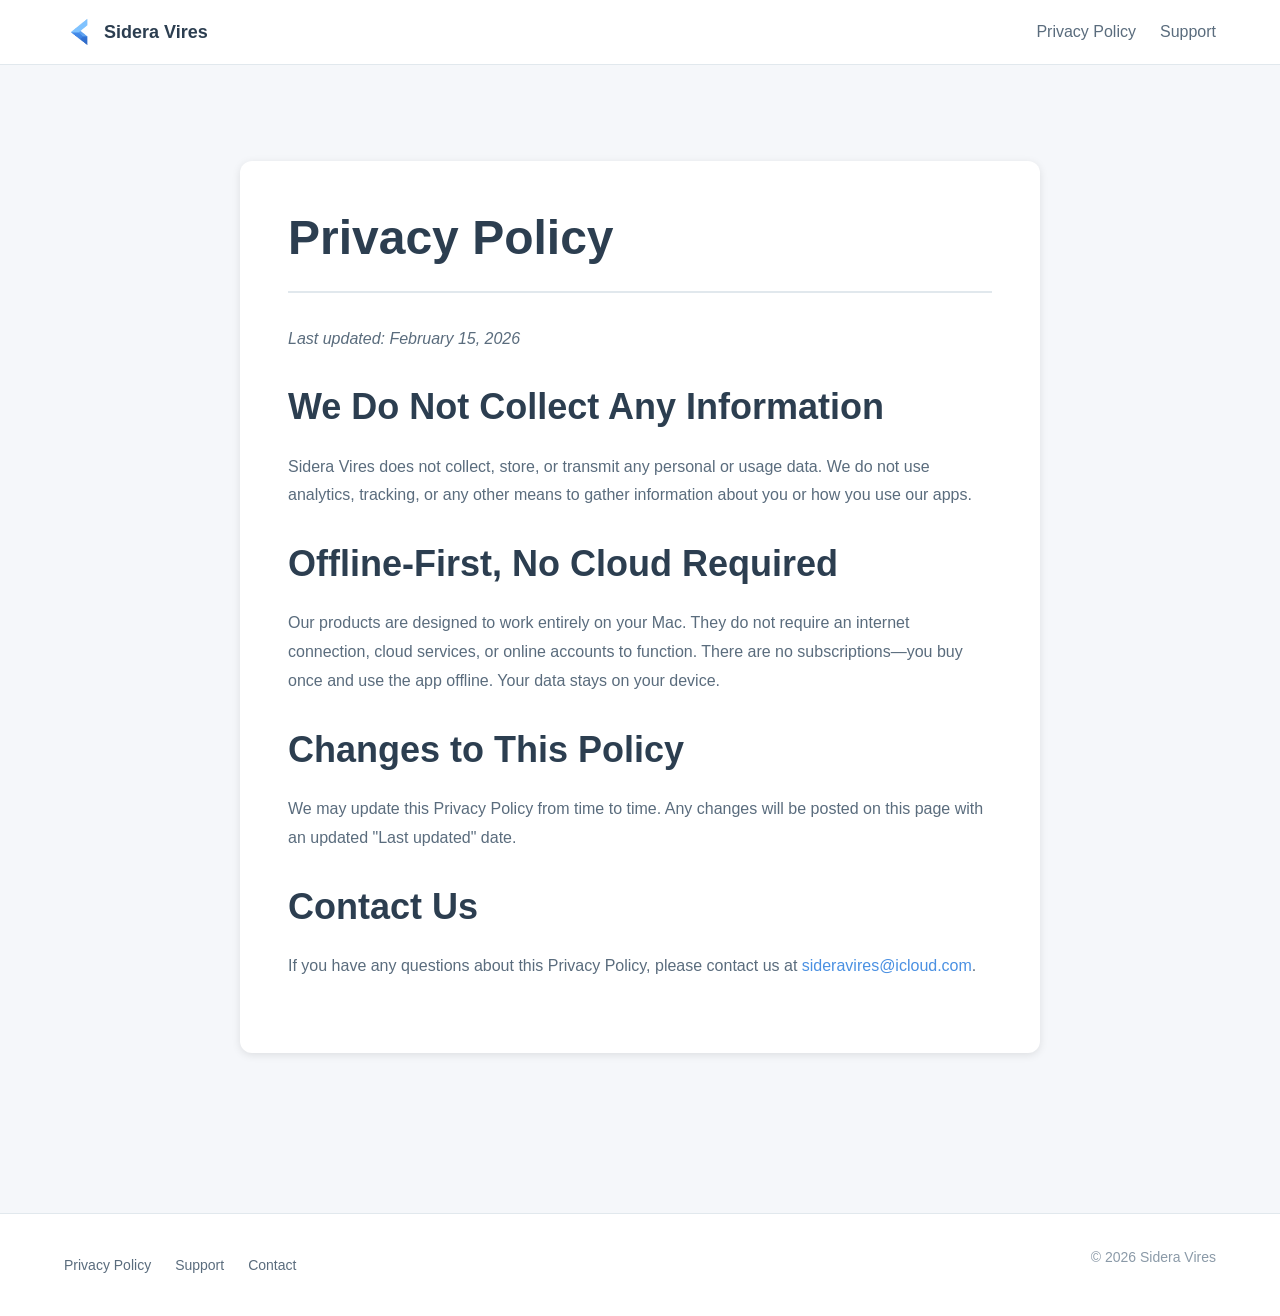
<file: privacy-policy.html>
<!DOCTYPE html>
<html lang="en">
<head>
  <meta charset="UTF-8">
  <meta name="viewport" content="width=device-width, initial-scale=1.0">
  <meta name="color-scheme" content="light dark">
  <title>Privacy Policy - ExactScale</title>
  <link rel="icon" href="images/sidera-logo.png" type="image/png">
  <link rel="stylesheet" href="css/styles.css">
</head>
<body>
  <!-- Header -->
  <header class="header">
    <div class="container">
      <div class="header-content">
        <a href="index.html" class="logo">
          <img src="images/sidera-logo.png" alt="Sidera Vires" class="logo-icon">
          Sidera Vires
        </a>
        <nav class="nav">
          <ul class="nav-links">
            <li><a href="privacy-policy.html">Privacy Policy</a></li>
            <li><a href="support.html">Support</a></li>
          </ul>
        </nav>
      </div>
    </div>
  </header>

  <!-- Main Content -->
  <main class="container" style="padding: 48px 24px;">
    <div class="content-page">
      <h1>Privacy Policy</h1>
      
      <p><em>Last updated: February 15, 2026</em></p>
      
      <h2>We Do Not Collect Any Information</h2>
      <p>Sidera Vires does not collect, store, or transmit any personal or usage data. We do not use analytics, tracking, or any other means to gather information about you or how you use our apps.</p>
      
      <h2>Offline-First, No Cloud Required</h2>
      <p>Our products are designed to work entirely on your Mac. They do not require an internet connection, cloud services, or online accounts to function. There are no subscriptions—you buy once and use the app offline. Your data stays on your device.</p>
      
      <h2>Changes to This Policy</h2>
      <p>We may update this Privacy Policy from time to time. Any changes will be posted on this page with an updated "Last updated" date.</p>
      
      <h2>Contact Us</h2>
      <p>If you have any questions about this Privacy Policy, please contact us at <a href="mailto:sideravires@icloud.com">sideravires@icloud.com</a>.</p>
    </div>
  </main>

  <!-- Footer -->
  <footer class="footer">
    <div class="container">
      <div class="footer-content">
        <ul class="footer-links">
          <li><a href="privacy-policy.html">Privacy Policy</a></li>
          <li><a href="support.html">Support</a></li>
          <li><a href="support.html">Contact</a></li>
        </ul>
        <p class="footer-copyright">© 2026 Sidera Vires</p>
      </div>
    </div>
  </footer>
</body>
</html>
</file>
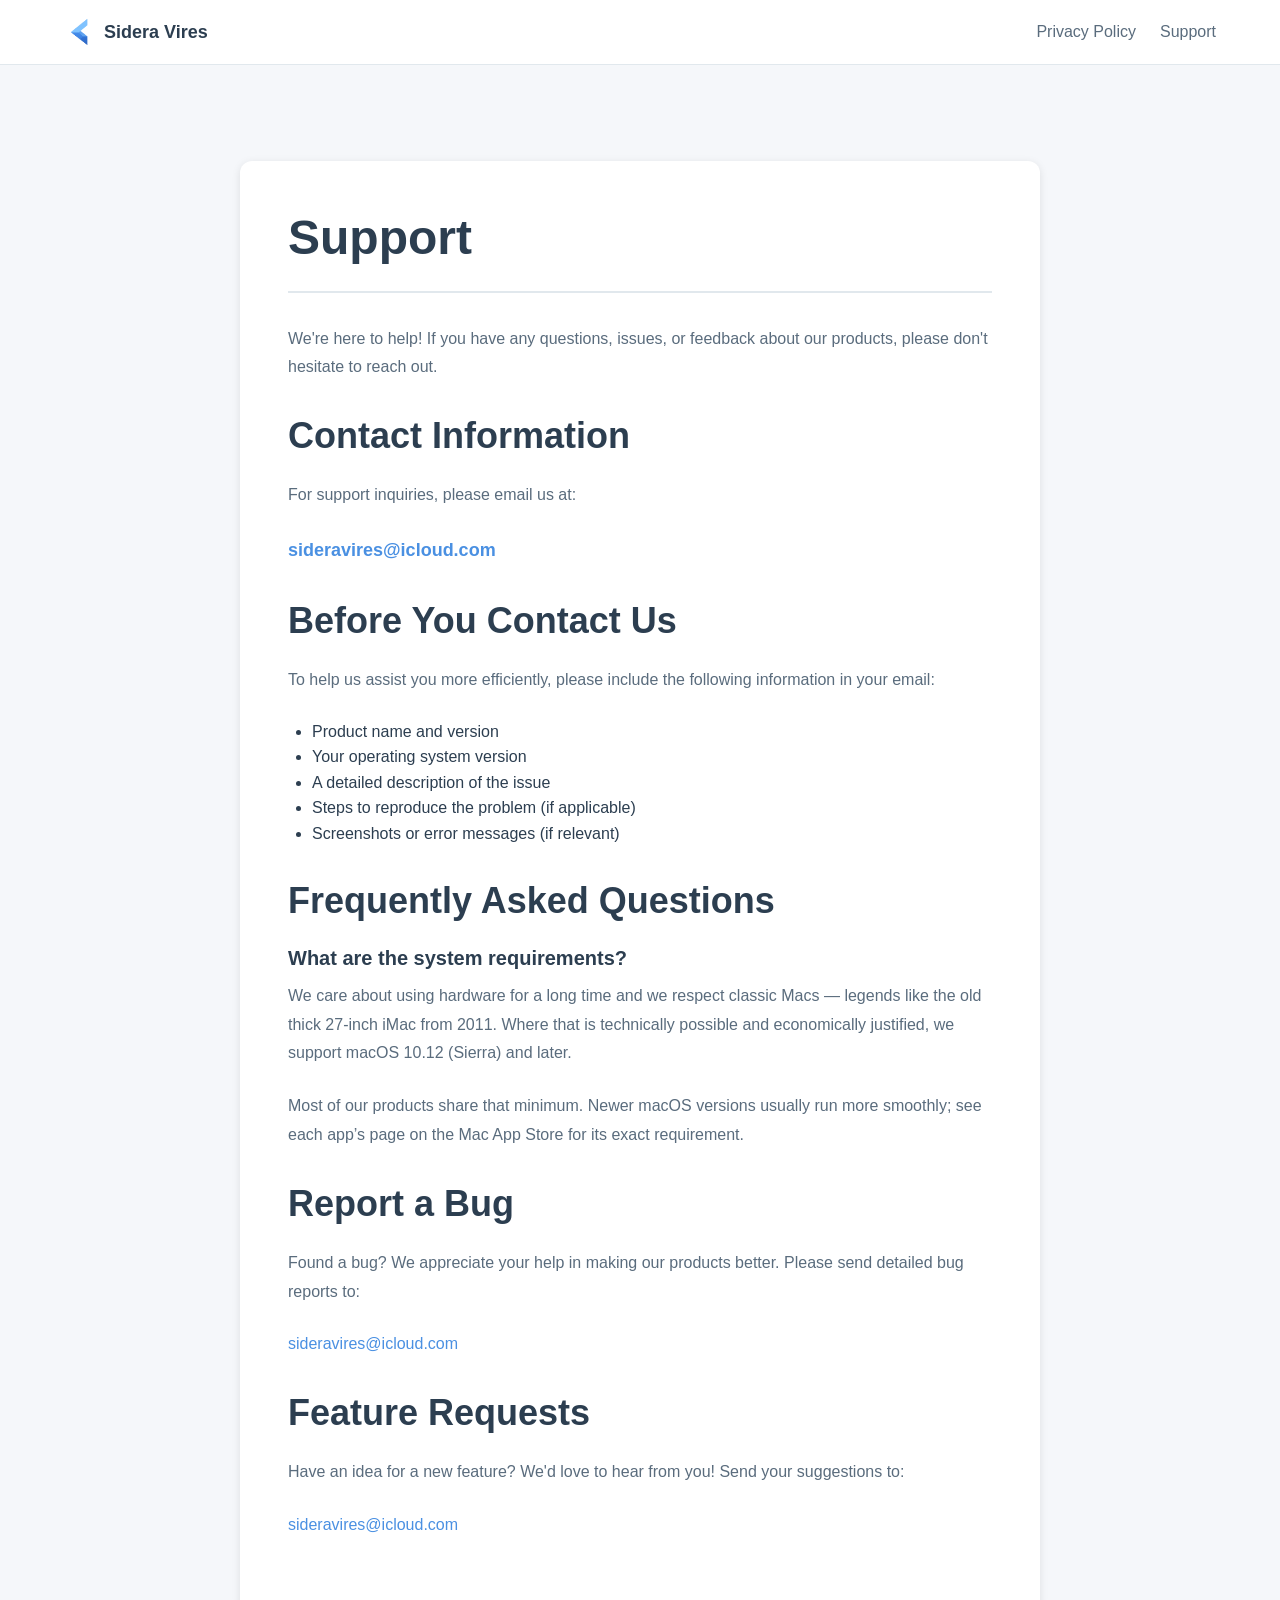
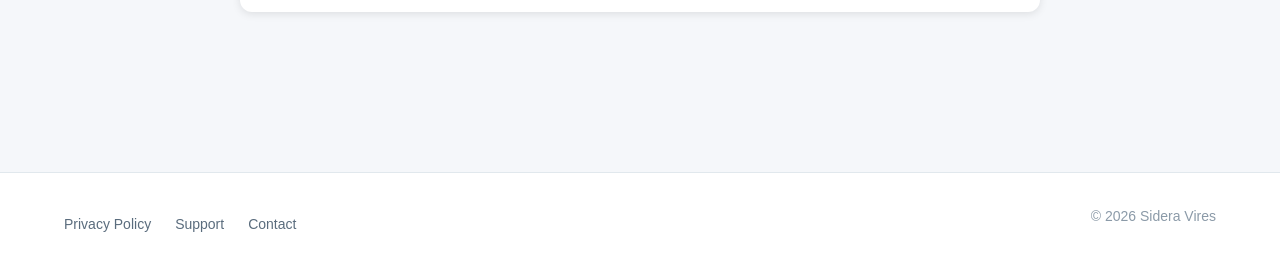
<file: support.html>
<!DOCTYPE html>
<html lang="en">
<head>
  <meta charset="UTF-8">
  <meta name="viewport" content="width=device-width, initial-scale=1.0">
  <meta name="color-scheme" content="light dark">
  <title>Support - ExactScale</title>
  <link rel="icon" href="images/sidera-logo.png" type="image/png">
  <link rel="stylesheet" href="css/styles.css">
</head>
<body>
  <!-- Header -->
  <header class="header">
    <div class="container">
      <div class="header-content">
        <a href="index.html" class="logo">
          <img src="images/sidera-logo.png" alt="Sidera Vires" class="logo-icon">
          Sidera Vires
        </a>
        <nav class="nav">
          <ul class="nav-links">
            <li><a href="privacy-policy.html">Privacy Policy</a></li>
            <li><a href="support.html">Support</a></li>
          </ul>
        </nav>
      </div>
    </div>
  </header>

  <!-- Main Content -->
  <main class="container" style="padding: 48px 24px;">
    <div class="content-page">
      <h1>Support</h1>

      <p>We're here to help! If you have any questions, issues, or feedback about our products, please don't hesitate to reach out.</p>

      <h2>Contact Information</h2>
      <p>For support inquiries, please email us at:</p>
      <p style="font-size: 18px; margin: 24px 0;">
        <a href="mailto:sideravires@icloud.com" style="font-weight: 600;">sideravires@icloud.com</a>
      </p>

      <h2>Before You Contact Us</h2>
      <p>To help us assist you more efficiently, please include the following information in your email:</p>
      <ul style="margin-left: 24px; margin-bottom: 16px;">
        <li>Product name and version</li>
        <li>Your operating system version</li>
        <li>A detailed description of the issue</li>
        <li>Steps to reproduce the problem (if applicable)</li>
        <li>Screenshots or error messages (if relevant)</li>
      </ul>

      <h2>Frequently Asked Questions</h2>

      <h3 style="font-size: 20px; margin-top: 24px; margin-bottom: 12px;">What are the system requirements?</h3>
      <p>We care about using hardware for a long time and we respect classic Macs — legends like the old thick 27-inch iMac from 2011. Where that is technically possible and economically justified, we support macOS 10.12 (Sierra) and later.</p>
      <p>Most of our products share that minimum. Newer macOS versions usually run more smoothly; see each app’s page on the Mac App Store for its exact requirement.</p>

      <h2>Report a Bug</h2>
      <p>Found a bug? We appreciate your help in making our products better. Please send detailed bug reports to:</p>
      <p><a href="mailto:sideravires@icloud.com">sideravires@icloud.com</a></p>

      <h2>Feature Requests</h2>
      <p>Have an idea for a new feature? We'd love to hear from you! Send your suggestions to:</p>
      <p><a href="mailto:sideravires@icloud.com">sideravires@icloud.com</a></p>
    </div>
  </main>

  <!-- Footer -->
  <footer class="footer">
    <div class="container">
      <div class="footer-content">
        <ul class="footer-links">
          <li><a href="privacy-policy.html">Privacy Policy</a></li>
          <li><a href="support.html">Support</a></li>
          <li><a href="support.html">Contact</a></li>
        </ul>
        <p class="footer-copyright">© 2026 Sidera Vires</p>
      </div>
    </div>
  </footer>
</body>
</html>
</file>
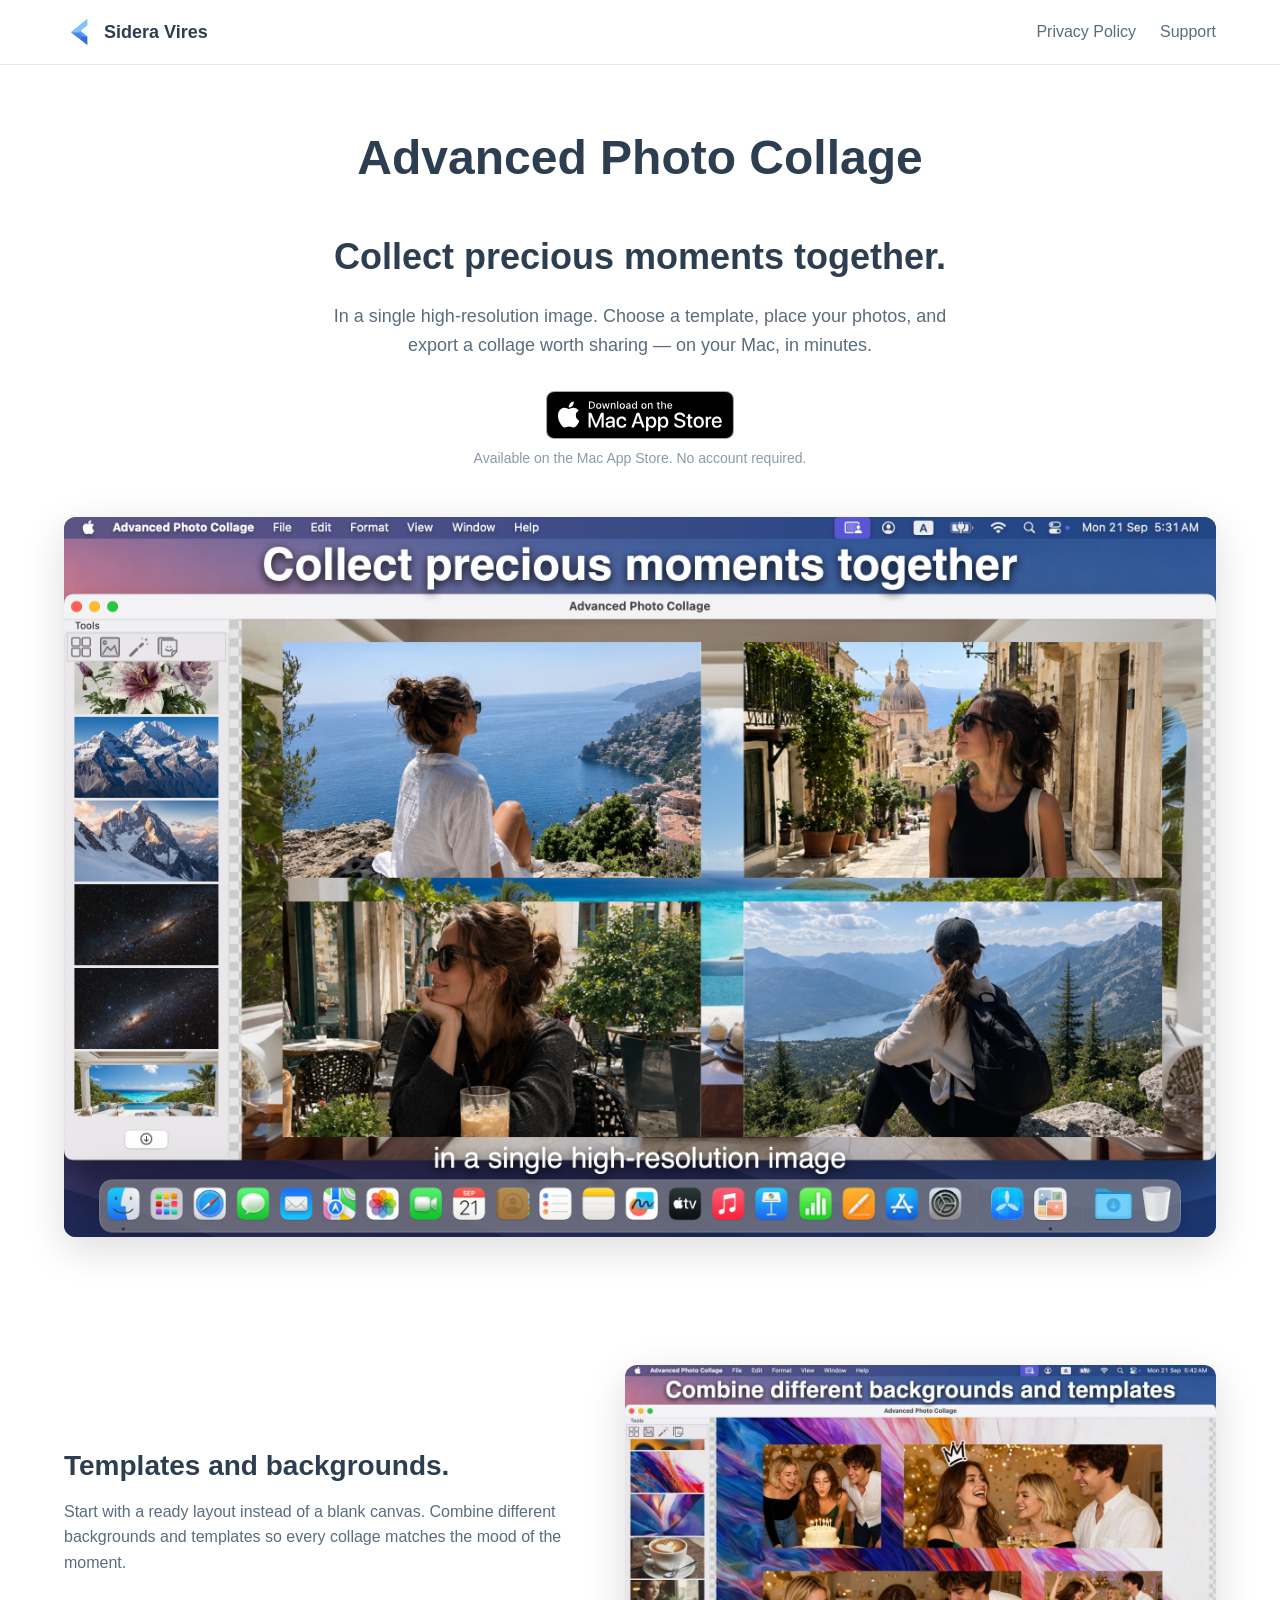
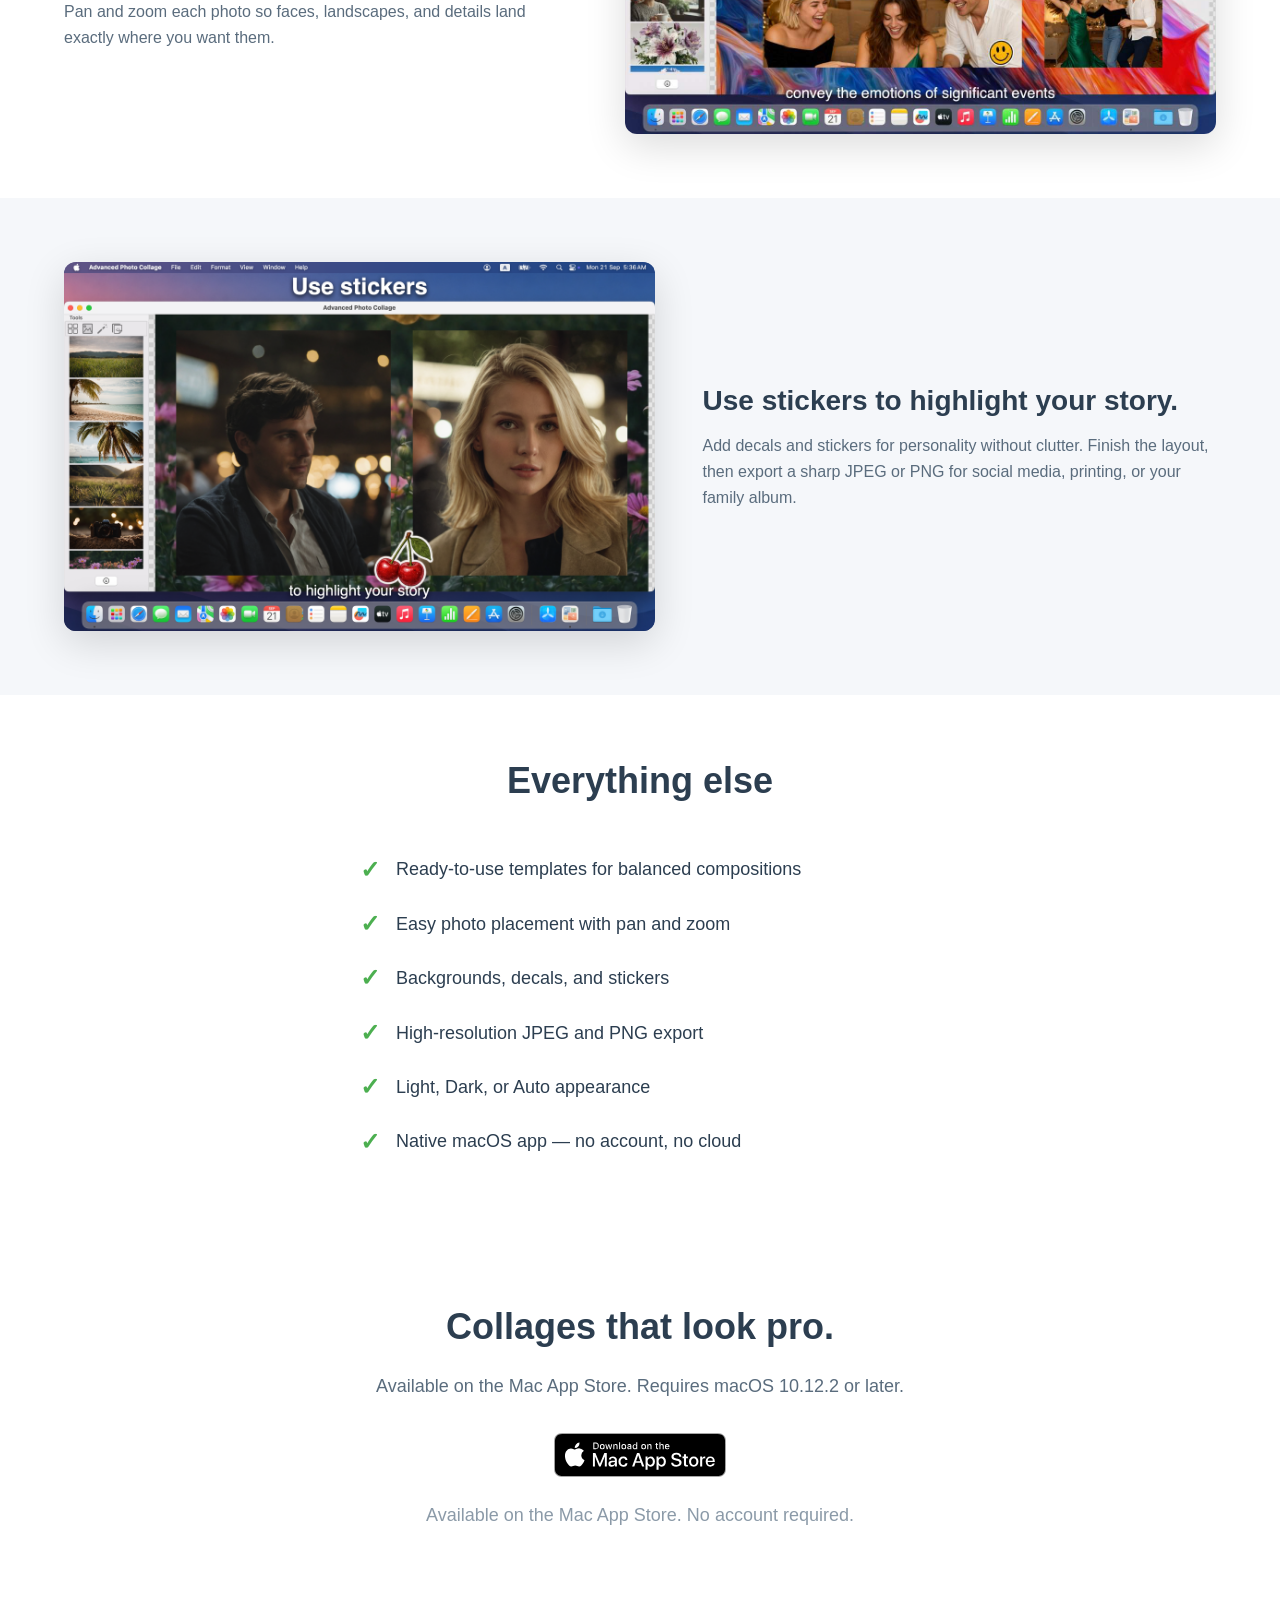
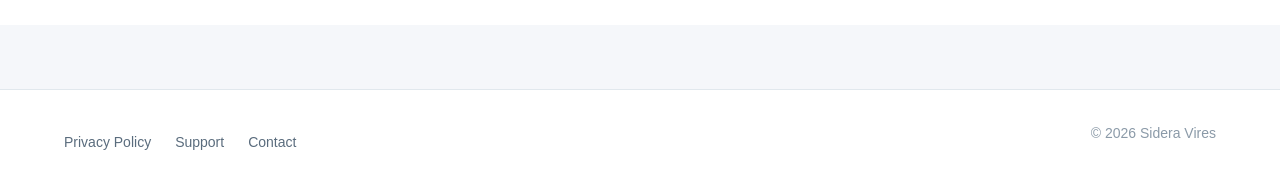
<file: products/advanced-photo-collage.html>
<!DOCTYPE html>
<html lang="en">
<head>
  <meta charset="UTF-8">
  <meta name="viewport" content="width=device-width, initial-scale=1.0">
  <meta name="color-scheme" content="light dark">
  <title>Advanced Photo Collage - Collages that look pro</title>
  <meta name="description" content="Turn everyday photos into polished collages on macOS. Templates, backgrounds, stickers, and high-resolution export.">
  <meta property="og:title" content="Advanced Photo Collage - Collages that look pro">
  <meta property="og:description" content="Choose a layout, place your photos, add backgrounds and stickers, then export a sharp JPEG or PNG — native for Mac.">
  <meta property="og:image" content="/images/advanced-photo-collage-hero.png">
  <link rel="icon" href="../images/sidera-logo.png" type="image/png">
  <link rel="stylesheet" href="../css/styles.css">
</head>
<body>
  <!-- Header -->
  <header class="header">
    <div class="container">
      <div class="header-content">
        <a href="../index.html" class="logo">
          <img src="../images/sidera-logo.png" alt="Sidera Vires" class="logo-icon">
          Sidera Vires
        </a>
        <nav class="nav">
          <ul class="nav-links">
            <li><a href="../privacy-policy.html">Privacy Policy</a></li>
            <li><a href="../support.html">Support</a></li>
          </ul>
        </nav>
      </div>
    </div>
  </header>

  <!-- Hero Section -->
  <section class="hero">
    <div class="container">
      <h1 class="section-title">Advanced Photo Collage</h1>
      <div style="text-align: center; max-width: 640px; margin: 0 auto;">
        <h2 style="margin-bottom: var(--spacing-md);">Collect precious moments together.</h2>
        <p class="hero-subtitle">In a single high-resolution image. Choose a template, place your photos, and export a collage worth sharing — on your Mac, in minutes.</p>
        <div class="hero-cta" style="justify-content: center; margin-top: var(--spacing-lg);">
          <a href="https://apps.apple.com/us/app/advanced-photo-collage/id6797552985?mt=12" class="mac-app-store-badge" data-app-store-id="6797552985" target="_blank" rel="noopener noreferrer">
            <picture>
              <source srcset="../images/Download_on_the_Mac_App_Store_Badge_US-UK_RGB_wht_092917.svg" media="(prefers-color-scheme: dark)">
              <img src="../images/Download_on_the_Mac_App_Store_Badge_US-UK_RGB_blk_092917.svg" alt="Download on the Mac App Store" height="48" width="156">
            </picture>
          </a>
          <p class="hero-meta">Available on the Mac App Store. No account required.</p>
        </div>
      </div>
      <div class="showcase-wrap">
        <div class="progressive-media">
          <img class="progressive-media__preview" src="../images/advanced-photo-collage-hero-preview.jpg" alt="Building a photo collage in Advanced Photo Collage" loading="eager" width="1600" height="1000" decoding="async">
          <img class="progressive-media__full" src="../images/advanced-photo-collage-hero.png" alt="" width="1600" height="1000" decoding="async" fetchpriority="high">
        </div>
      </div>
    </div>
  </section>

  <!-- Templates & backgrounds -->
  <section class="section" style="background-color: var(--bg-white);">
    <div class="container">
      <div class="section-content section-content--balanced">
        <div class="section-text">
          <h3>Templates and backgrounds.</h3>
          <p>Start with a ready layout instead of a blank canvas. Combine different backgrounds and templates so every collage matches the mood of the moment.</p>
          <p>Pan and zoom each photo so faces, landscapes, and details land exactly where you want them.</p>
        </div>
        <div class="progressive-media">
          <img class="progressive-media__preview" src="../images/advanced-photo-collage-templates-preview.jpg" alt="Collage with background and template layout" loading="lazy" width="1600" height="1000" decoding="async">
          <img class="progressive-media__full" src="../images/advanced-photo-collage-templates.png" alt="" loading="lazy" width="1600" height="1000" decoding="async">
        </div>
      </div>
    </div>
  </section>

  <!-- Stickers -->
  <section class="section">
    <div class="container">
      <div class="section-content section-content--balanced section-content--reverse">
        <div class="section-text">
          <h3>Use stickers to highlight your story.</h3>
          <p>Add decals and stickers for personality without clutter. Finish the layout, then export a sharp JPEG or PNG for social media, printing, or your family album.</p>
        </div>
        <div class="progressive-media">
          <img class="progressive-media__preview" src="../images/advanced-photo-collage-stickers-preview.jpg" alt="Collage with stickers highlighting the story" loading="lazy" width="1600" height="1000" decoding="async">
          <img class="progressive-media__full" src="../images/advanced-photo-collage-stickers.png" alt="" loading="lazy" width="1600" height="1000" decoding="async">
        </div>
      </div>
    </div>
  </section>

  <!-- Details Section -->
  <section class="section" style="background-color: var(--bg-white);">
    <div class="container">
      <h2 class="section-title">Everything else</h2>
      <ul class="feature-list" style="max-width: 560px; margin: 0 auto;">
        <li>Ready-to-use templates for balanced compositions</li>
        <li>Easy photo placement with pan and zoom</li>
        <li>Backgrounds, decals, and stickers</li>
        <li>High-resolution JPEG and PNG export</li>
        <li>Light, Dark, or Auto appearance</li>
        <li>Native macOS app — no account, no cloud</li>
      </ul>
    </div>
  </section>

  <!-- Download / CTA Section -->
  <section class="cta-section" id="download">
    <div class="container">
      <h2>Collages that look pro.</h2>
      <p>Available on the Mac App Store. Requires macOS 10.12.2 or later.</p>
      <a href="https://apps.apple.com/us/app/advanced-photo-collage/id6797552985?mt=12" class="mac-app-store-badge" data-app-store-id="6797552985" target="_blank" rel="noopener noreferrer">
        <picture>
          <source srcset="../images/Download_on_the_Mac_App_Store_Badge_US-UK_RGB_wht_092917.svg" media="(prefers-color-scheme: dark)">
          <img src="../images/Download_on_the_Mac_App_Store_Badge_US-UK_RGB_blk_092917.svg" alt="Download on the Mac App Store" height="44" width="143">
        </picture>
      </a>
      <p class="hero-meta" style="margin-top: 16px; color: var(--text-light);">Available on the Mac App Store. No account required.</p>
    </div>
  </section>

  <!-- Footer -->
  <footer class="footer">
    <div class="container">
      <div class="footer-content">
        <ul class="footer-links">
          <li><a href="../privacy-policy.html">Privacy Policy</a></li>
          <li><a href="../support.html">Support</a></li>
          <li><a href="../support.html">Contact</a></li>
        </ul>
        <p class="footer-copyright">© 2026 Sidera Vires</p>
      </div>
    </div>
  </footer>
  <script src="../js/app-store-links.js"></script>
  <script src="../js/progressive-images.js"></script>
</body>
</html>
</file>
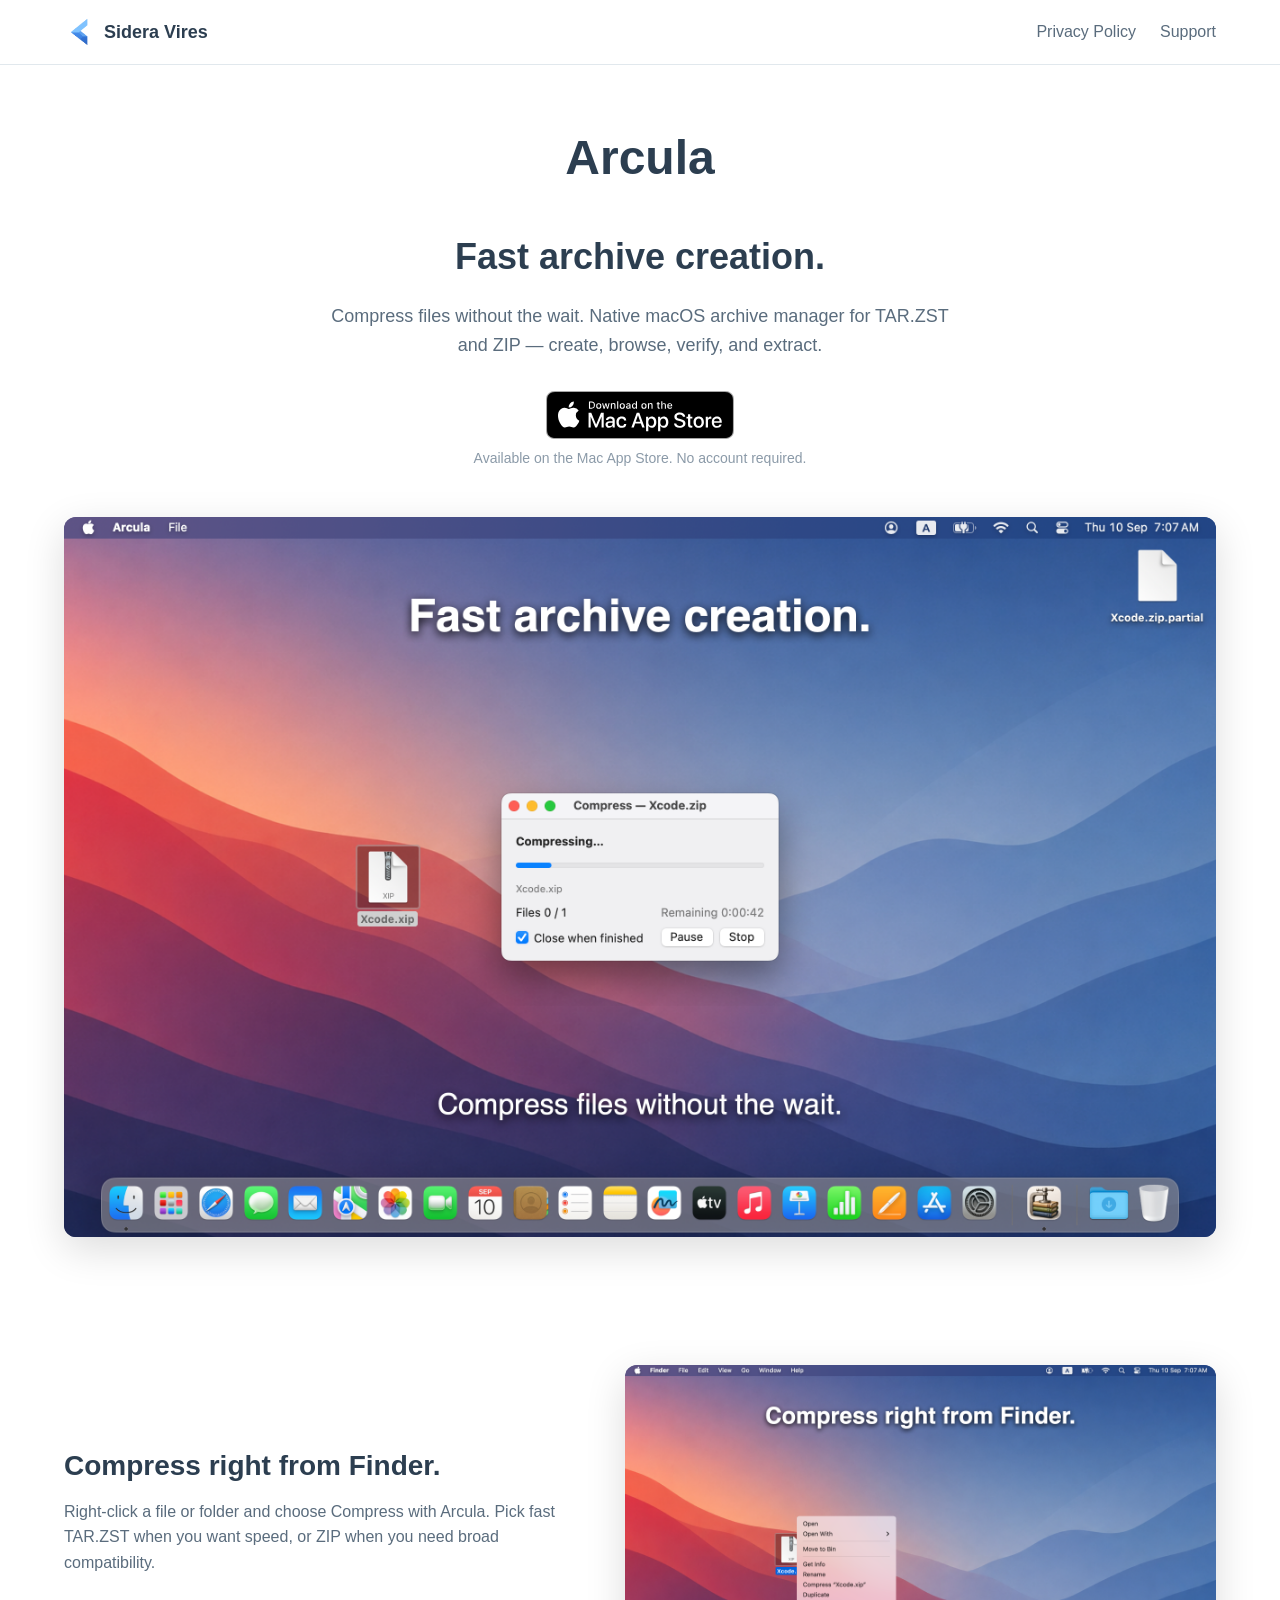
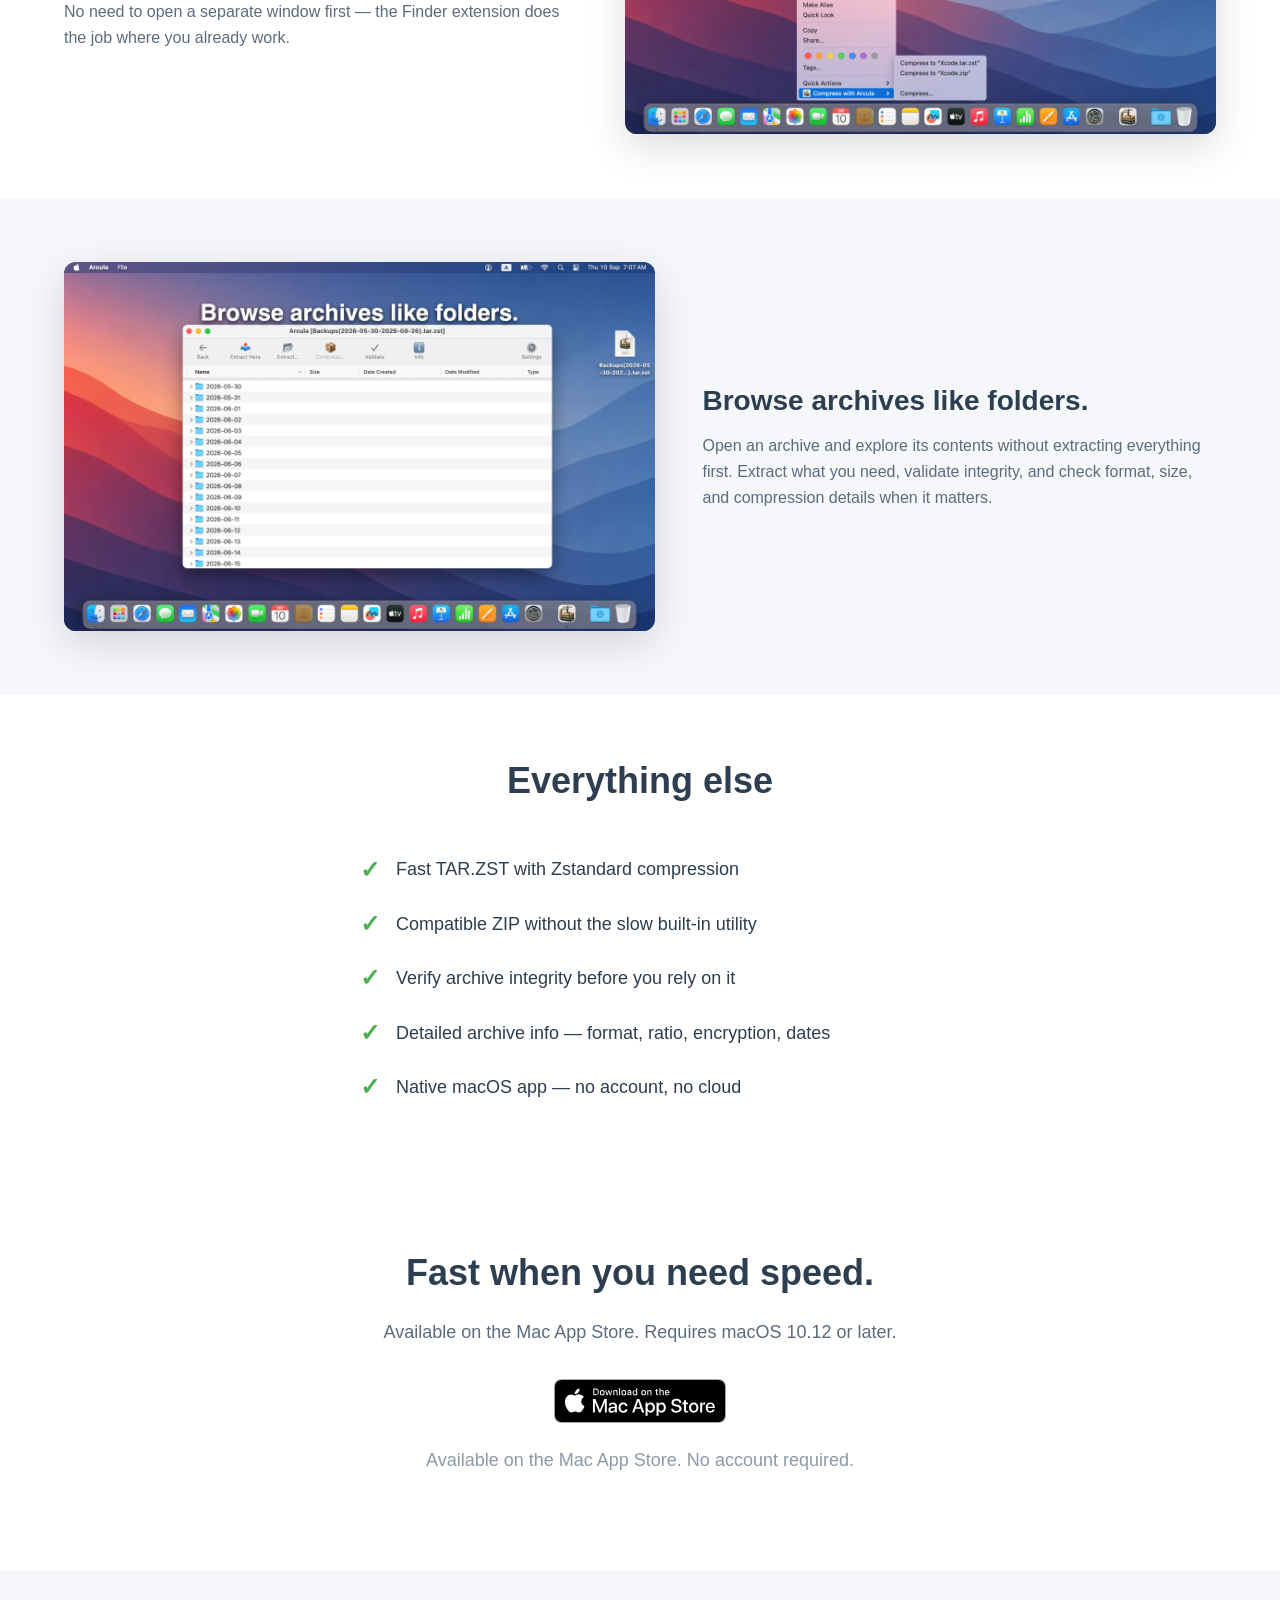
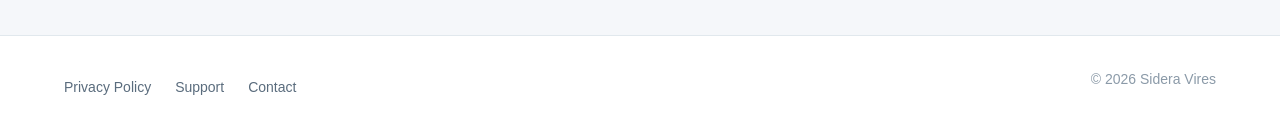
<file: products/arcula.html>
<!DOCTYPE html>
<html lang="en">
<head>
  <meta charset="UTF-8">
  <meta name="viewport" content="width=device-width, initial-scale=1.0">
  <meta name="color-scheme" content="light dark">
  <title>Arcula - Fast Archive Manager for macOS</title>
  <meta name="description" content="Create, browse, verify and extract archives on macOS. Fast TAR.ZST, compatible ZIP, and compress right from Finder.">
  <meta property="og:title" content="Arcula - Fast Archive Manager for macOS">
  <meta property="og:description" content="Native archive manager for macOS. Fast Zstandard TAR.ZST, ZIP, Finder extension, browse without extracting.">
  <meta property="og:image" content="/images/arcula-hero.png">
  <link rel="icon" href="../images/sidera-logo.png" type="image/png">
  <link rel="stylesheet" href="../css/styles.css">
</head>
<body>
  <!-- Header -->
  <header class="header">
    <div class="container">
      <div class="header-content">
        <a href="../index.html" class="logo">
          <img src="../images/sidera-logo.png" alt="Sidera Vires" class="logo-icon">
          Sidera Vires
        </a>
        <nav class="nav">
          <ul class="nav-links">
            <li><a href="../privacy-policy.html">Privacy Policy</a></li>
            <li><a href="../support.html">Support</a></li>
          </ul>
        </nav>
      </div>
    </div>
  </header>

  <!-- Hero Section -->
  <section class="hero">
    <div class="container">
      <h1 class="section-title">Arcula</h1>
      <div style="text-align: center; max-width: 640px; margin: 0 auto;">
        <h2 style="margin-bottom: var(--spacing-md);">Fast archive creation.</h2>
        <p class="hero-subtitle">Compress files without the wait. Native macOS archive manager for TAR.ZST and ZIP — create, browse, verify, and extract.</p>
        <div class="hero-cta" style="justify-content: center; margin-top: var(--spacing-lg);">
          <a href="https://apps.apple.com/us/app/arcula/id6805182779?mt=12" class="mac-app-store-badge" data-app-store-id="6805182779" target="_blank" rel="noopener noreferrer">
            <picture>
              <source srcset="../images/Download_on_the_Mac_App_Store_Badge_US-UK_RGB_wht_092917.svg" media="(prefers-color-scheme: dark)">
              <img src="../images/Download_on_the_Mac_App_Store_Badge_US-UK_RGB_blk_092917.svg" alt="Download on the Mac App Store" height="48" width="156">
            </picture>
          </a>
          <p class="hero-meta">Available on the Mac App Store. No account required.</p>
        </div>
      </div>
      <div class="showcase-wrap">
        <div class="progressive-media">
          <img class="progressive-media__preview" src="../images/arcula-hero-preview.jpg" alt="Arcula compressing an archive with progress" loading="eager" width="2560" height="1600" decoding="async">
          <img class="progressive-media__full" src="../images/arcula-hero.png" alt="" width="2560" height="1600" decoding="async" fetchpriority="high">
        </div>
      </div>
    </div>
  </section>

  <!-- Finder -->
  <section class="section" style="background-color: var(--bg-white);">
    <div class="container">
      <div class="section-content section-content--balanced">
        <div class="section-text">
          <h3>Compress right from Finder.</h3>
          <p>Right-click a file or folder and choose Compress with Arcula. Pick fast TAR.ZST when you want speed, or ZIP when you need broad compatibility.</p>
          <p>No need to open a separate window first — the Finder extension does the job where you already work.</p>
        </div>
        <div class="progressive-media">
          <img class="progressive-media__preview" src="../images/arcula-finder-preview.jpg" alt="Compress with Arcula from the Finder context menu" loading="lazy" width="2560" height="1600" decoding="async">
          <img class="progressive-media__full" src="../images/arcula-finder.png" alt="" loading="lazy" width="2560" height="1600" decoding="async">
        </div>
      </div>
    </div>
  </section>

  <!-- Browse -->
  <section class="section">
    <div class="container">
      <div class="section-content section-content--balanced section-content--reverse">
        <div class="section-text">
          <h3>Browse archives like folders.</h3>
          <p>Open an archive and explore its contents without extracting everything first. Extract what you need, validate integrity, and check format, size, and compression details when it matters.</p>
        </div>
        <div class="progressive-media">
          <img class="progressive-media__preview" src="../images/arcula-browse-preview.jpg" alt="Browsing a TAR.ZST archive in Arcula" loading="lazy" width="2560" height="1600" decoding="async">
          <img class="progressive-media__full" src="../images/arcula-browse.png" alt="" loading="lazy" width="2560" height="1600" decoding="async">
        </div>
      </div>
    </div>
  </section>

  <!-- Details Section -->
  <section class="section" style="background-color: var(--bg-white);">
    <div class="container">
      <h2 class="section-title">Everything else</h2>
      <ul class="feature-list" style="max-width: 560px; margin: 0 auto;">
        <li>Fast TAR.ZST with Zstandard compression</li>
        <li>Compatible ZIP without the slow built-in utility</li>
        <li>Verify archive integrity before you rely on it</li>
        <li>Detailed archive info — format, ratio, encryption, dates</li>
        <li>Native macOS app — no account, no cloud</li>
      </ul>
    </div>
  </section>

  <!-- Download / CTA Section -->
  <section class="cta-section" id="download">
    <div class="container">
      <h2>Fast when you need speed.</h2>
      <p>Available on the Mac App Store. Requires macOS 10.12 or later.</p>
      <a href="https://apps.apple.com/us/app/arcula/id6805182779?mt=12" class="mac-app-store-badge" data-app-store-id="6805182779" target="_blank" rel="noopener noreferrer">
        <picture>
          <source srcset="../images/Download_on_the_Mac_App_Store_Badge_US-UK_RGB_wht_092917.svg" media="(prefers-color-scheme: dark)">
          <img src="../images/Download_on_the_Mac_App_Store_Badge_US-UK_RGB_blk_092917.svg" alt="Download on the Mac App Store" height="44" width="143">
        </picture>
      </a>
      <p class="hero-meta" style="margin-top: 16px; color: var(--text-light);">Available on the Mac App Store. No account required.</p>
    </div>
  </section>

  <!-- Footer -->
  <footer class="footer">
    <div class="container">
      <div class="footer-content">
        <ul class="footer-links">
          <li><a href="../privacy-policy.html">Privacy Policy</a></li>
          <li><a href="../support.html">Support</a></li>
          <li><a href="../support.html">Contact</a></li>
        </ul>
        <p class="footer-copyright">© 2026 Sidera Vires</p>
      </div>
    </div>
  </footer>
  <script src="../js/app-store-links.js"></script>
  <script src="../js/progressive-images.js"></script>
</body>
</html>
</file>
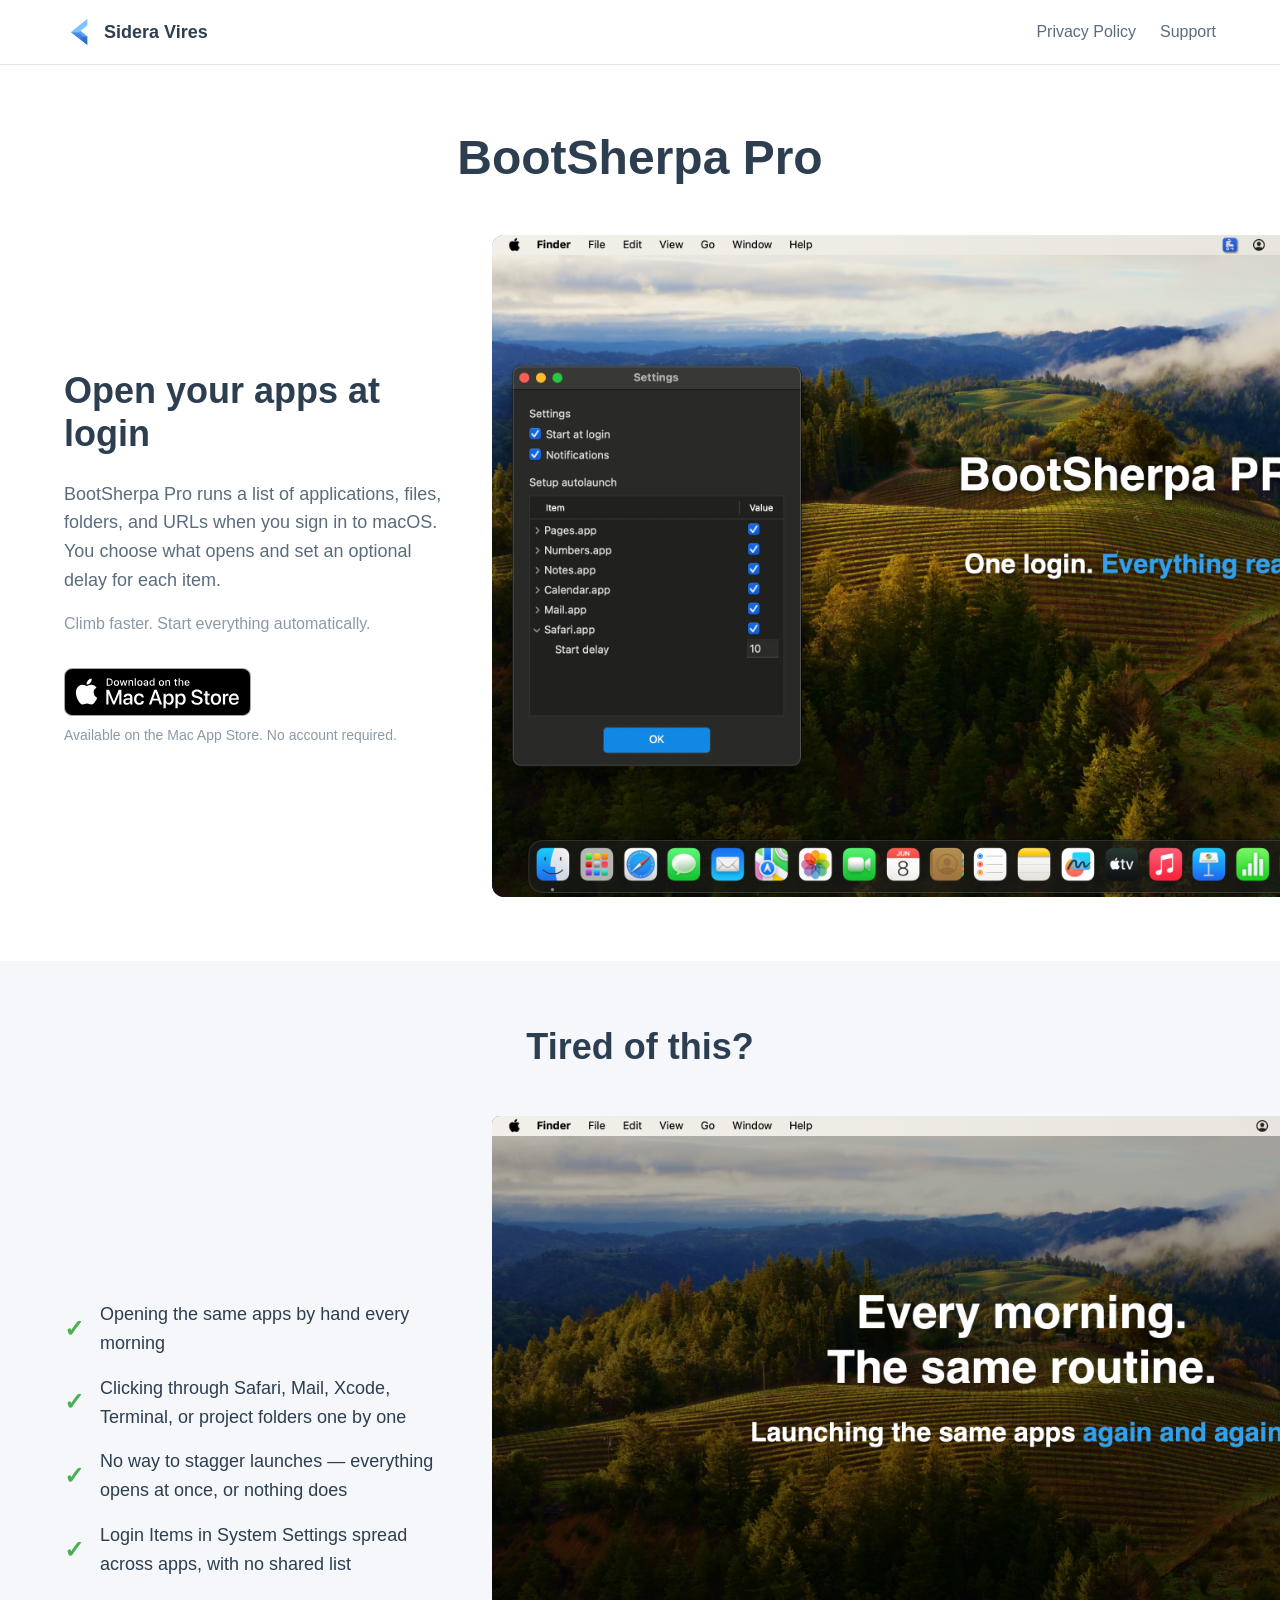
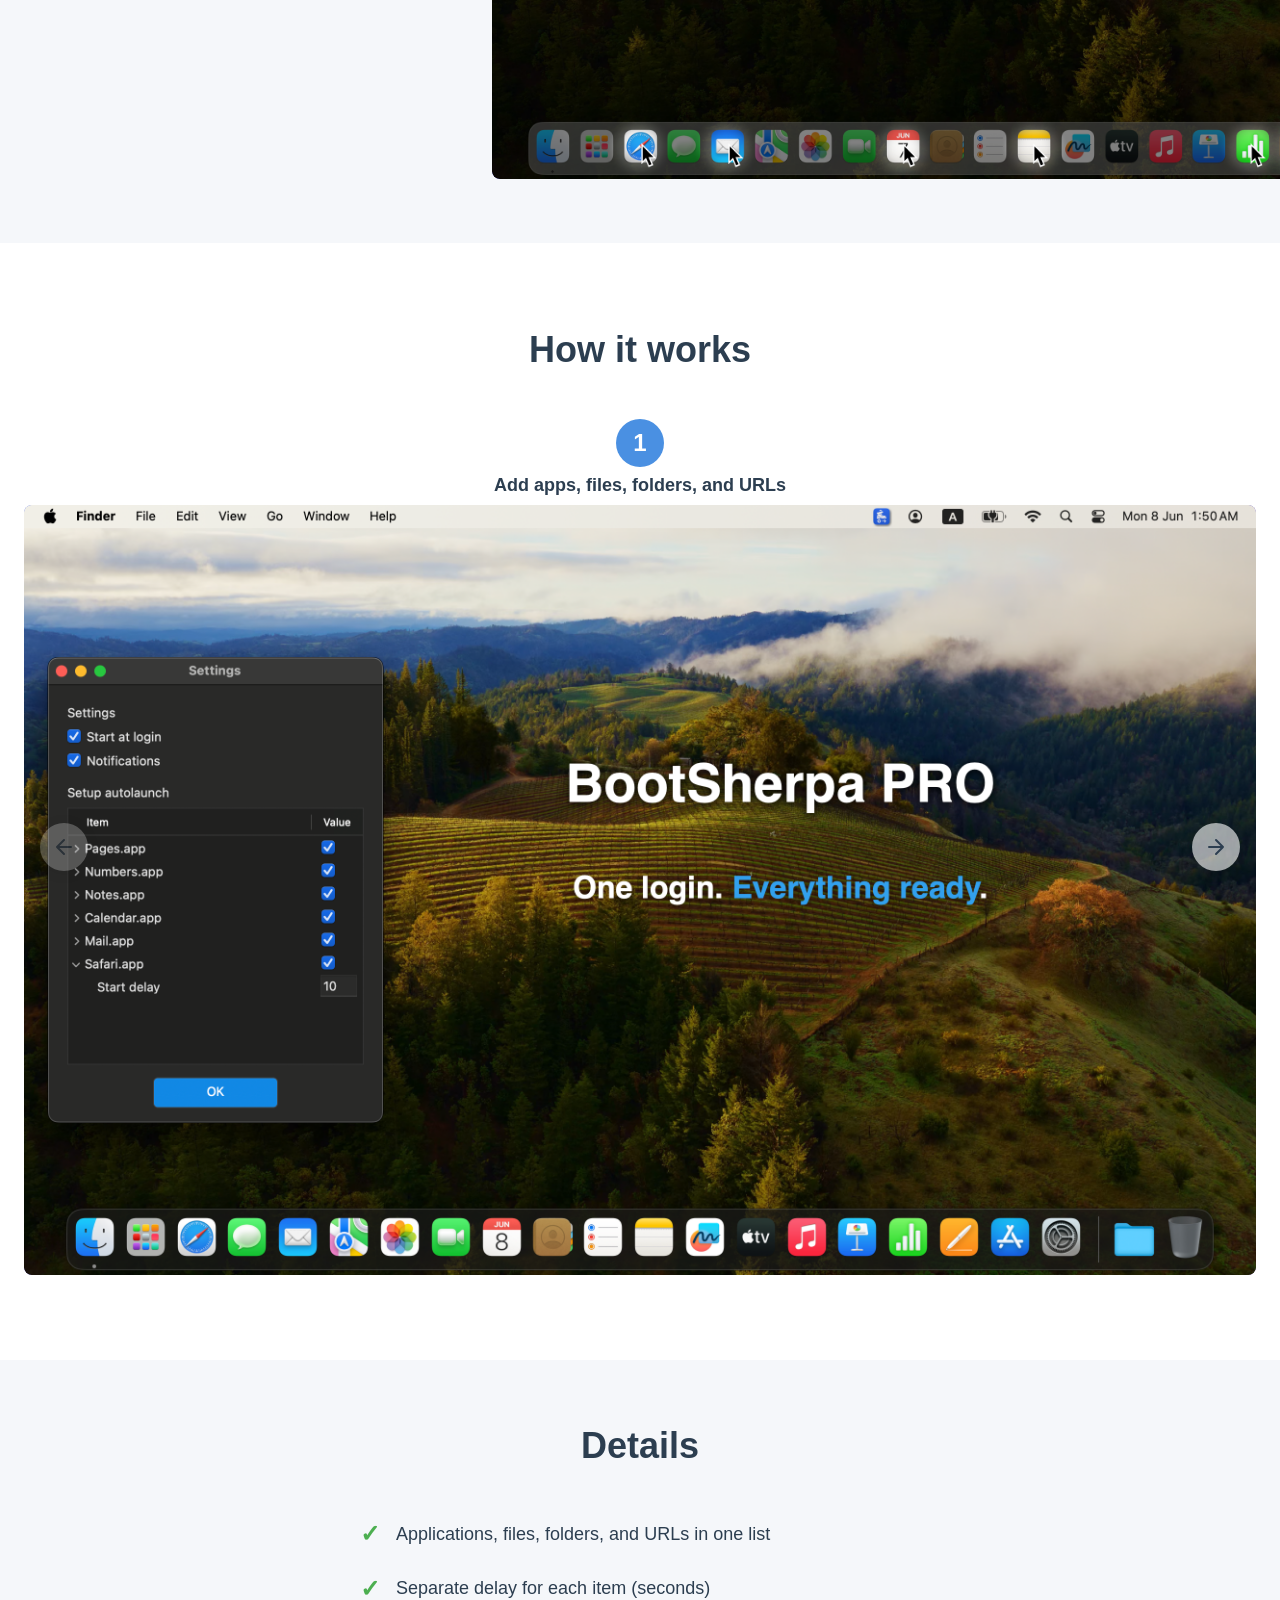
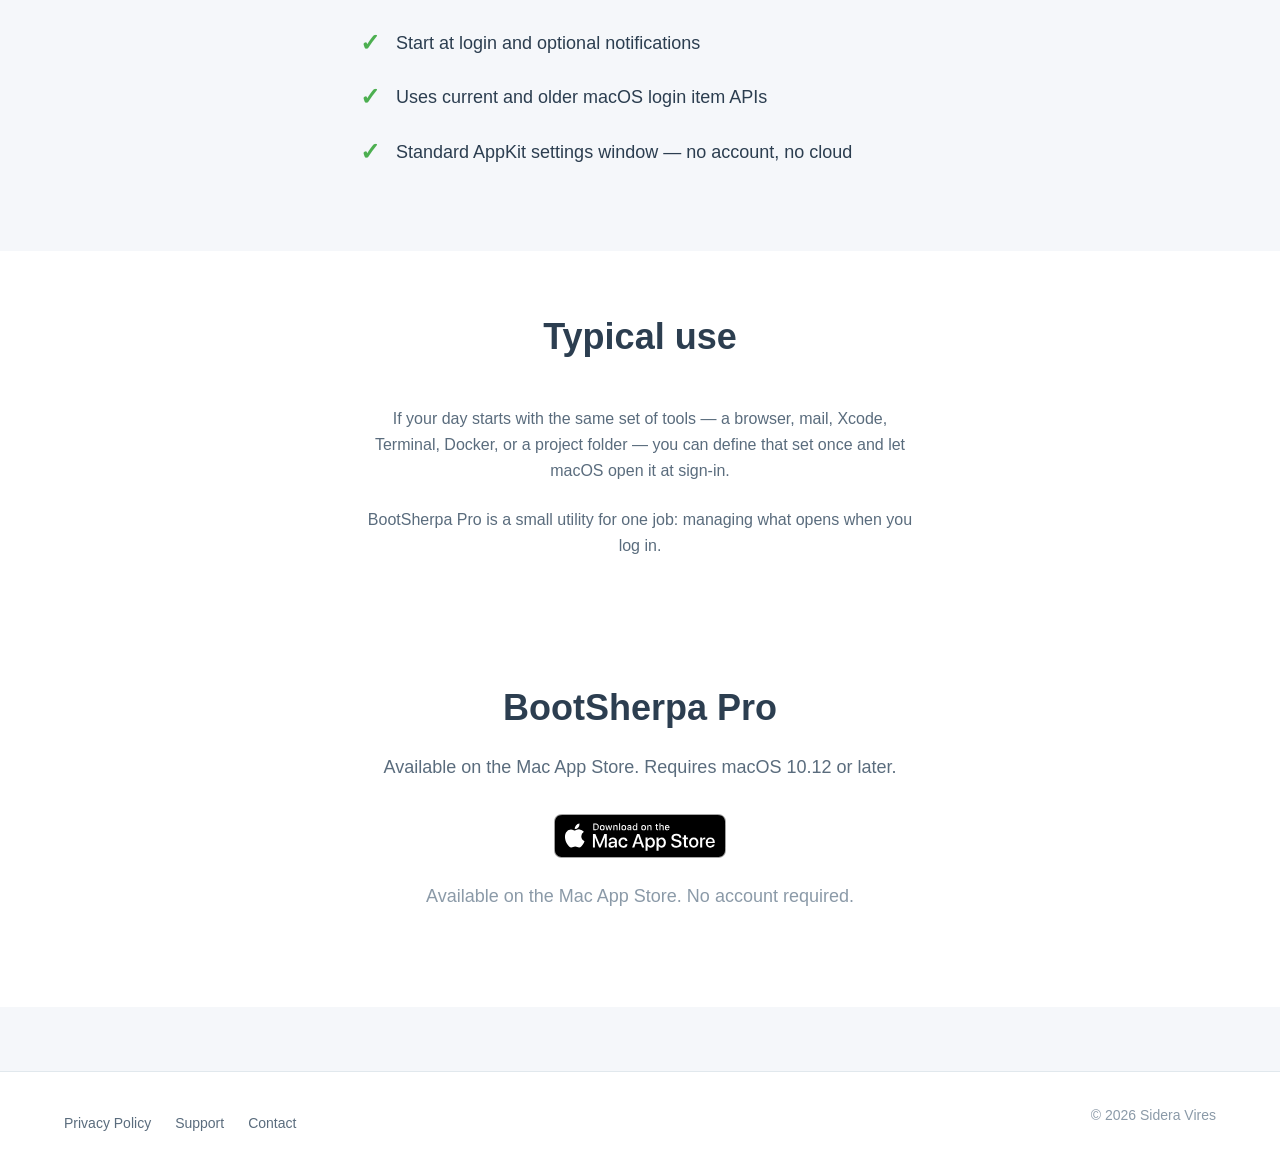
<file: products/bootsherpa-pro.html>
<!DOCTYPE html>
<html lang="en">
<head>
  <meta charset="UTF-8">
  <meta name="viewport" content="width=device-width, initial-scale=1.0">
  <meta name="color-scheme" content="light dark">
  <title>BootSherpa Pro - Login Items for macOS</title>
  <meta name="description" content="Open apps, files, folders, and URLs at login. Per-item delays. Built with native macOS login item APIs.">
  <meta property="og:title" content="BootSherpa Pro - Login Items for macOS">
  <meta property="og:description" content="Define what opens when you sign in to macOS. Apps, files, folders, URLs — with an optional delay for each item.">
  <meta property="og:image" content="/images/bootsherpa-hero.png">
  <link rel="icon" href="../images/sidera-logo.png" type="image/png">
  <link rel="stylesheet" href="../css/styles.css">
</head>
<body>
  <!-- Header -->
  <header class="header">
    <div class="container">
      <div class="header-content">
        <a href="../index.html" class="logo">
          <img src="../images/sidera-logo.png" alt="Sidera Vires" class="logo-icon">
          Sidera Vires
        </a>
        <nav class="nav">
          <ul class="nav-links">
            <li><a href="../privacy-policy.html">Privacy Policy</a></li>
            <li><a href="../support.html">Support</a></li>
          </ul>
        </nav>
      </div>
    </div>
  </header>

  <!-- Hero Section -->
  <section class="hero">
    <div class="container">
      <h1 class="section-title">BootSherpa Pro</h1>
      <div class="hero-content">
        <div class="hero-text">
          <h2>Open your apps at login</h2>
          <p class="hero-subtitle">BootSherpa Pro runs a list of applications, files, folders, and URLs when you sign in to macOS. You choose what opens and set an optional delay for each item.</p>
          <p class="hero-tagline">Climb faster. Start everything automatically.</p>
          <div class="hero-cta">
            <a href="https://apps.apple.com/us/app/bootsherpa-pro/id6772615501?mt=12" class="mac-app-store-badge" data-app-store-id="6772615501" target="_blank" rel="noopener noreferrer">
              <picture>
                <source srcset="../images/Download_on_the_Mac_App_Store_Badge_US-UK_RGB_wht_092917.svg" media="(prefers-color-scheme: dark)">
                <img src="../images/Download_on_the_Mac_App_Store_Badge_US-UK_RGB_blk_092917.svg" alt="Download on the Mac App Store" height="48" width="156">
              </picture>
            </a>
            <p class="hero-meta">Available on the Mac App Store. No account required.</p>
          </div>
        </div>
        <div class="hero-image">
          <div class="progressive-media">
            <img class="progressive-media__preview product-img" src="../images/bootsherpa-hero-preview.jpg" alt="BootSherpa Pro startup workflow settings" loading="lazy" width="2560" height="1600" decoding="async">
            <img class="progressive-media__full product-img" src="../images/bootsherpa-hero.png" alt="" loading="lazy" width="2560" height="1600" decoding="async">
          </div>
        </div>
      </div>
    </div>
  </section>

  <!-- Tired of This Section -->
  <section class="section">
    <div class="container">
      <h2 class="section-title">Tired of this?</h2>
      <div class="section-content">
        <div>
          <ul class="feature-list">
            <li>Opening the same apps by hand every morning</li>
            <li>Clicking through Safari, Mail, Xcode, Terminal, or project folders one by one</li>
            <li>No way to stagger launches — everything opens at once, or nothing does</li>
            <li>Login Items in System Settings spread across apps, with no shared list</li>
          </ul>
        </div>
        <div class="media-placeholder">
          <div class="progressive-media">
            <img class="progressive-media__preview product-img" src="../images/bootsherpa-tired-preview.jpg" alt="Repeating the same app launch routine every morning" loading="lazy" width="2560" height="1600" decoding="async">
            <img class="progressive-media__full product-img" src="../images/bootsherpa-tired.png" alt="" loading="lazy" width="2560" height="1600" decoding="async">
          </div>
        </div>
      </div>
    </div>
  </section>

  <!-- Simple as 1-2-3 Section -->
  <section class="section section--wide" style="background-color: var(--bg-white);">
    <div class="container">
      <h2 class="section-title">How it works</h2>
      <div class="steps-wrap">
        <button type="button" class="slider-btn slider-prev" aria-label="Previous step">
          <svg class="slider-arrow" viewBox="0 0 24 24" fill="none" stroke="currentColor" stroke-width="2" stroke-linecap="round" stroke-linejoin="round"><path d="M19 12H5M12 19l-7-7 7-7"/></svg>
        </button>
        <button type="button" class="slider-btn slider-next" aria-label="Next step">
          <svg class="slider-arrow" viewBox="0 0 24 24" fill="none" stroke="currentColor" stroke-width="2" stroke-linecap="round" stroke-linejoin="round"><path d="M5 12h14M12 5l7 7-7 7"/></svg>
        </button>
        <div class="steps" id="steps-slider">
          <div class="step">
            <div class="step-number">1</div>
            <h3 class="step-title">Add apps, files, folders, and URLs</h3>
            <div class="step-image">
              <div class="progressive-media">
                <img class="progressive-media__preview product-img" src="../images/bootsherpa-hero-preview.jpg" alt="Add apps, files, folders, and URLs to autolaunch" loading="lazy" width="2560" height="1600" decoding="async">
                <img class="progressive-media__full product-img" src="../images/bootsherpa-hero.png" alt="" loading="lazy" width="2560" height="1600" decoding="async">
              </div>
            </div>
          </div>
          <div class="step">
            <div class="step-number">2</div>
            <h3 class="step-title">Set a delay per item</h3>
            <div class="step-image">
              <div class="progressive-media">
                <img class="progressive-media__preview product-img" src="../images/bootsherpa-delays-preview.jpg" alt="Custom launch delays for each startup item" loading="lazy" width="2560" height="1600" decoding="async">
                <img class="progressive-media__full product-img" src="../images/bootsherpa-delays.png" alt="" loading="lazy" width="2560" height="1600" decoding="async">
              </div>
            </div>
          </div>
          <div class="step">
            <div class="step-number">3</div>
            <h3 class="step-title">Sign in — the list runs</h3>
            <div class="step-image">
              <div class="progressive-media">
                <img class="progressive-media__preview product-img" src="../images/bootsherpa-tired-preview.jpg" alt="Your workspace ready at login" loading="lazy" width="2560" height="1600" decoding="async">
                <img class="progressive-media__full product-img" src="../images/bootsherpa-tired.png" alt="" loading="lazy" width="2560" height="1600" decoding="async">
              </div>
            </div>
          </div>
        </div>
      </div>
    </div>
  </section>

  <!-- Details Section -->
  <section class="section">
    <div class="container">
      <h2 class="section-title">Details</h2>
      <ul class="feature-list" style="max-width: 560px; margin: 0 auto;">
        <li>Applications, files, folders, and URLs in one list</li>
        <li>Separate delay for each item (seconds)</li>
        <li>Start at login and optional notifications</li>
        <li>Uses current and older macOS login item APIs</li>
        <li>Standard AppKit settings window — no account, no cloud</li>
      </ul>
    </div>
  </section>

  <!-- What you get Section -->
  <section class="section" style="background-color: var(--bg-white);">
    <div class="container">
      <h2 class="section-title">Typical use</h2>
      <p style="max-width: 560px; margin: 0 auto var(--spacing-md); text-align: center; color: var(--text-medium);">If your day starts with the same set of tools — a browser, mail, Xcode, Terminal, Docker, or a project folder — you can define that set once and let macOS open it at sign-in.</p>
      <p style="max-width: 560px; margin: 0 auto; text-align: center; color: var(--text-medium);">BootSherpa Pro is a small utility for one job: managing what opens when you log in.</p>
    </div>
  </section>

  <!-- Download / CTA Section -->
  <section class="cta-section" id="download">
    <div class="container">
      <h2>BootSherpa Pro</h2>
      <p>Available on the Mac App Store. Requires macOS 10.12 or later.</p>
      <a href="https://apps.apple.com/us/app/bootsherpa-pro/id6772615501?mt=12" class="mac-app-store-badge" data-app-store-id="6772615501" target="_blank" rel="noopener noreferrer">
        <picture>
          <source srcset="../images/Download_on_the_Mac_App_Store_Badge_US-UK_RGB_wht_092917.svg" media="(prefers-color-scheme: dark)">
          <img src="../images/Download_on_the_Mac_App_Store_Badge_US-UK_RGB_blk_092917.svg" alt="Download on the Mac App Store" height="44" width="143">
        </picture>
      </a>
      <p class="hero-meta" style="margin-top: 16px; color: var(--text-light);">Available on the Mac App Store. No account required.</p>
    </div>
  </section>

  <!-- Footer -->
  <footer class="footer">
    <div class="container">
      <div class="footer-content">
        <ul class="footer-links">
          <li><a href="../privacy-policy.html">Privacy Policy</a></li>
          <li><a href="../support.html">Support</a></li>
          <li><a href="../support.html">Contact</a></li>
        </ul>
        <p class="footer-copyright">© 2026 Sidera Vires</p>
      </div>
    </div>
  </footer>
  <script>
    (function() {
      var slider = document.getElementById('steps-slider');
      var prev = document.querySelector('.slider-prev');
      var next = document.querySelector('.slider-next');
      if (!slider || !prev || !next) return;
      var steps = slider.querySelectorAll('.step');
      var scrollEndTimer = null;

      function getValidPositions() {
        var arr = [];
        for (var i = 0; i < steps.length; i++) arr.push(steps[i].offsetLeft);
        return arr;
      }

      function snapToNearest() {
        var valid = getValidPositions();
        var left = slider.scrollLeft;
        var maxLeft = slider.scrollWidth - slider.clientWidth;
        if (maxLeft <= 0) return;
        var nearest = valid[0];
        var best = Math.abs(valid[0] - left);
        for (var j = 1; j < valid.length; j++) {
          var d = Math.abs(valid[j] - left);
          if (d < best) { best = d; nearest = valid[j]; }
        }
        if (nearest < 0) nearest = 0;
        if (nearest > maxLeft) nearest = maxLeft;
        slider.scrollLeft = nearest;
      }

      function getCurrentIndex() {
        var left = slider.scrollLeft;
        var valid = getValidPositions();
        var idx = 0;
        var best = Math.abs(valid[0] - left);
        for (var i = 1; i < valid.length; i++) {
          var d = Math.abs(valid[i] - left);
          if (d < best) { best = d; idx = i; }
        }
        return idx;
      }

      function updateButtons() {
        var idx = getCurrentIndex();
        prev.disabled = idx === 0;
        next.disabled = idx === steps.length - 1;
      }

      function scrollToStep(index) {
        if (index < 0 || index >= steps.length) return;
        slider.scrollTo({ left: steps[index].offsetLeft, behavior: 'smooth' });
      }

      prev.addEventListener('click', function() {
        if (this.disabled) return;
        scrollToStep(getCurrentIndex() - 1);
      });
      next.addEventListener('click', function() {
        if (this.disabled) return;
        scrollToStep(getCurrentIndex() + 1);
      });

      slider.addEventListener('scroll', function() {
        updateButtons();
        clearTimeout(scrollEndTimer);
        scrollEndTimer = setTimeout(function() { snapToNearest(); updateButtons(); }, 120);
      });
      window.addEventListener('resize', function() {
        snapToNearest();
        updateButtons();
      });
      slider.scrollLeft = 0;
      updateButtons();
    })();
  </script>
  <script src="../js/app-store-links.js"></script>
  <script src="../js/progressive-images.js"></script>
</body>
</html>
</file>
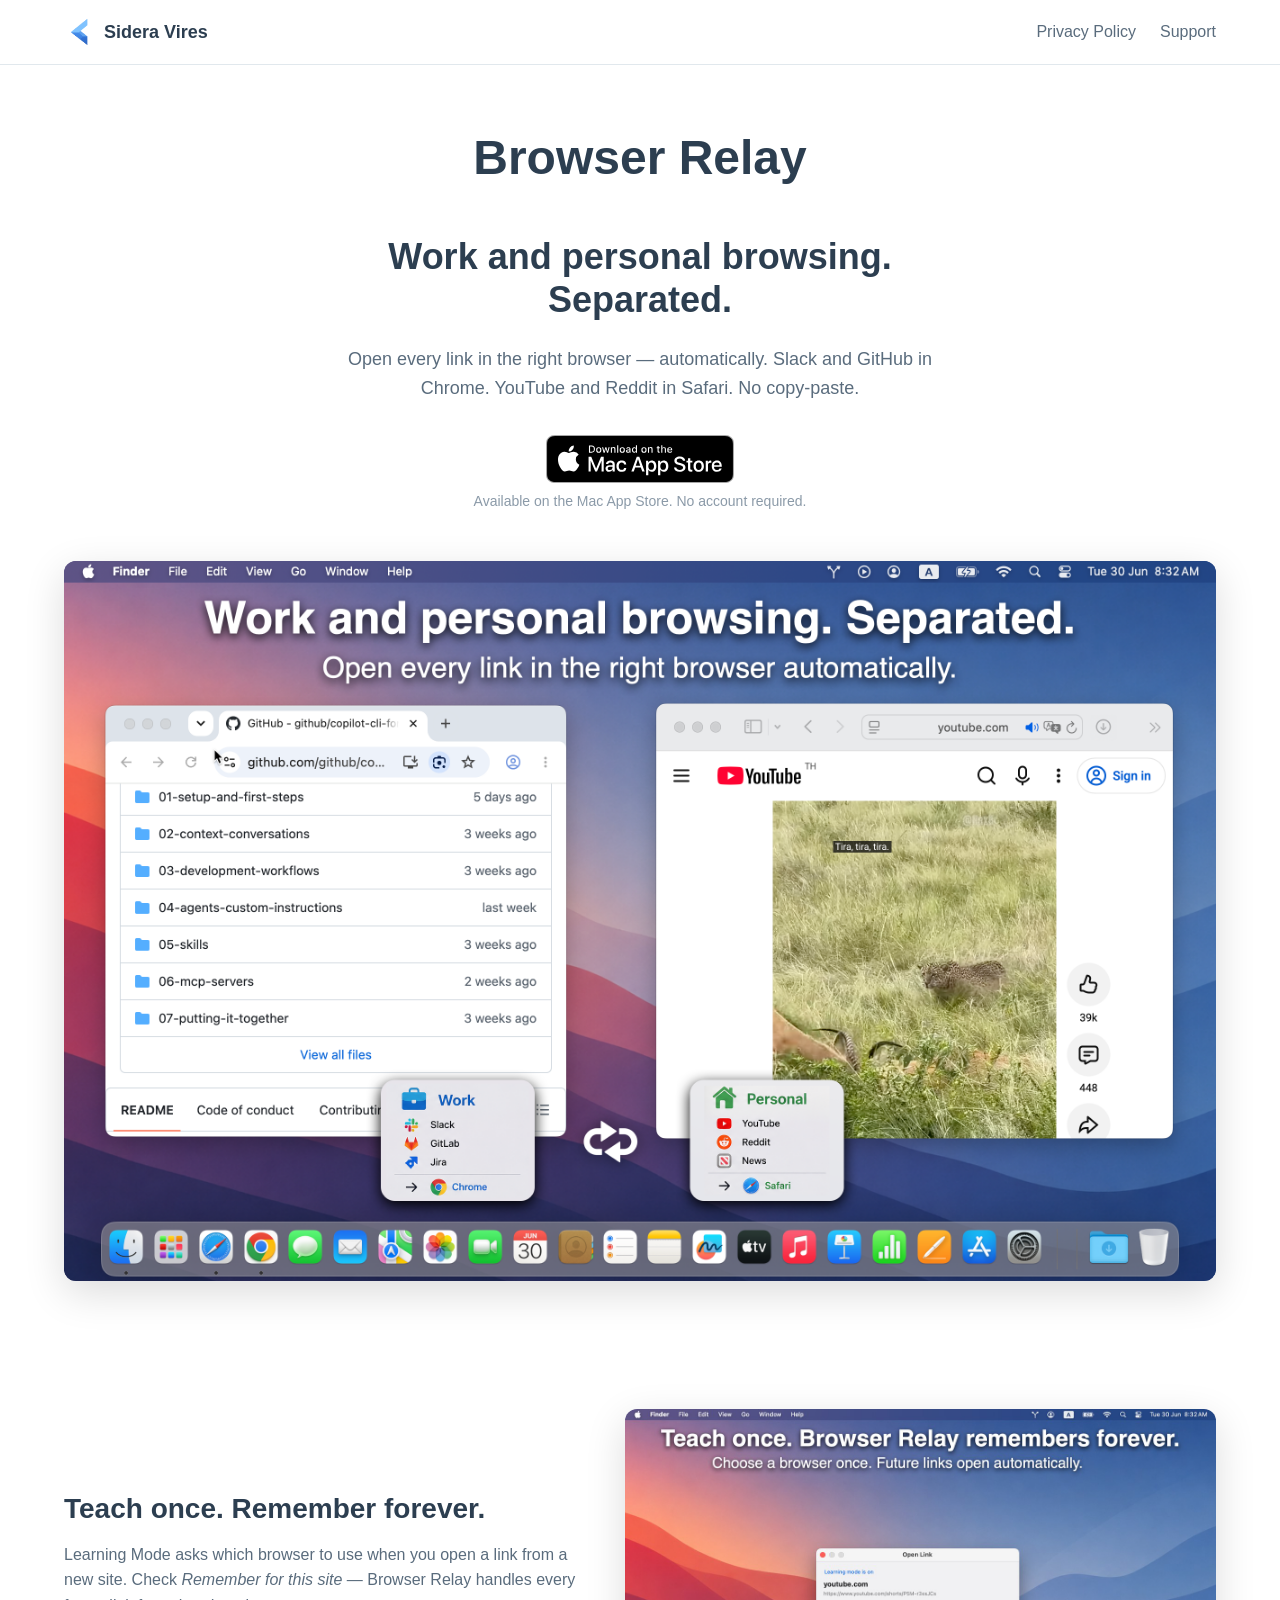
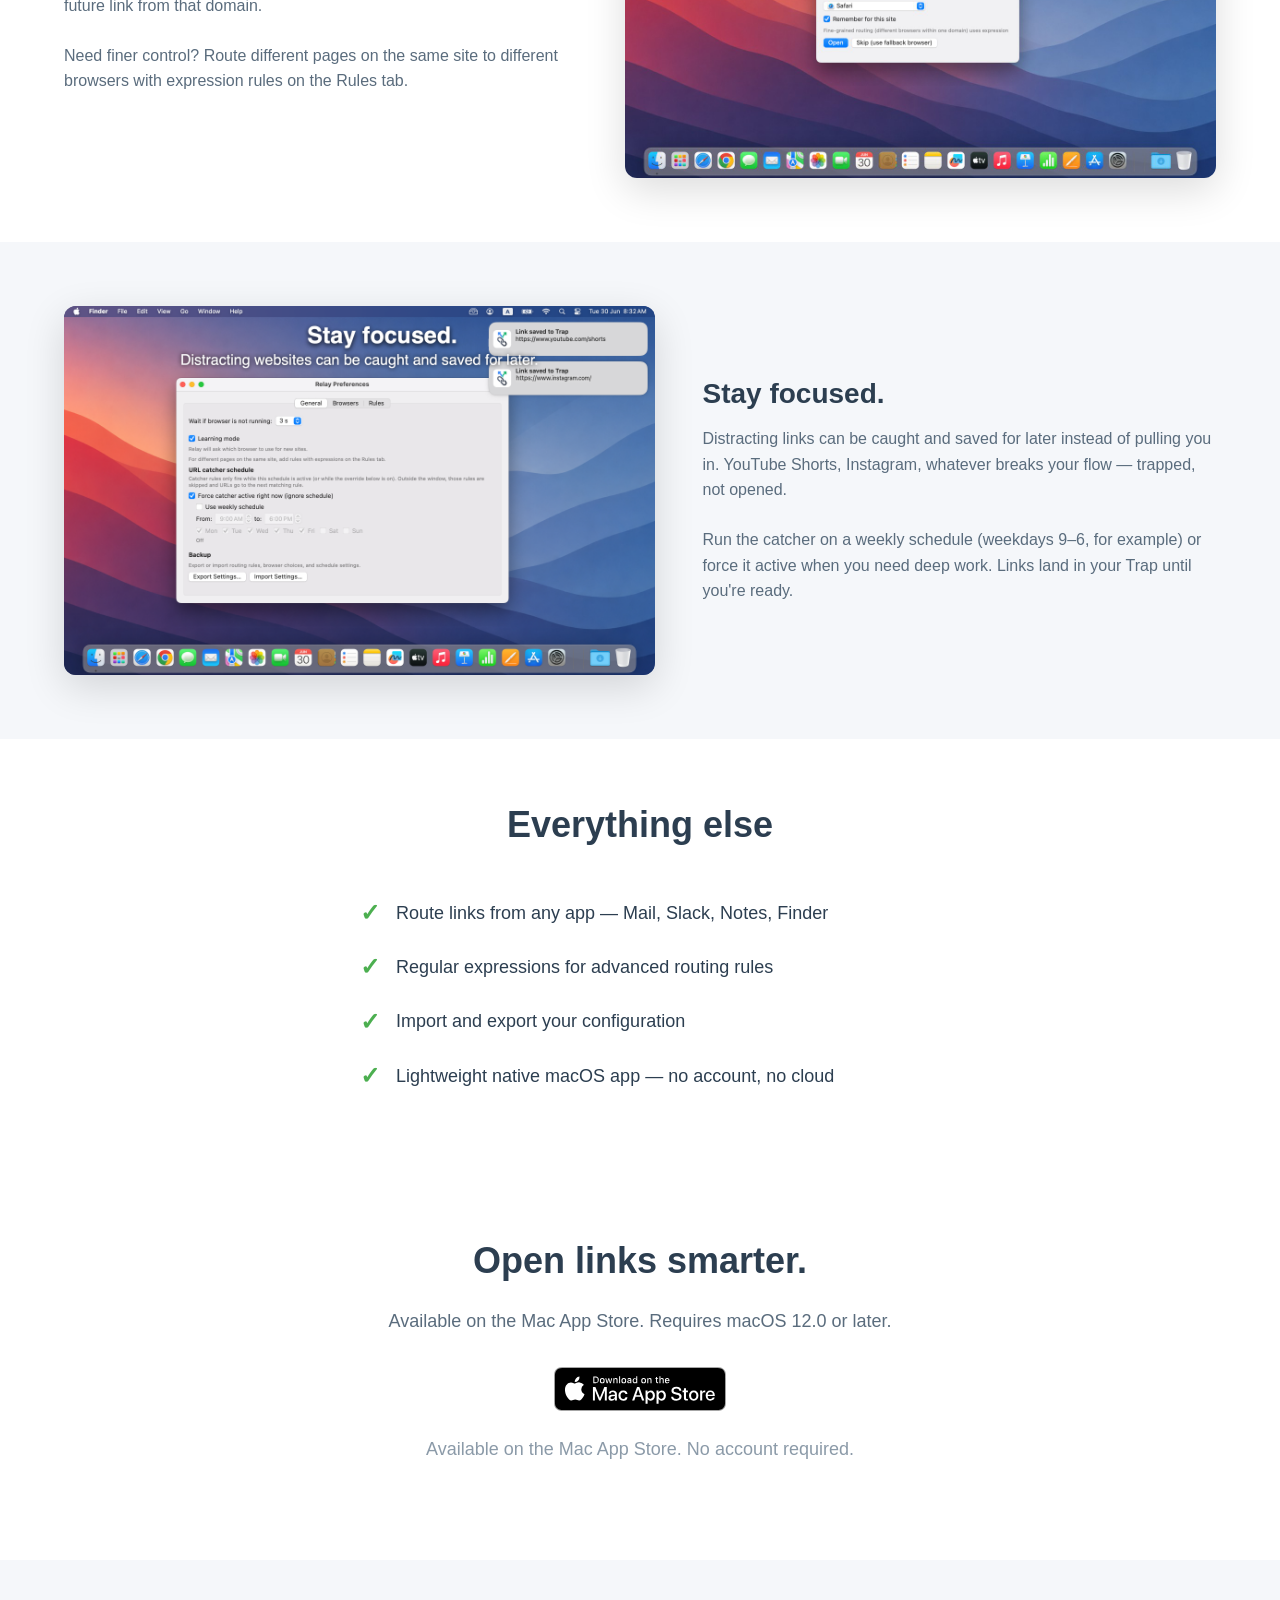
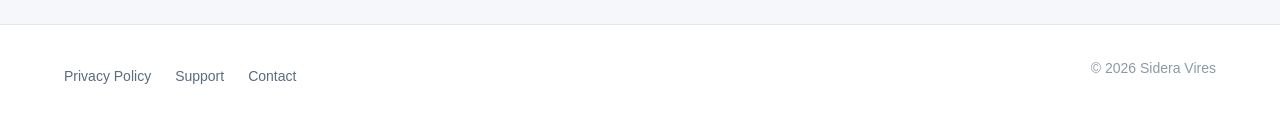
<file: products/browser-relay.html>
<!DOCTYPE html>
<html lang="en">
<head>
  <meta charset="UTF-8">
  <meta name="viewport" content="width=device-width, initial-scale=1.0">
  <meta name="color-scheme" content="light dark">
  <title>Browser Relay - Open Links Smarter on macOS</title>
  <meta name="description" content="Open every link in the right browser automatically. Separate work and personal browsing, learn your habits, and catch distractions.">
  <meta property="og:title" content="Browser Relay - Open Links Smarter on macOS">
  <meta property="og:description" content="Route links to the browser you choose. Learning Mode, regex rules, and a distraction Catcher — native macOS, no account.">
  <meta property="og:image" content="/images/browser-relay-hero.png">
  <link rel="icon" href="../images/sidera-logo.png" type="image/png">
  <link rel="stylesheet" href="../css/styles.css">
</head>
<body>
  <!-- Header -->
  <header class="header">
    <div class="container">
      <div class="header-content">
        <a href="../index.html" class="logo">
          <img src="../images/sidera-logo.png" alt="Sidera Vires" class="logo-icon">
          Sidera Vires
        </a>
        <nav class="nav">
          <ul class="nav-links">
            <li><a href="../privacy-policy.html">Privacy Policy</a></li>
            <li><a href="../support.html">Support</a></li>
          </ul>
        </nav>
      </div>
    </div>
  </header>

  <!-- Hero Section -->
  <section class="hero">
    <div class="container">
      <h1 class="section-title">Browser Relay</h1>
      <div style="text-align: center; max-width: 640px; margin: 0 auto;">
        <h2 style="margin-bottom: var(--spacing-md);">Work and personal browsing. Separated.</h2>
        <p class="hero-subtitle">Open every link in the right browser — automatically. Slack and GitHub in Chrome. YouTube and Reddit in Safari. No copy-paste.</p>
        <div class="hero-cta" style="justify-content: center; margin-top: var(--spacing-lg);">
          <a href="https://apps.apple.com/us/app/browser-relay/id6772131354?mt=12" class="mac-app-store-badge" data-app-store-id="6772131354" target="_blank" rel="noopener noreferrer">
            <picture>
              <source srcset="../images/Download_on_the_Mac_App_Store_Badge_US-UK_RGB_wht_092917.svg" media="(prefers-color-scheme: dark)">
              <img src="../images/Download_on_the_Mac_App_Store_Badge_US-UK_RGB_blk_092917.svg" alt="Download on the Mac App Store" height="48" width="156">
            </picture>
          </a>
          <p class="hero-meta">Available on the Mac App Store. No account required.</p>
        </div>
      </div>
      <div class="showcase-wrap">
        <div class="progressive-media">
          <img class="progressive-media__preview" src="../images/browser-relay-hero-preview.jpg" alt="Work links open in Chrome, personal links in Safari" loading="eager" width="2560" height="1600" decoding="async">
          <img class="progressive-media__full" src="../images/browser-relay-hero.png" alt="" width="2560" height="1600" decoding="async" fetchpriority="high">
        </div>
      </div>
    </div>
  </section>

  <!-- Learning Mode -->
  <section class="section" style="background-color: var(--bg-white);">
    <div class="container">
      <div class="section-content section-content--balanced">
        <div class="section-text">
          <h3>Teach once. Remember forever.</h3>
          <p>Learning Mode asks which browser to use when you open a link from a new site. Check <em>Remember for this site</em> — Browser Relay handles every future link from that domain.</p>
          <p>Need finer control? Route different pages on the same site to different browsers with expression rules on the Rules tab.</p>
        </div>
        <div class="progressive-media">
          <img class="progressive-media__preview" src="../images/browser-relay-learning-preview.jpg" alt="Learning Mode dialog — choose a browser and remember for this site" loading="lazy" width="2560" height="1600" decoding="async">
          <img class="progressive-media__full" src="../images/browser-relay-learning.png" alt="" loading="lazy" width="2560" height="1600" decoding="async">
        </div>
      </div>
    </div>
  </section>

  <!-- URL Catcher -->
  <section class="section">
    <div class="container">
      <div class="section-content section-content--balanced section-content--reverse">
        <div class="section-text">
          <h3>Stay focused.</h3>
          <p>Distracting links can be caught and saved for later instead of pulling you in. YouTube Shorts, Instagram, whatever breaks your flow — trapped, not opened.</p>
          <p>Run the catcher on a weekly schedule (weekdays 9–6, for example) or force it active when you need deep work. Links land in your Trap until you're ready.</p>
        </div>
        <div class="progressive-media">
          <img class="progressive-media__preview" src="../images/browser-relay-catcher-preview.jpg" alt="URL Catcher schedule and links saved to Trap" loading="lazy" width="2560" height="1600" decoding="async">
          <img class="progressive-media__full" src="../images/browser-relay-catcher.png" alt="" loading="lazy" width="2560" height="1600" decoding="async">
        </div>
      </div>
    </div>
  </section>

  <!-- Details Section -->
  <section class="section" style="background-color: var(--bg-white);">
    <div class="container">
      <h2 class="section-title">Everything else</h2>
      <ul class="feature-list" style="max-width: 560px; margin: 0 auto;">
        <li>Route links from any app — Mail, Slack, Notes, Finder</li>
        <li>Regular expressions for advanced routing rules</li>
        <li>Import and export your configuration</li>
        <li>Lightweight native macOS app — no account, no cloud</li>
      </ul>
    </div>
  </section>

  <!-- Download / CTA Section -->
  <section class="cta-section" id="download">
    <div class="container">
      <h2>Open links smarter.</h2>
      <p>Available on the Mac App Store. Requires macOS 12.0 or later.</p>
      <a href="https://apps.apple.com/us/app/browser-relay/id6772131354?mt=12" class="mac-app-store-badge" data-app-store-id="6772131354" target="_blank" rel="noopener noreferrer">
        <picture>
          <source srcset="../images/Download_on_the_Mac_App_Store_Badge_US-UK_RGB_wht_092917.svg" media="(prefers-color-scheme: dark)">
          <img src="../images/Download_on_the_Mac_App_Store_Badge_US-UK_RGB_blk_092917.svg" alt="Download on the Mac App Store" height="44" width="143">
        </picture>
      </a>
      <p class="hero-meta" style="margin-top: 16px; color: var(--text-light);">Available on the Mac App Store. No account required.</p>
    </div>
  </section>

  <!-- Footer -->
  <footer class="footer">
    <div class="container">
      <div class="footer-content">
        <ul class="footer-links">
          <li><a href="../privacy-policy.html">Privacy Policy</a></li>
          <li><a href="../support.html">Support</a></li>
          <li><a href="../support.html">Contact</a></li>
        </ul>
        <p class="footer-copyright">© 2026 Sidera Vires</p>
      </div>
    </div>
  </footer>
  <script src="../js/app-store-links.js"></script>
  <script src="../js/progressive-images.js"></script>
</body>
</html>
</file>
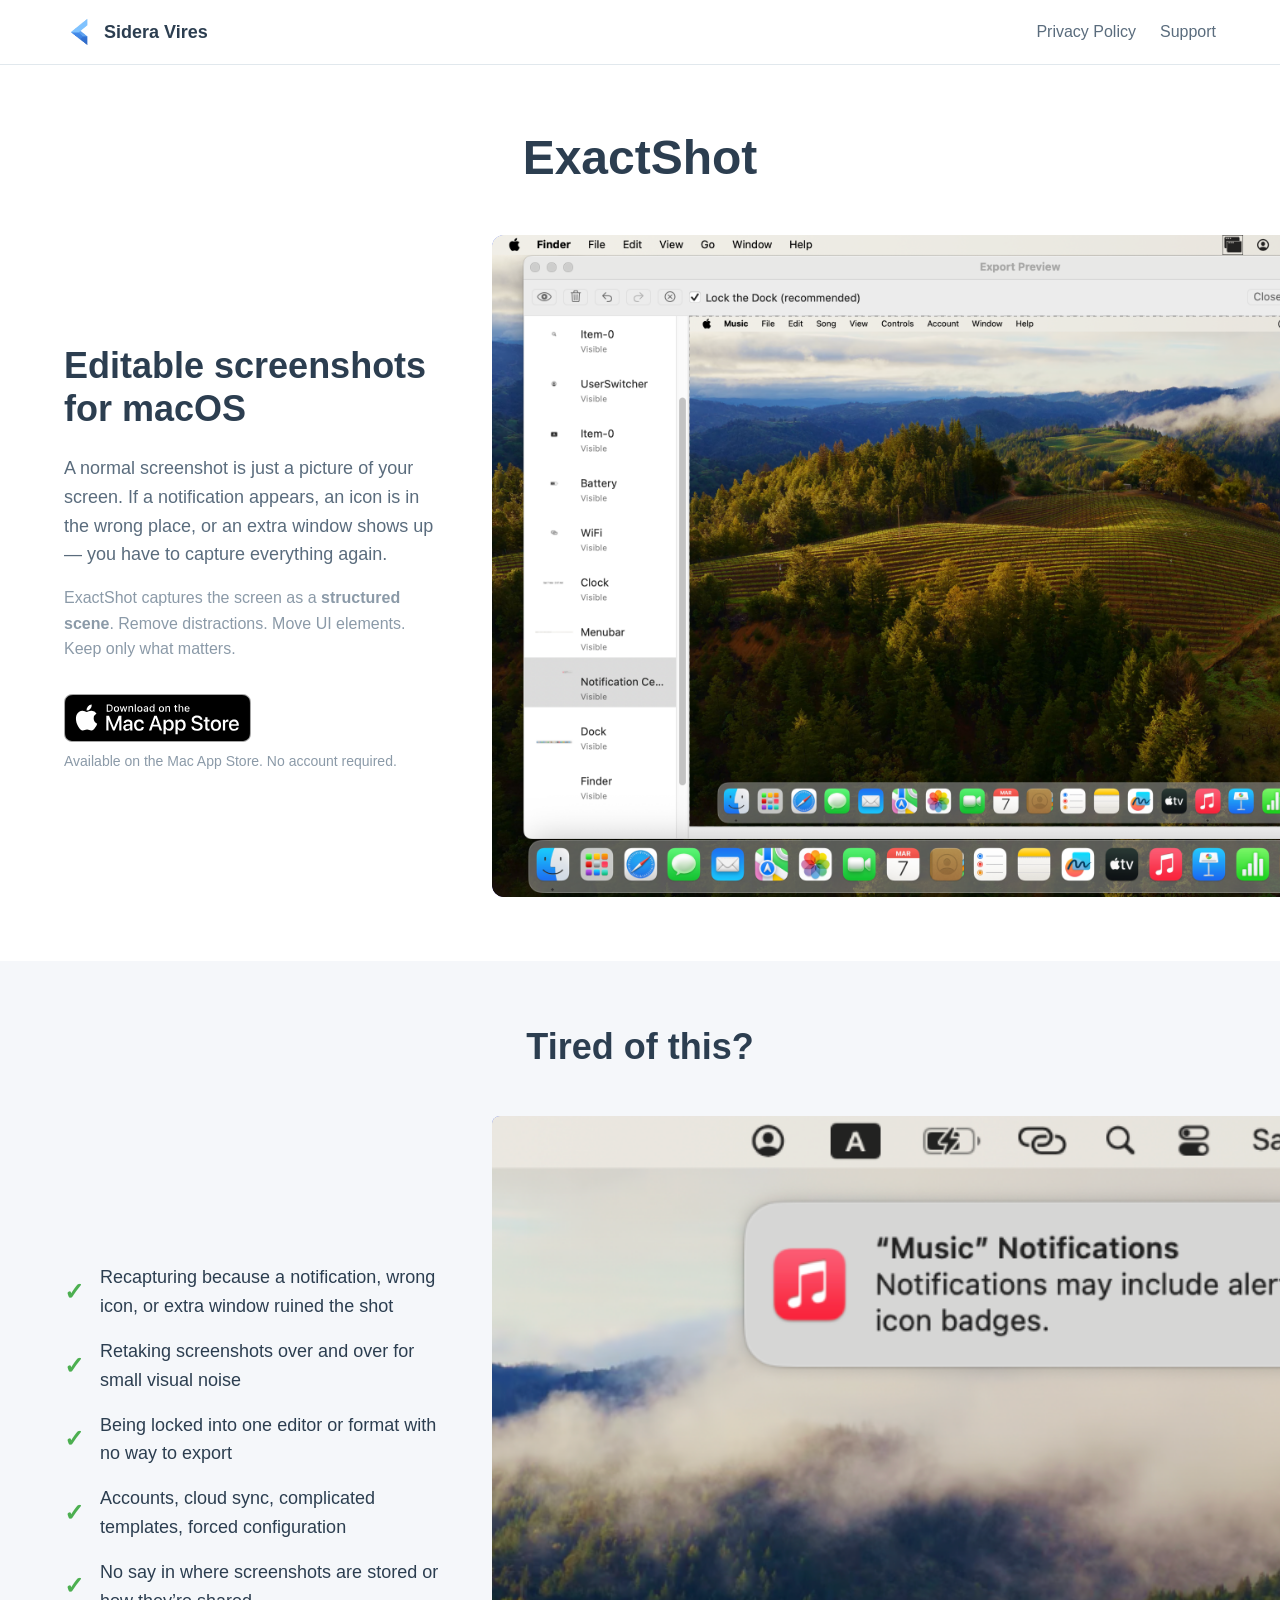
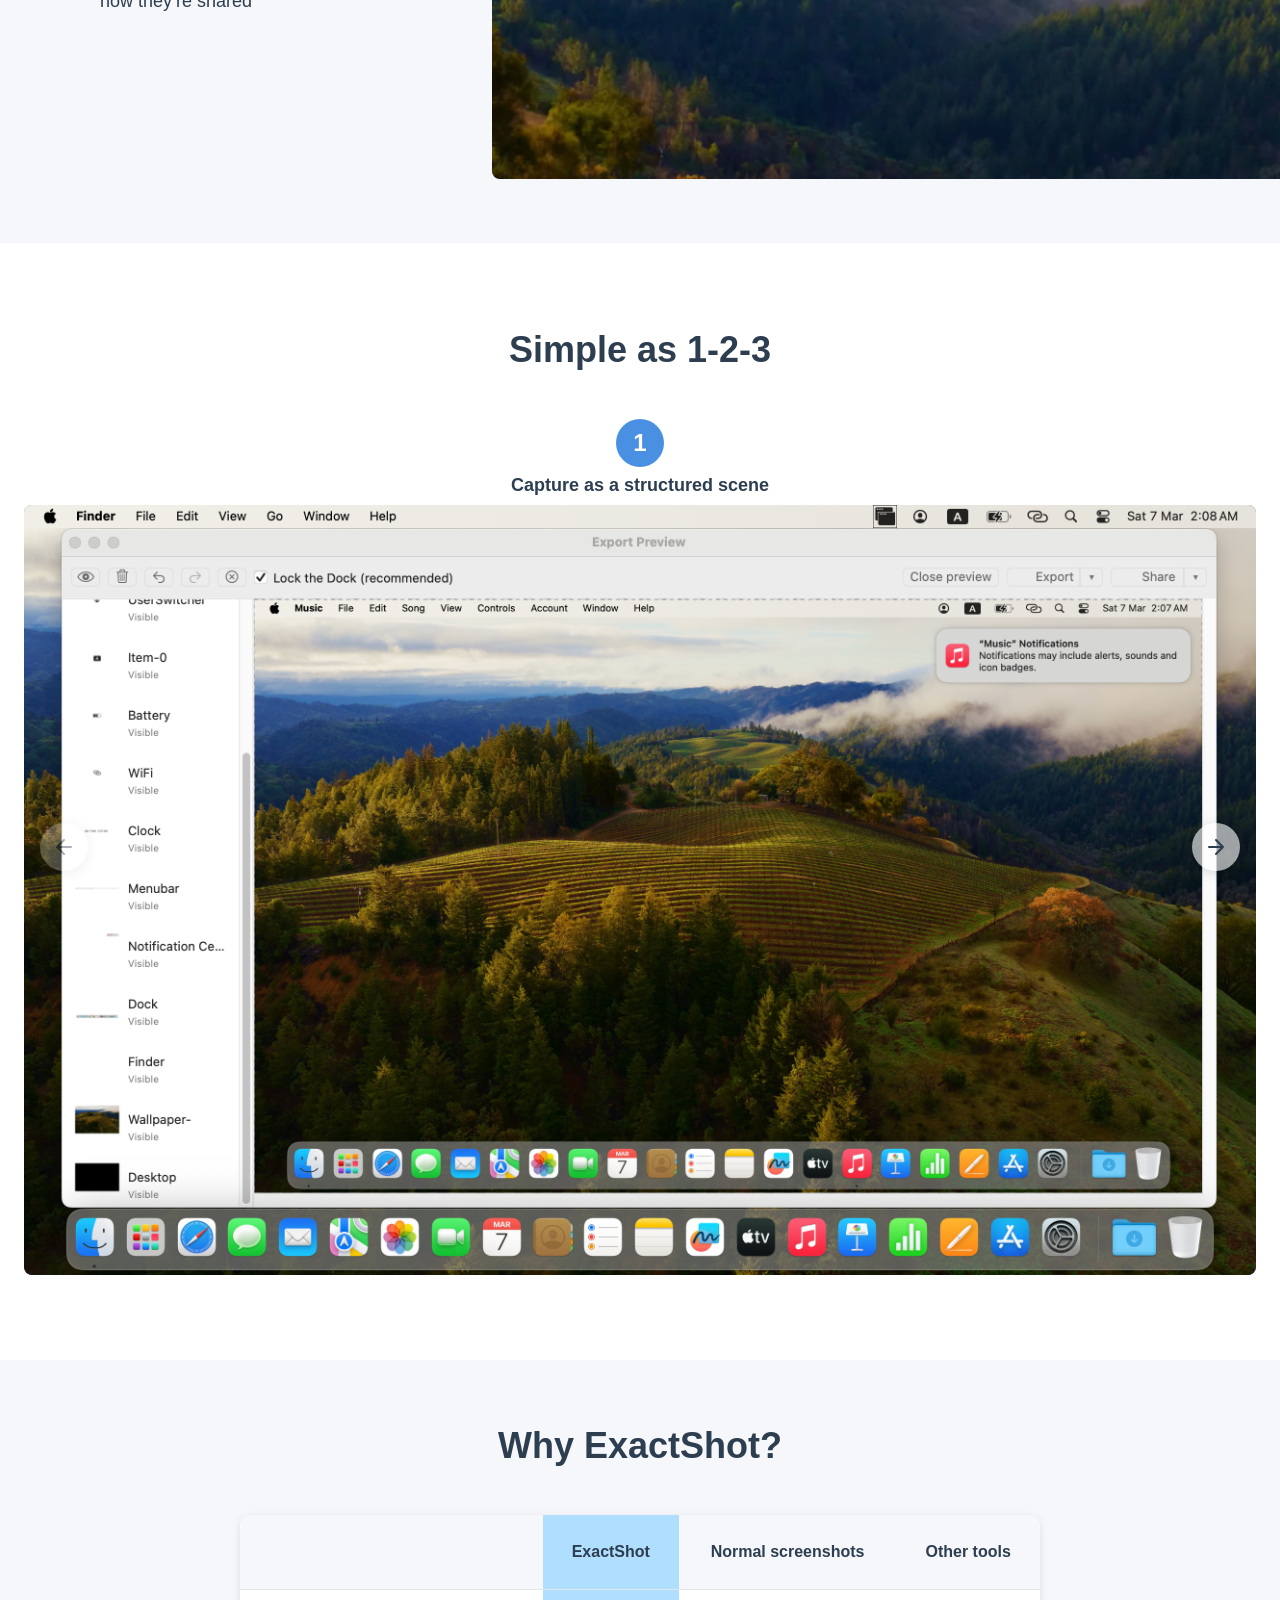
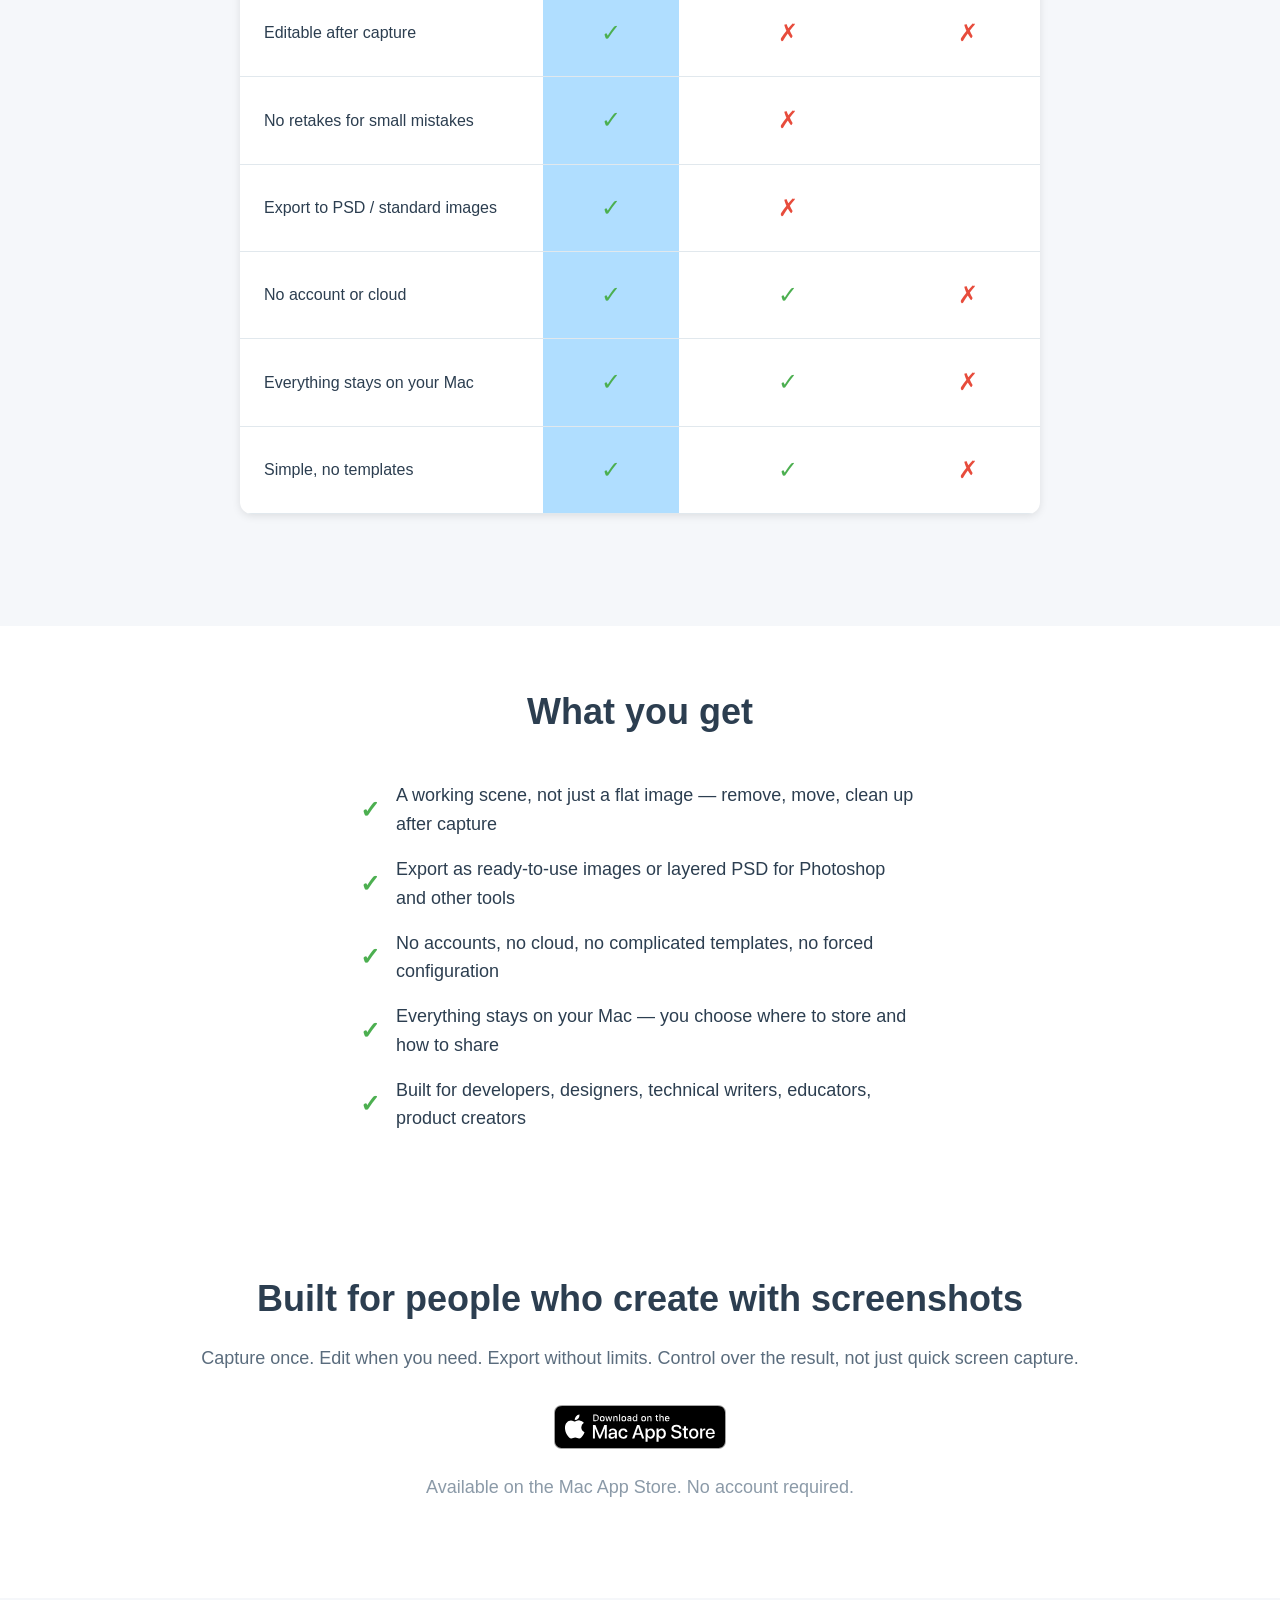
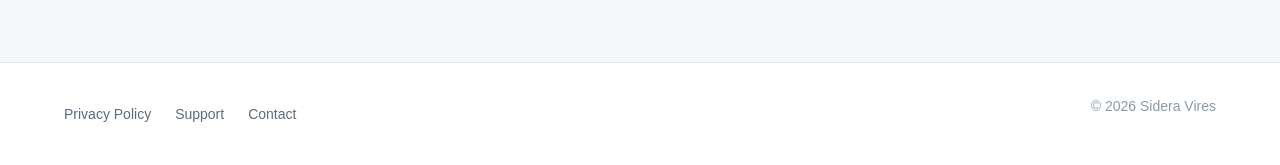
<file: products/exactshot.html>
<!DOCTYPE html>
<html lang="en">
<head>
  <meta charset="UTF-8">
  <meta name="viewport" content="width=device-width, initial-scale=1.0">
  <meta name="color-scheme" content="light dark">
  <title>ExactShot - Editable Screenshots for macOS</title>
  <meta name="description" content="Capture the screen as a structured scene. Remove distractions, move UI elements, export as images or PSD. No account, no cloud. Coming soon.">
  <meta property="og:title" content="ExactShot - Editable Screenshots for macOS">
  <meta property="og:description" content="Capture the screen as a structured scene. Remove distractions, move UI elements, export as images or PSD. No account, no cloud.">
  <meta property="og:image" content="/images/sidera-logo.png">
  <link rel="icon" href="../images/sidera-logo.png" type="image/png">
  <link rel="stylesheet" href="../css/styles.css">
</head>
<body>
  <!-- Header -->
  <header class="header">
    <div class="container">
      <div class="header-content">
        <a href="../index.html" class="logo">
          <img src="../images/sidera-logo.png" alt="Sidera Vires" class="logo-icon">
          Sidera Vires
        </a>
        <nav class="nav">
          <ul class="nav-links">
            <li><a href="../privacy-policy.html">Privacy Policy</a></li>
            <li><a href="../support.html">Support</a></li>
          </ul>
        </nav>
      </div>
    </div>
  </header>

  <!-- Hero Section -->
  <section class="hero">
    <div class="container">
      <h1 class="section-title">ExactShot</h1>
      <div class="hero-content">
        <div class="hero-text">
          <h2>Editable screenshots for macOS</h2>
          <p class="hero-subtitle">A normal screenshot is just a picture of your screen. If a notification appears, an icon is in the wrong place, or an extra window shows up — you have to capture everything again.</p>
          <p class="hero-tagline">ExactShot captures the screen as a <strong>structured scene</strong>. Remove distractions. Move UI elements. Keep only what matters.</p>
          <div class="hero-cta">
            <a href="https://apps.apple.com/us/app/exactshot/id6757821593?mt=12" class="mac-app-store-badge" data-app-store-id="6757821593" target="_blank" rel="noopener noreferrer">
              <picture>
                <source srcset="../images/Download_on_the_Mac_App_Store_Badge_US-UK_RGB_wht_092917.svg" media="(prefers-color-scheme: dark)">
                <img src="../images/Download_on_the_Mac_App_Store_Badge_US-UK_RGB_blk_092917.svg" alt="Download on the Mac App Store" height="48" width="156">
              </picture>
            </a>
            <p class="hero-meta">Available on the Mac App Store. No account required.</p>
          </div>
        </div>
        <div class="hero-image">
          <div class="progressive-media">
            <img class="progressive-media__preview product-img" src="../images/exactshot-hero-preview.jpg" alt="" role="presentation" loading="lazy" width="2560" height="1600" decoding="async">
            <img class="progressive-media__full product-img" src="../images/exactshot-hero.png" alt="" role="presentation" loading="lazy" width="2560" height="1600" decoding="async">
          </div>
        </div>
      </div>
    </div>
  </section>

  <!-- Tired of This Section -->
  <section class="section">
    <div class="container">
      <h2 class="section-title">Tired of this?</h2>
      <div class="section-content">
        <div>
          <ul class="feature-list">
            <li>Recapturing because a notification, wrong icon, or extra window ruined the shot</li>
            <li>Retaking screenshots over and over for small visual noise</li>
            <li>Being locked into one editor or format with no way to export</li>
            <li>Accounts, cloud sync, complicated templates, forced configuration</li>
            <li>No say in where screenshots are stored or how they’re shared</li>
          </ul>
        </div>
        <div class="media-placeholder">
          <div class="progressive-media">
            <img class="progressive-media__preview product-img" src="../images/exactshot-tired-preview.jpg" alt="" role="presentation" loading="lazy" width="723" height="452" decoding="async">
            <img class="progressive-media__full product-img" src="../images/exactshot-tired.png" alt="" role="presentation" loading="lazy" width="723" height="452" decoding="async">
          </div>
        </div>
      </div>
    </div>
  </section>

  <!-- Simple as 1-2-3 Section -->
  <section class="section section--wide" style="background-color: var(--bg-white);">
    <div class="container">
      <h2 class="section-title">Simple as 1-2-3</h2>
      <div class="steps-wrap">
        <button type="button" class="slider-btn slider-prev" aria-label="Previous step">
          <svg class="slider-arrow" viewBox="0 0 24 24" fill="none" stroke="currentColor" stroke-width="2" stroke-linecap="round" stroke-linejoin="round"><path d="M19 12H5M12 19l-7-7 7-7"/></svg>
        </button>
        <button type="button" class="slider-btn slider-next" aria-label="Next step">
          <svg class="slider-arrow" viewBox="0 0 24 24" fill="none" stroke="currentColor" stroke-width="2" stroke-linecap="round" stroke-linejoin="round"><path d="M5 12h14M12 5l7 7-7 7"/></svg>
        </button>
        <div class="steps" id="steps-slider">
          <div class="step">
            <div class="step-number">1</div>
            <h3 class="step-title">Capture as a structured scene</h3>
            <div class="step-image">
              <div class="progressive-media">
                <img class="progressive-media__preview product-img" src="../images/es-step1-preview.jpg" alt="" role="presentation" loading="lazy" width="2560" height="1600" decoding="async">
                <img class="progressive-media__full product-img" src="../images/es-step1.png" alt="" role="presentation" loading="lazy" width="2560" height="1600" decoding="async">
              </div>
            </div>
          </div>
          <div class="step">
            <div class="step-number">2</div>
            <h3 class="step-title">Edit after capture</h3>
            <div class="step-image">
              <div class="progressive-media">
                <img class="progressive-media__preview product-img" src="../images/es-step2-preview.jpg" alt="" role="presentation" loading="lazy" width="2560" height="1600" decoding="async">
                <img class="progressive-media__full product-img" src="../images/es-step2.png" alt="" role="presentation" loading="lazy" width="2560" height="1600" decoding="async">
              </div>
            </div>
          </div>
          <div class="step">
            <div class="step-number">3</div>
            <h3 class="step-title">Export as images or layered PSD</h3>
            <div class="step-image">
              <div class="progressive-media">
                <img class="progressive-media__preview product-img" src="../images/es-step3-preview.jpg" alt="" role="presentation" loading="lazy" width="2560" height="1600" decoding="async">
                <img class="progressive-media__full product-img" src="../images/es-step3.png" alt="" role="presentation" loading="lazy" width="2560" height="1600" decoding="async">
              </div>
            </div>
          </div>
        </div>
      </div>
    </div>
  </section>

  <!-- Why ExactShot Section -->
  <section class="section">
    <div class="container">
      <h2 class="section-title">Why ExactShot?</h2>
      <div class="comparison-table">
        <table>
          <thead>
            <tr>
              <th></th>
              <th class="highlight">ExactShot</th>
              <th>Normal screenshots</th>
              <th>Other tools</th>
            </tr>
          </thead>
          <tbody>
            <tr>
              <td>Editable after capture</td>
              <td class="highlight"><span class="check">✓</span></td>
              <td><span class="cross">✗</span></td>
              <td><span class="cross">✗</span></td>
            </tr>
            <tr>
              <td>No retakes for small mistakes</td>
              <td class="highlight"><span class="check">✓</span></td>
              <td><span class="cross">✗</span></td>
              <td></td>
            </tr>
            <tr>
              <td>Export to PSD / standard images</td>
              <td class="highlight"><span class="check">✓</span></td>
              <td><span class="cross">✗</span></td>
              <td></td>
            </tr>
            <tr>
              <td>No account or cloud</td>
              <td class="highlight"><span class="check">✓</span></td>
              <td><span class="check">✓</span></td>
              <td><span class="cross">✗</span></td>
            </tr>
            <tr>
              <td>Everything stays on your Mac</td>
              <td class="highlight"><span class="check">✓</span></td>
              <td><span class="check">✓</span></td>
              <td><span class="cross">✗</span></td>
            </tr>
            <tr>
              <td>Simple, no templates</td>
              <td class="highlight"><span class="check">✓</span></td>
              <td><span class="check">✓</span></td>
              <td><span class="cross">✗</span></td>
            </tr>
          </tbody>
        </table>
      </div>
    </div>
  </section>

  <!-- What you get Section -->
  <section class="section" style="background-color: var(--bg-white);">
    <div class="container">
      <h2 class="section-title">What you get</h2>
      <ul class="feature-list" style="max-width: 560px; margin: 0 auto;">
        <li>A working scene, not just a flat image — remove, move, clean up after capture</li>
        <li>Export as ready-to-use images or layered PSD for Photoshop and other tools</li>
        <li>No accounts, no cloud, no complicated templates, no forced configuration</li>
        <li>Everything stays on your Mac — you choose where to store and how to share</li>
        <li>Built for developers, designers, technical writers, educators, product creators</li>
      </ul>
    </div>
  </section>

  <!-- Download / CTA Section -->
  <section class="cta-section" id="download">
    <div class="container">
      <h2>Built for people who create with screenshots</h2>
      <p>Capture once. Edit when you need. Export without limits. Control over the result, not just quick screen capture.</p>
      <a href="https://apps.apple.com/us/app/exactshot/id6757821593?mt=12" class="mac-app-store-badge" data-app-store-id="6757821593" target="_blank" rel="noopener noreferrer">
        <picture>
          <source srcset="../images/Download_on_the_Mac_App_Store_Badge_US-UK_RGB_wht_092917.svg" media="(prefers-color-scheme: dark)">
          <img src="../images/Download_on_the_Mac_App_Store_Badge_US-UK_RGB_blk_092917.svg" alt="Download on the Mac App Store" height="44" width="143">
        </picture>
      </a>
      <p class="hero-meta" style="margin-top: 16px; color: var(--text-light);">Available on the Mac App Store. No account required.</p>
    </div>
  </section>

  <!-- Footer -->
  <footer class="footer">
    <div class="container">
      <div class="footer-content">
        <ul class="footer-links">
          <li><a href="../privacy-policy.html">Privacy Policy</a></li>
          <li><a href="../support.html">Support</a></li>
          <li><a href="../support.html">Contact</a></li>
        </ul>
        <p class="footer-copyright">© 2026 Sidera Vires</p>
      </div>
    </div>
  </footer>
  <script>
    (function() {
      var slider = document.getElementById('steps-slider');
      var prev = document.querySelector('.slider-prev');
      var next = document.querySelector('.slider-next');
      if (!slider || !prev || !next) return;
      var steps = slider.querySelectorAll('.step');
      var scrollEndTimer = null;

      function getValidPositions() {
        var arr = [];
        for (var i = 0; i < steps.length; i++) arr.push(steps[i].offsetLeft);
        return arr;
      }

      function snapToNearest() {
        var valid = getValidPositions();
        var left = slider.scrollLeft;
        var maxLeft = slider.scrollWidth - slider.clientWidth;
        if (maxLeft <= 0) return;
        var nearest = valid[0];
        var best = Math.abs(valid[0] - left);
        for (var j = 1; j < valid.length; j++) {
          var d = Math.abs(valid[j] - left);
          if (d < best) { best = d; nearest = valid[j]; }
        }
        if (nearest < 0) nearest = 0;
        if (nearest > maxLeft) nearest = maxLeft;
        slider.scrollLeft = nearest;
      }

      function getCurrentIndex() {
        var left = slider.scrollLeft;
        var valid = getValidPositions();
        var idx = 0;
        var best = Math.abs(valid[0] - left);
        for (var i = 1; i < valid.length; i++) {
          var d = Math.abs(valid[i] - left);
          if (d < best) { best = d; idx = i; }
        }
        return idx;
      }

      function updateButtons() {
        var idx = getCurrentIndex();
        prev.disabled = idx === 0;
        next.disabled = idx === steps.length - 1;
      }

      function scrollToStep(index) {
        if (index < 0 || index >= steps.length) return;
        slider.scrollTo({ left: steps[index].offsetLeft, behavior: 'smooth' });
      }

      prev.addEventListener('click', function() {
        if (this.disabled) return;
        scrollToStep(getCurrentIndex() - 1);
      });
      next.addEventListener('click', function() {
        if (this.disabled) return;
        scrollToStep(getCurrentIndex() + 1);
      });

      slider.addEventListener('scroll', function() {
        updateButtons();
        clearTimeout(scrollEndTimer);
        scrollEndTimer = setTimeout(function() { snapToNearest(); updateButtons(); }, 120);
      });
      window.addEventListener('resize', function() {
        snapToNearest();
        updateButtons();
      });
      slider.scrollLeft = 0;
      updateButtons();
    })();
  </script>
  <script src="../js/app-store-links.js"></script>
  <script src="../js/progressive-images.js"></script>
</body>
</html>
</file>
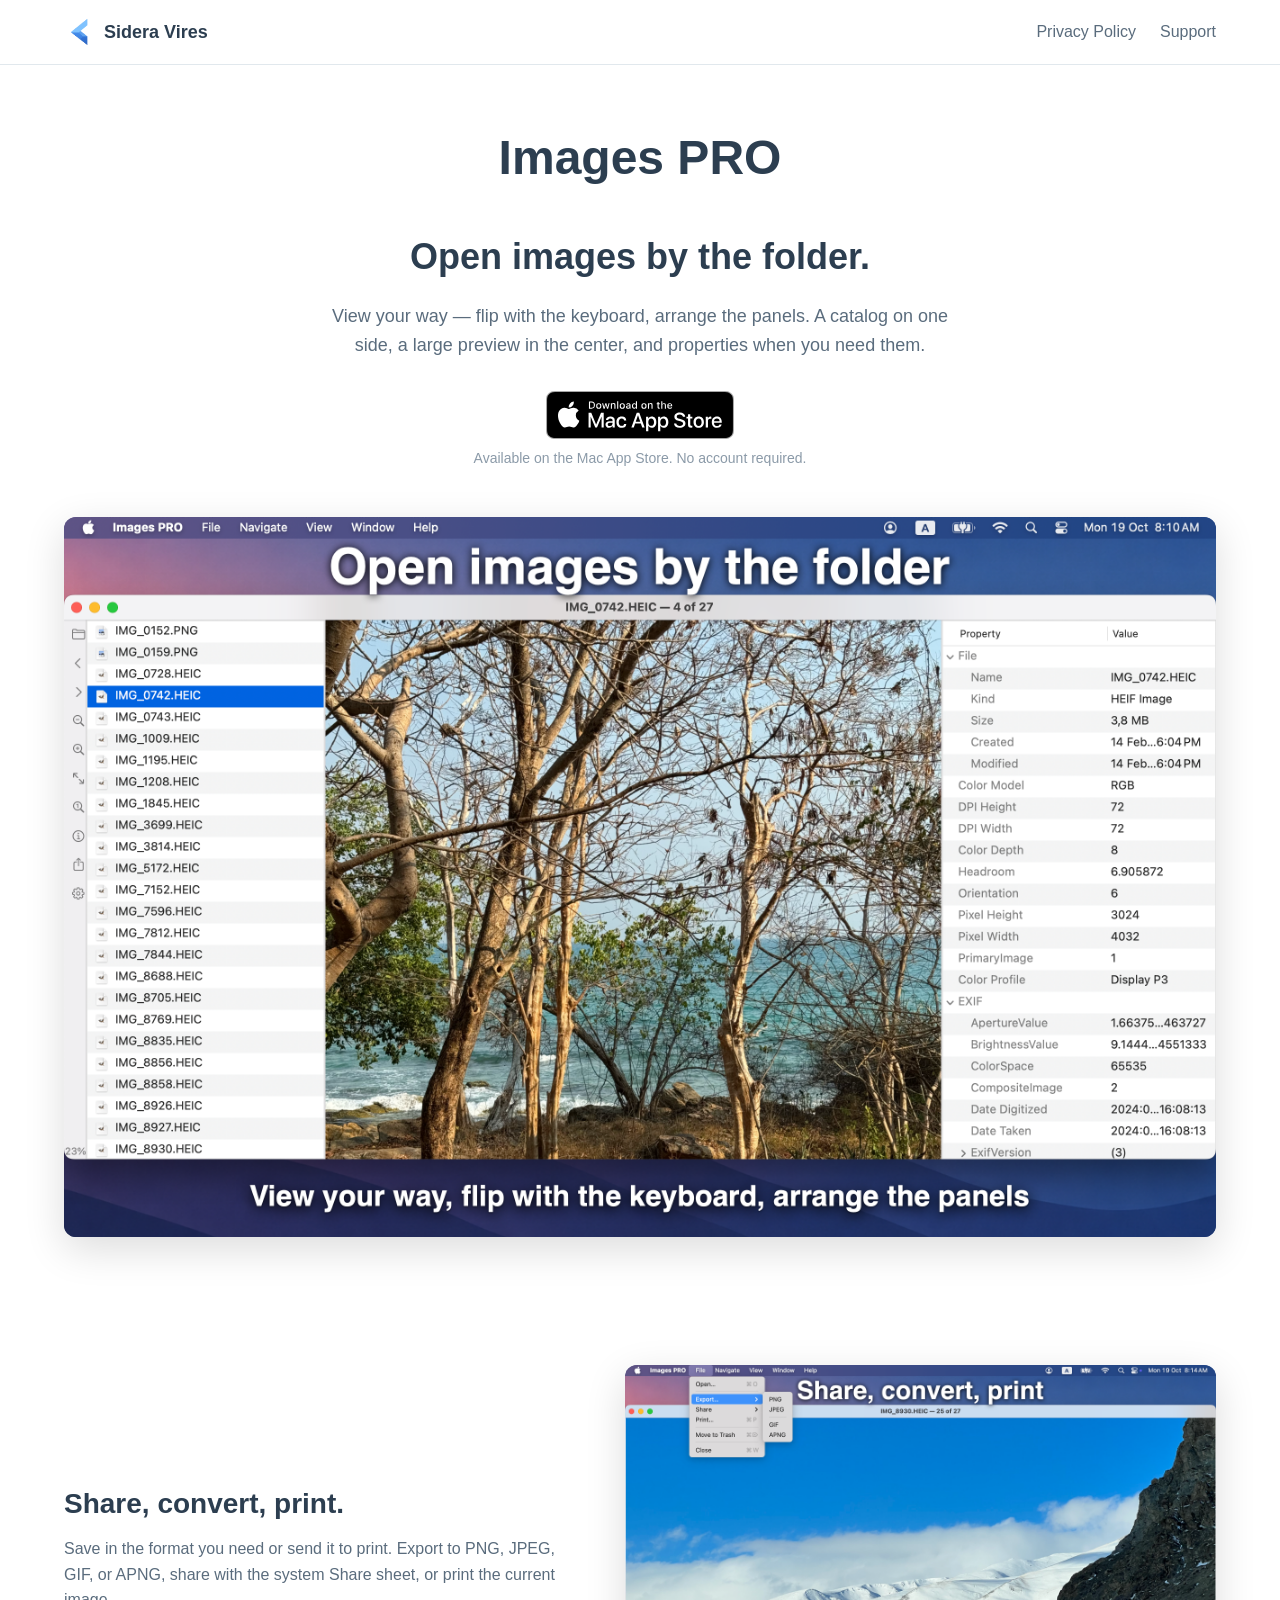
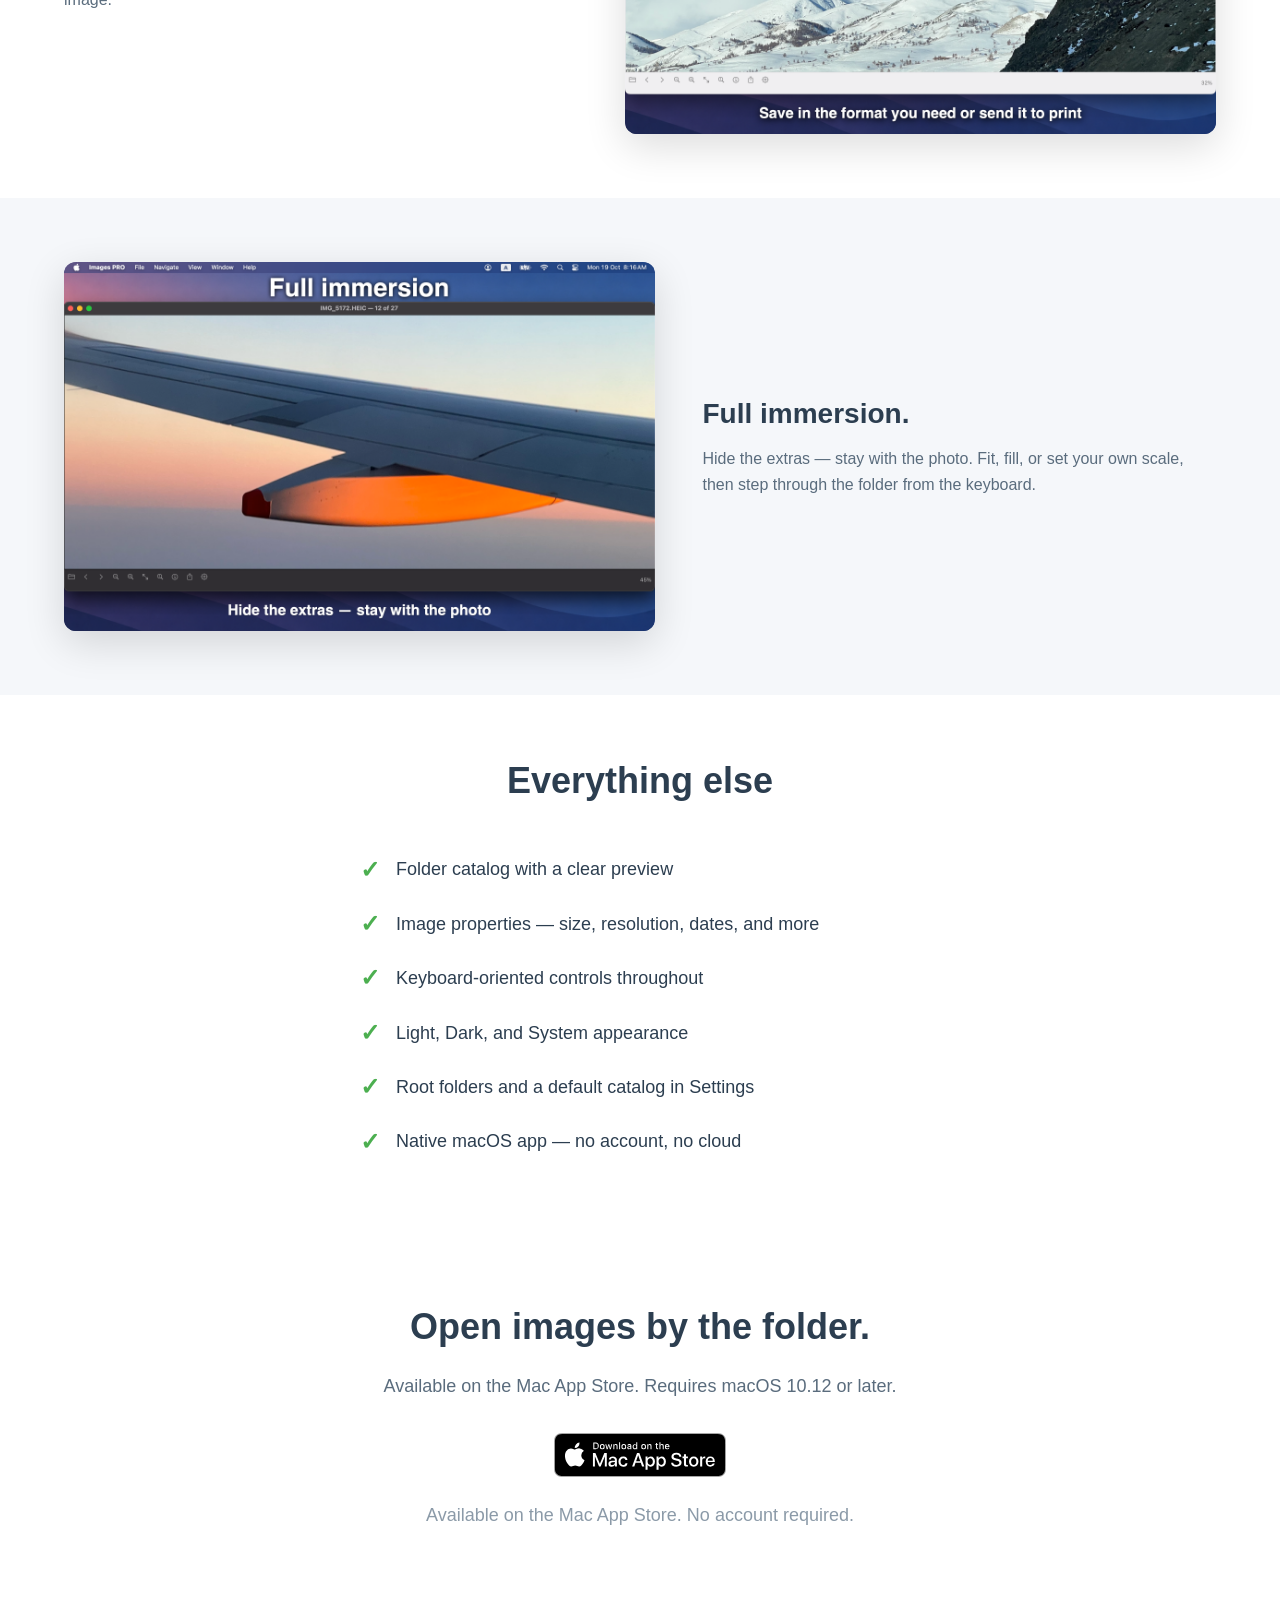
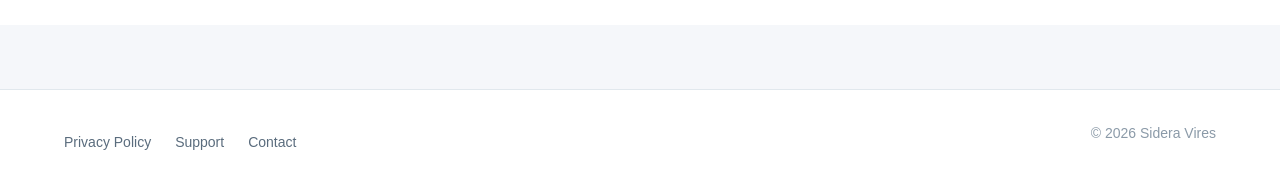
<file: products/images-pro.html>
<!DOCTYPE html>
<html lang="en">
<head>
  <meta charset="UTF-8">
  <meta name="viewport" content="width=device-width, initial-scale=1.0">
  <meta name="color-scheme" content="light dark">
  <title>Images PRO - Photo Viewer for macOS</title>
  <meta name="description" content="Open a folder and browse photos as a catalog. Large preview, image properties, keyboard controls, share, export, and print.">
  <meta property="og:title" content="Images PRO - Photo Viewer for macOS">
  <meta property="og:description" content="Folder catalog, side-by-side properties, and immersive viewing. Keyboard-first photo viewer for Mac.">
  <meta property="og:image" content="/images/images-pro-hero.png">
  <link rel="icon" href="../images/sidera-logo.png" type="image/png">
  <link rel="stylesheet" href="../css/styles.css">
</head>
<body>
  <!-- Header -->
  <header class="header">
    <div class="container">
      <div class="header-content">
        <a href="../index.html" class="logo">
          <img src="../images/sidera-logo.png" alt="Sidera Vires" class="logo-icon">
          Sidera Vires
        </a>
        <nav class="nav">
          <ul class="nav-links">
            <li><a href="../privacy-policy.html">Privacy Policy</a></li>
            <li><a href="../support.html">Support</a></li>
          </ul>
        </nav>
      </div>
    </div>
  </header>

  <!-- Hero Section -->
  <section class="hero">
    <div class="container">
      <h1 class="section-title">Images PRO</h1>
      <div style="text-align: center; max-width: 640px; margin: 0 auto;">
        <h2 style="margin-bottom: var(--spacing-md);">Open images by the folder.</h2>
        <p class="hero-subtitle">View your way — flip with the keyboard, arrange the panels. A catalog on one side, a large preview in the center, and properties when you need them.</p>
        <div class="hero-cta" style="justify-content: center; margin-top: var(--spacing-lg);">
          <a href="https://apps.apple.com/us/app/images-pro/id6823404090?mt=12" class="mac-app-store-badge" data-app-store-id="6823404090" target="_blank" rel="noopener noreferrer">
            <picture>
              <source srcset="../images/Download_on_the_Mac_App_Store_Badge_US-UK_RGB_wht_092917.svg" media="(prefers-color-scheme: dark)">
              <img src="../images/Download_on_the_Mac_App_Store_Badge_US-UK_RGB_blk_092917.svg" alt="Download on the Mac App Store" height="48" width="156">
            </picture>
          </a>
          <p class="hero-meta">Available on the Mac App Store. No account required.</p>
        </div>
      </div>
      <div class="showcase-wrap">
        <div class="progressive-media">
          <img class="progressive-media__preview" src="../images/images-pro-hero-preview.jpg" alt="Images PRO folder catalog with preview and properties" loading="eager" width="1600" height="1000" decoding="async">
          <img class="progressive-media__full" src="../images/images-pro-hero.png" alt="" width="1600" height="1000" decoding="async" fetchpriority="high">
        </div>
      </div>
    </div>
  </section>

  <!-- Share / export -->
  <section class="section" style="background-color: var(--bg-white);">
    <div class="container">
      <div class="section-content section-content--balanced">
        <div class="section-text">
          <h3>Share, convert, print.</h3>
          <p>Save in the format you need or send it to print. Export to PNG, JPEG, GIF, or APNG, share with the system Share sheet, or print the current image.</p>
        </div>
        <div class="progressive-media">
          <img class="progressive-media__preview" src="../images/images-pro-export-preview.jpg" alt="Export menu in Images PRO" loading="lazy" width="1600" height="1000" decoding="async">
          <img class="progressive-media__full" src="../images/images-pro-export.png" alt="" loading="lazy" width="1600" height="1000" decoding="async">
        </div>
      </div>
    </div>
  </section>

  <!-- Immersion -->
  <section class="section">
    <div class="container">
      <div class="section-content section-content--balanced section-content--reverse">
        <div class="section-text">
          <h3>Full immersion.</h3>
          <p>Hide the extras — stay with the photo. Fit, fill, or set your own scale, then step through the folder from the keyboard.</p>
        </div>
        <div class="progressive-media">
          <img class="progressive-media__preview" src="../images/images-pro-immersion-preview.jpg" alt="Immersive photo viewing in Images PRO" loading="lazy" width="1600" height="1000" decoding="async">
          <img class="progressive-media__full" src="../images/images-pro-immersion.png" alt="" loading="lazy" width="1600" height="1000" decoding="async">
        </div>
      </div>
    </div>
  </section>

  <!-- Details Section -->
  <section class="section" style="background-color: var(--bg-white);">
    <div class="container">
      <h2 class="section-title">Everything else</h2>
      <ul class="feature-list" style="max-width: 560px; margin: 0 auto;">
        <li>Folder catalog with a clear preview</li>
        <li>Image properties — size, resolution, dates, and more</li>
        <li>Keyboard-oriented controls throughout</li>
        <li>Light, Dark, and System appearance</li>
        <li>Root folders and a default catalog in Settings</li>
        <li>Native macOS app — no account, no cloud</li>
      </ul>
    </div>
  </section>

  <!-- Download / CTA Section -->
  <section class="cta-section" id="download">
    <div class="container">
      <h2>Open images by the folder.</h2>
      <p>Available on the Mac App Store. Requires macOS 10.12 or later.</p>
      <a href="https://apps.apple.com/us/app/images-pro/id6823404090?mt=12" class="mac-app-store-badge" data-app-store-id="6823404090" target="_blank" rel="noopener noreferrer">
        <picture>
          <source srcset="../images/Download_on_the_Mac_App_Store_Badge_US-UK_RGB_wht_092917.svg" media="(prefers-color-scheme: dark)">
          <img src="../images/Download_on_the_Mac_App_Store_Badge_US-UK_RGB_blk_092917.svg" alt="Download on the Mac App Store" height="44" width="143">
        </picture>
      </a>
      <p class="hero-meta" style="margin-top: 16px; color: var(--text-light);">Available on the Mac App Store. No account required.</p>
    </div>
  </section>

  <!-- Footer -->
  <footer class="footer">
    <div class="container">
      <div class="footer-content">
        <ul class="footer-links">
          <li><a href="../privacy-policy.html">Privacy Policy</a></li>
          <li><a href="../support.html">Support</a></li>
          <li><a href="../support.html">Contact</a></li>
        </ul>
        <p class="footer-copyright">© 2026 Sidera Vires</p>
      </div>
    </div>
  </footer>
  <script src="../js/app-store-links.js"></script>
  <script src="../js/progressive-images.js"></script>
</body>
</html>
</file>
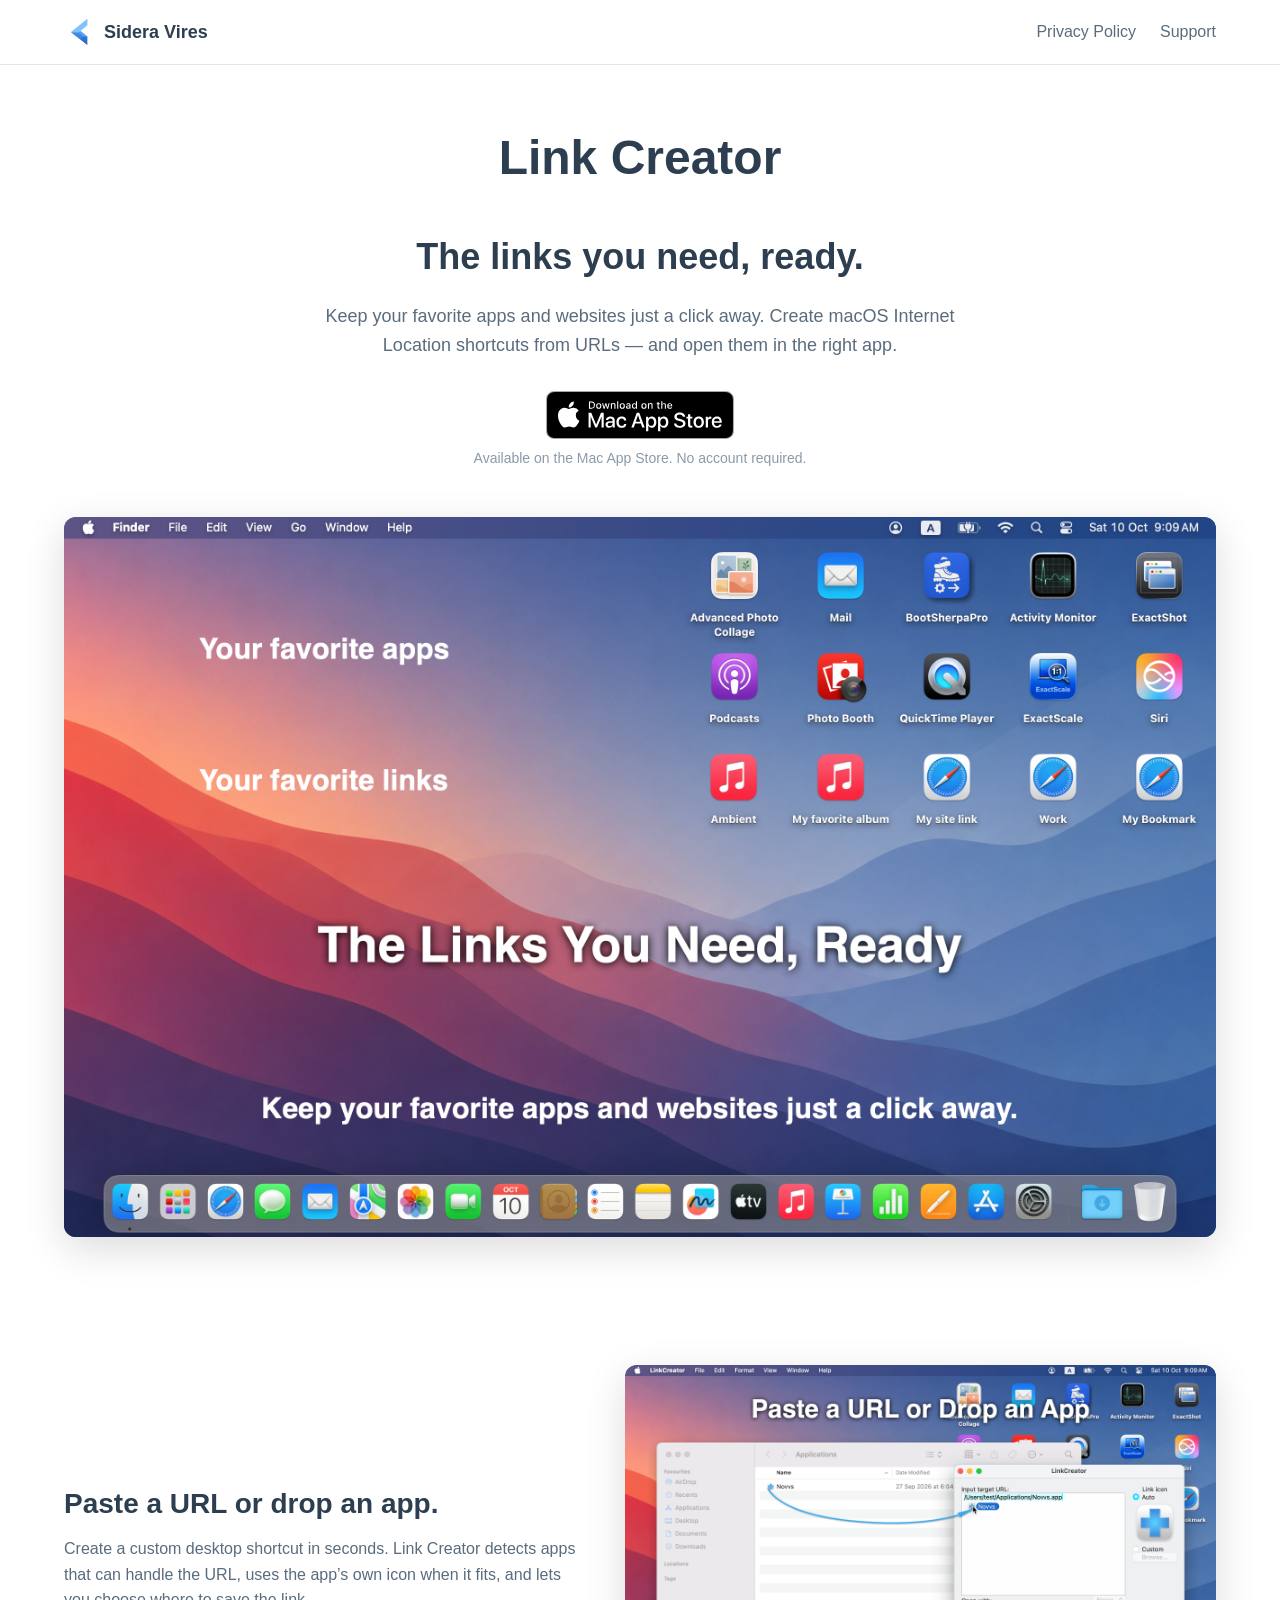
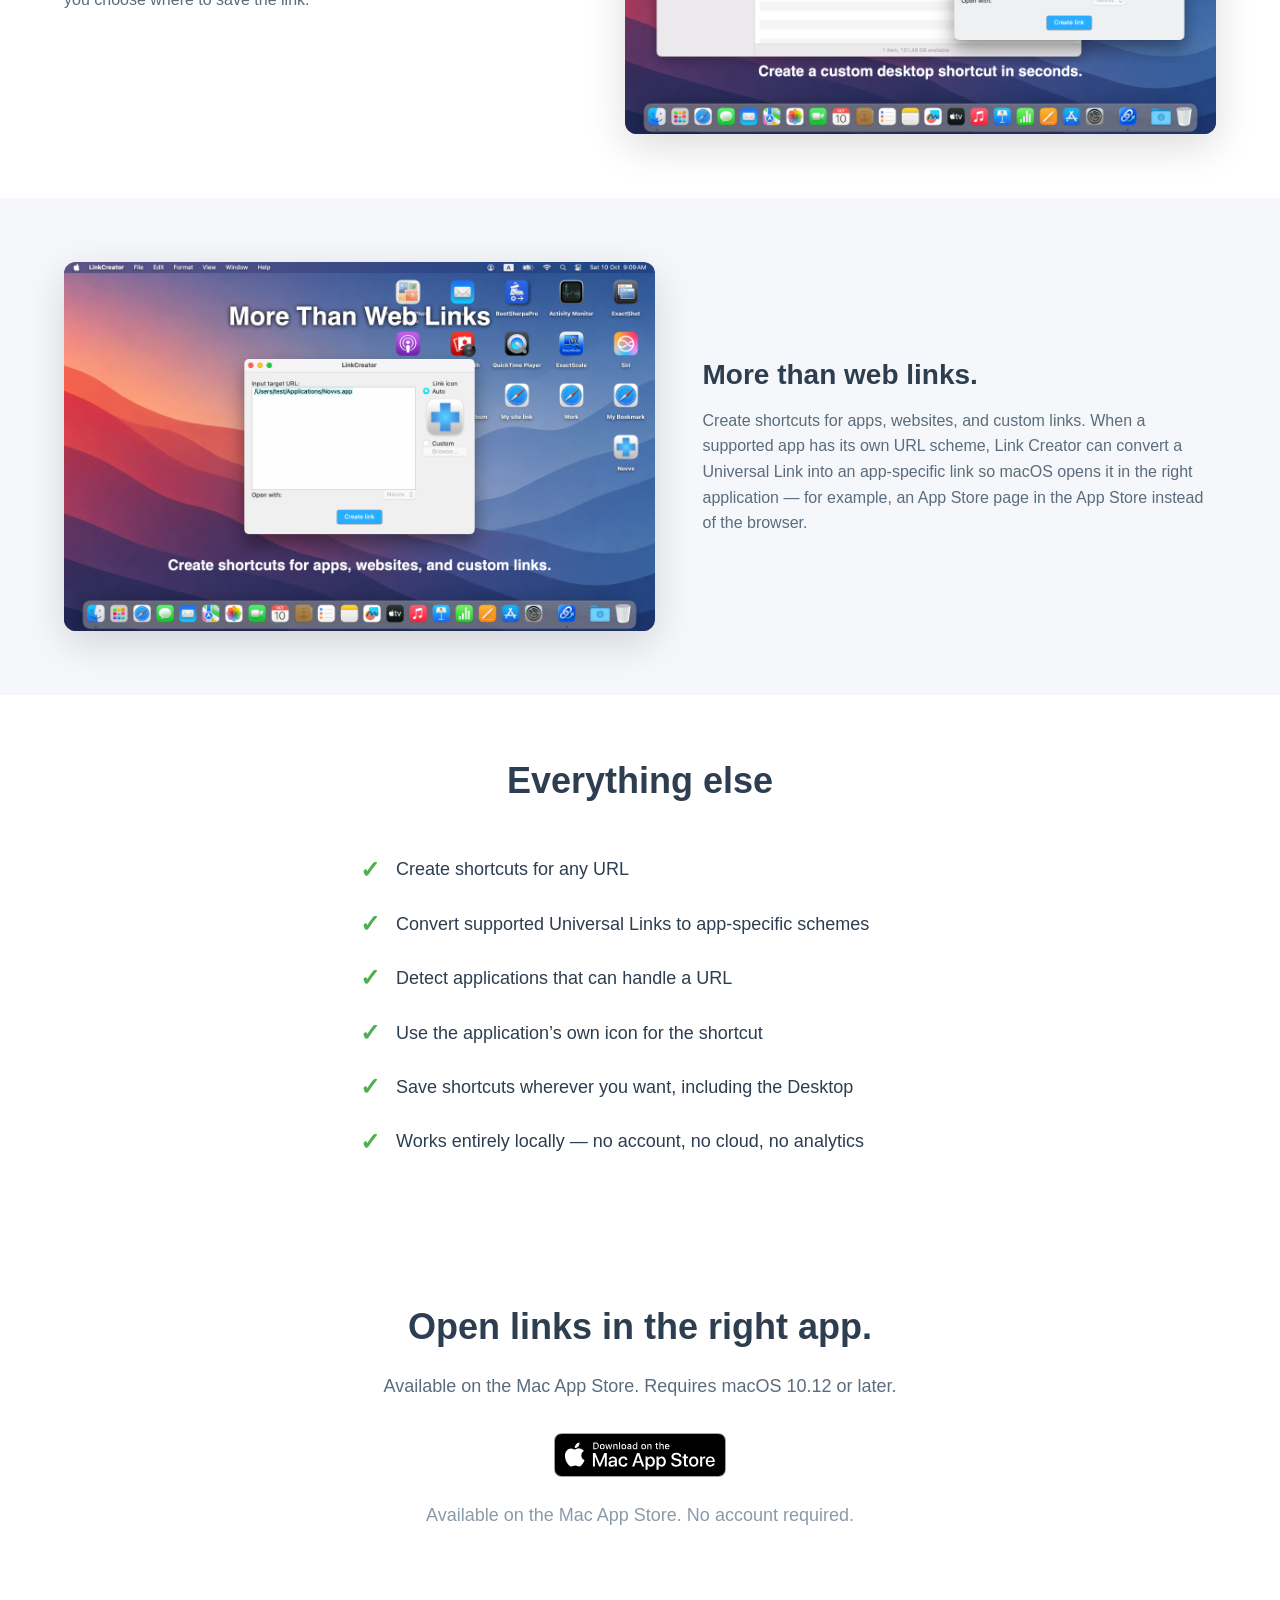
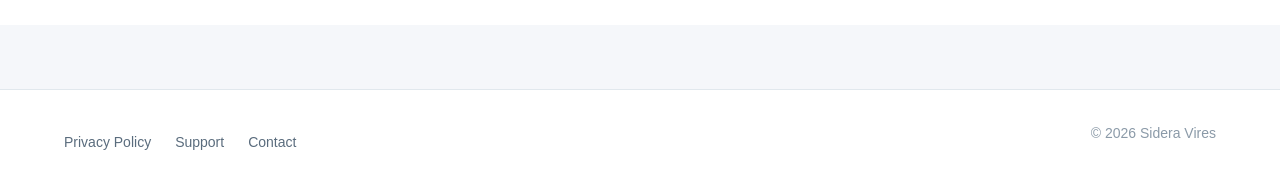
<file: products/link-creator.html>
<!DOCTYPE html>
<html lang="en">
<head>
  <meta charset="UTF-8">
  <meta name="viewport" content="width=device-width, initial-scale=1.0">
  <meta name="color-scheme" content="light dark">
  <title>Link Creator - Create App Shortcuts from URLs</title>
  <meta name="description" content="Create macOS Internet Location shortcuts from URLs and open them in the right app. Convert Universal Links to app-specific schemes.">
  <meta property="og:title" content="Link Creator - Create App Shortcuts from URLs">
  <meta property="og:description" content="Turn web links into desktop shortcuts. Open App Store, Music, and more in the right app — native macOS, no account.">
  <meta property="og:image" content="/images/link-creator-hero.png">
  <link rel="icon" href="../images/sidera-logo.png" type="image/png">
  <link rel="stylesheet" href="../css/styles.css">
</head>
<body>
  <!-- Header -->
  <header class="header">
    <div class="container">
      <div class="header-content">
        <a href="../index.html" class="logo">
          <img src="../images/sidera-logo.png" alt="Sidera Vires" class="logo-icon">
          Sidera Vires
        </a>
        <nav class="nav">
          <ul class="nav-links">
            <li><a href="../privacy-policy.html">Privacy Policy</a></li>
            <li><a href="../support.html">Support</a></li>
          </ul>
        </nav>
      </div>
    </div>
  </header>

  <!-- Hero Section -->
  <section class="hero">
    <div class="container">
      <h1 class="section-title">Link Creator</h1>
      <div style="text-align: center; max-width: 640px; margin: 0 auto;">
        <h2 style="margin-bottom: var(--spacing-md);">The links you need, ready.</h2>
        <p class="hero-subtitle">Keep your favorite apps and websites just a click away. Create macOS Internet Location shortcuts from URLs — and open them in the right app.</p>
        <div class="hero-cta" style="justify-content: center; margin-top: var(--spacing-lg);">
          <a href="https://apps.apple.com/us/app/link-creator/id6820577602?mt=12" class="mac-app-store-badge" data-app-store-id="6820577602" target="_blank" rel="noopener noreferrer">
            <picture>
              <source srcset="../images/Download_on_the_Mac_App_Store_Badge_US-UK_RGB_wht_092917.svg" media="(prefers-color-scheme: dark)">
              <img src="../images/Download_on_the_Mac_App_Store_Badge_US-UK_RGB_blk_092917.svg" alt="Download on the Mac App Store" height="48" width="156">
            </picture>
          </a>
          <p class="hero-meta">Available on the Mac App Store. No account required.</p>
        </div>
      </div>
      <div class="showcase-wrap">
        <div class="progressive-media">
          <img class="progressive-media__preview" src="../images/link-creator-hero-preview.jpg" alt="Desktop shortcuts created with Link Creator" loading="eager" width="1600" height="1000" decoding="async">
          <img class="progressive-media__full" src="../images/link-creator-hero.png" alt="" width="1600" height="1000" decoding="async" fetchpriority="high">
        </div>
      </div>
    </div>
  </section>

  <!-- Paste or drop -->
  <section class="section" style="background-color: var(--bg-white);">
    <div class="container">
      <div class="section-content section-content--balanced">
        <div class="section-text">
          <h3>Paste a URL or drop an app.</h3>
          <p>Create a custom desktop shortcut in seconds. Link Creator detects apps that can handle the URL, uses the app’s own icon when it fits, and lets you choose where to save the link.</p>
        </div>
        <div class="progressive-media">
          <img class="progressive-media__preview" src="../images/link-creator-drop-preview.jpg" alt="Paste a URL or drop an app into Link Creator" loading="lazy" width="1600" height="1000" decoding="async">
          <img class="progressive-media__full" src="../images/link-creator-drop.png" alt="" loading="lazy" width="1600" height="1000" decoding="async">
        </div>
      </div>
    </div>
  </section>

  <!-- More than web links -->
  <section class="section">
    <div class="container">
      <div class="section-content section-content--balanced section-content--reverse">
        <div class="section-text">
          <h3>More than web links.</h3>
          <p>Create shortcuts for apps, websites, and custom links. When a supported app has its own URL scheme, Link Creator can convert a Universal Link into an app-specific link so macOS opens it in the right application — for example, an App Store page in the App Store instead of the browser.</p>
        </div>
        <div class="progressive-media">
          <img class="progressive-media__preview" src="../images/link-creator-more-preview.jpg" alt="Link Creator window creating a shortcut" loading="lazy" width="1600" height="1000" decoding="async">
          <img class="progressive-media__full" src="../images/link-creator-more.png" alt="" loading="lazy" width="1600" height="1000" decoding="async">
        </div>
      </div>
    </div>
  </section>

  <!-- Details Section -->
  <section class="section" style="background-color: var(--bg-white);">
    <div class="container">
      <h2 class="section-title">Everything else</h2>
      <ul class="feature-list" style="max-width: 560px; margin: 0 auto;">
        <li>Create shortcuts for any URL</li>
        <li>Convert supported Universal Links to app-specific schemes</li>
        <li>Detect applications that can handle a URL</li>
        <li>Use the application’s own icon for the shortcut</li>
        <li>Save shortcuts wherever you want, including the Desktop</li>
        <li>Works entirely locally — no account, no cloud, no analytics</li>
      </ul>
    </div>
  </section>

  <!-- Download / CTA Section -->
  <section class="cta-section" id="download">
    <div class="container">
      <h2>Open links in the right app.</h2>
      <p>Available on the Mac App Store. Requires macOS 10.12 or later.</p>
      <a href="https://apps.apple.com/us/app/link-creator/id6820577602?mt=12" class="mac-app-store-badge" data-app-store-id="6820577602" target="_blank" rel="noopener noreferrer">
        <picture>
          <source srcset="../images/Download_on_the_Mac_App_Store_Badge_US-UK_RGB_wht_092917.svg" media="(prefers-color-scheme: dark)">
          <img src="../images/Download_on_the_Mac_App_Store_Badge_US-UK_RGB_blk_092917.svg" alt="Download on the Mac App Store" height="44" width="143">
        </picture>
      </a>
      <p class="hero-meta" style="margin-top: 16px; color: var(--text-light);">Available on the Mac App Store. No account required.</p>
    </div>
  </section>

  <!-- Footer -->
  <footer class="footer">
    <div class="container">
      <div class="footer-content">
        <ul class="footer-links">
          <li><a href="../privacy-policy.html">Privacy Policy</a></li>
          <li><a href="../support.html">Support</a></li>
          <li><a href="../support.html">Contact</a></li>
        </ul>
        <p class="footer-copyright">© 2026 Sidera Vires</p>
      </div>
    </div>
  </footer>
  <script src="../js/app-store-links.js"></script>
  <script src="../js/progressive-images.js"></script>
</body>
</html>
</file>
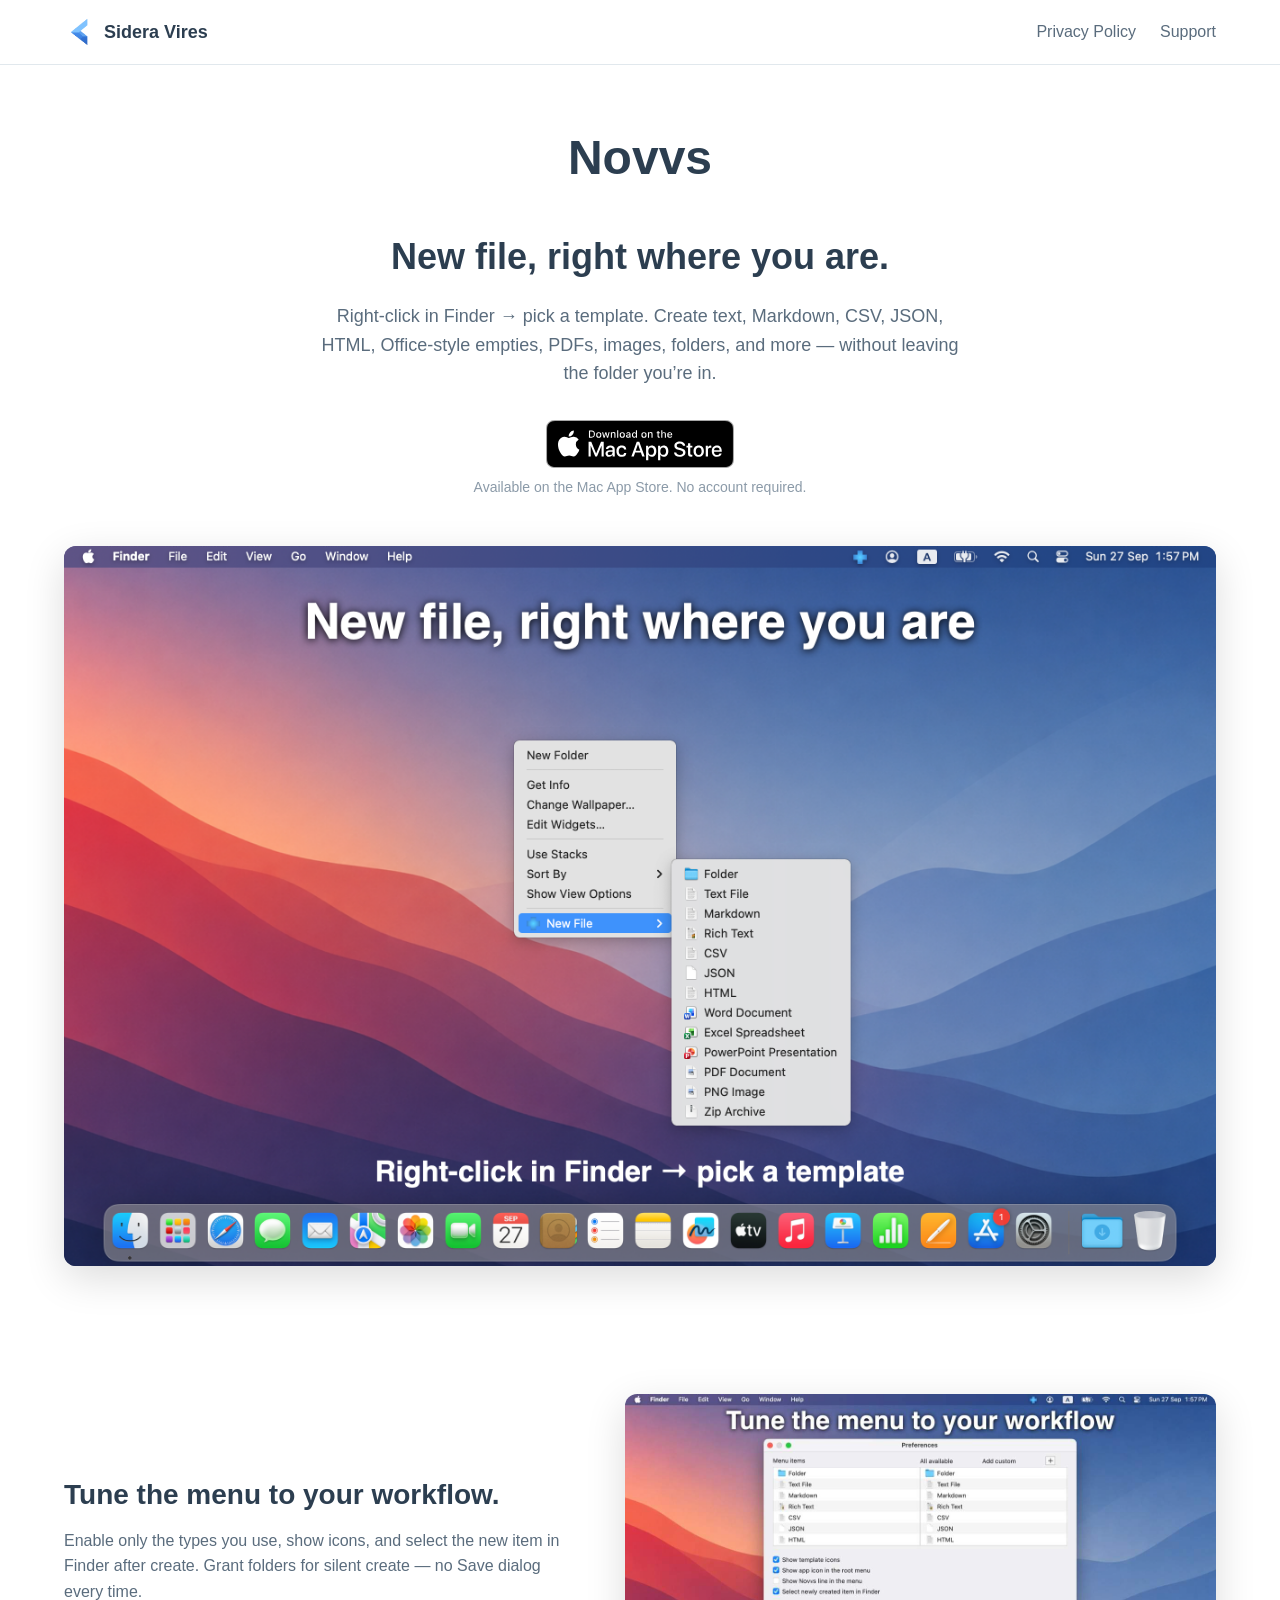
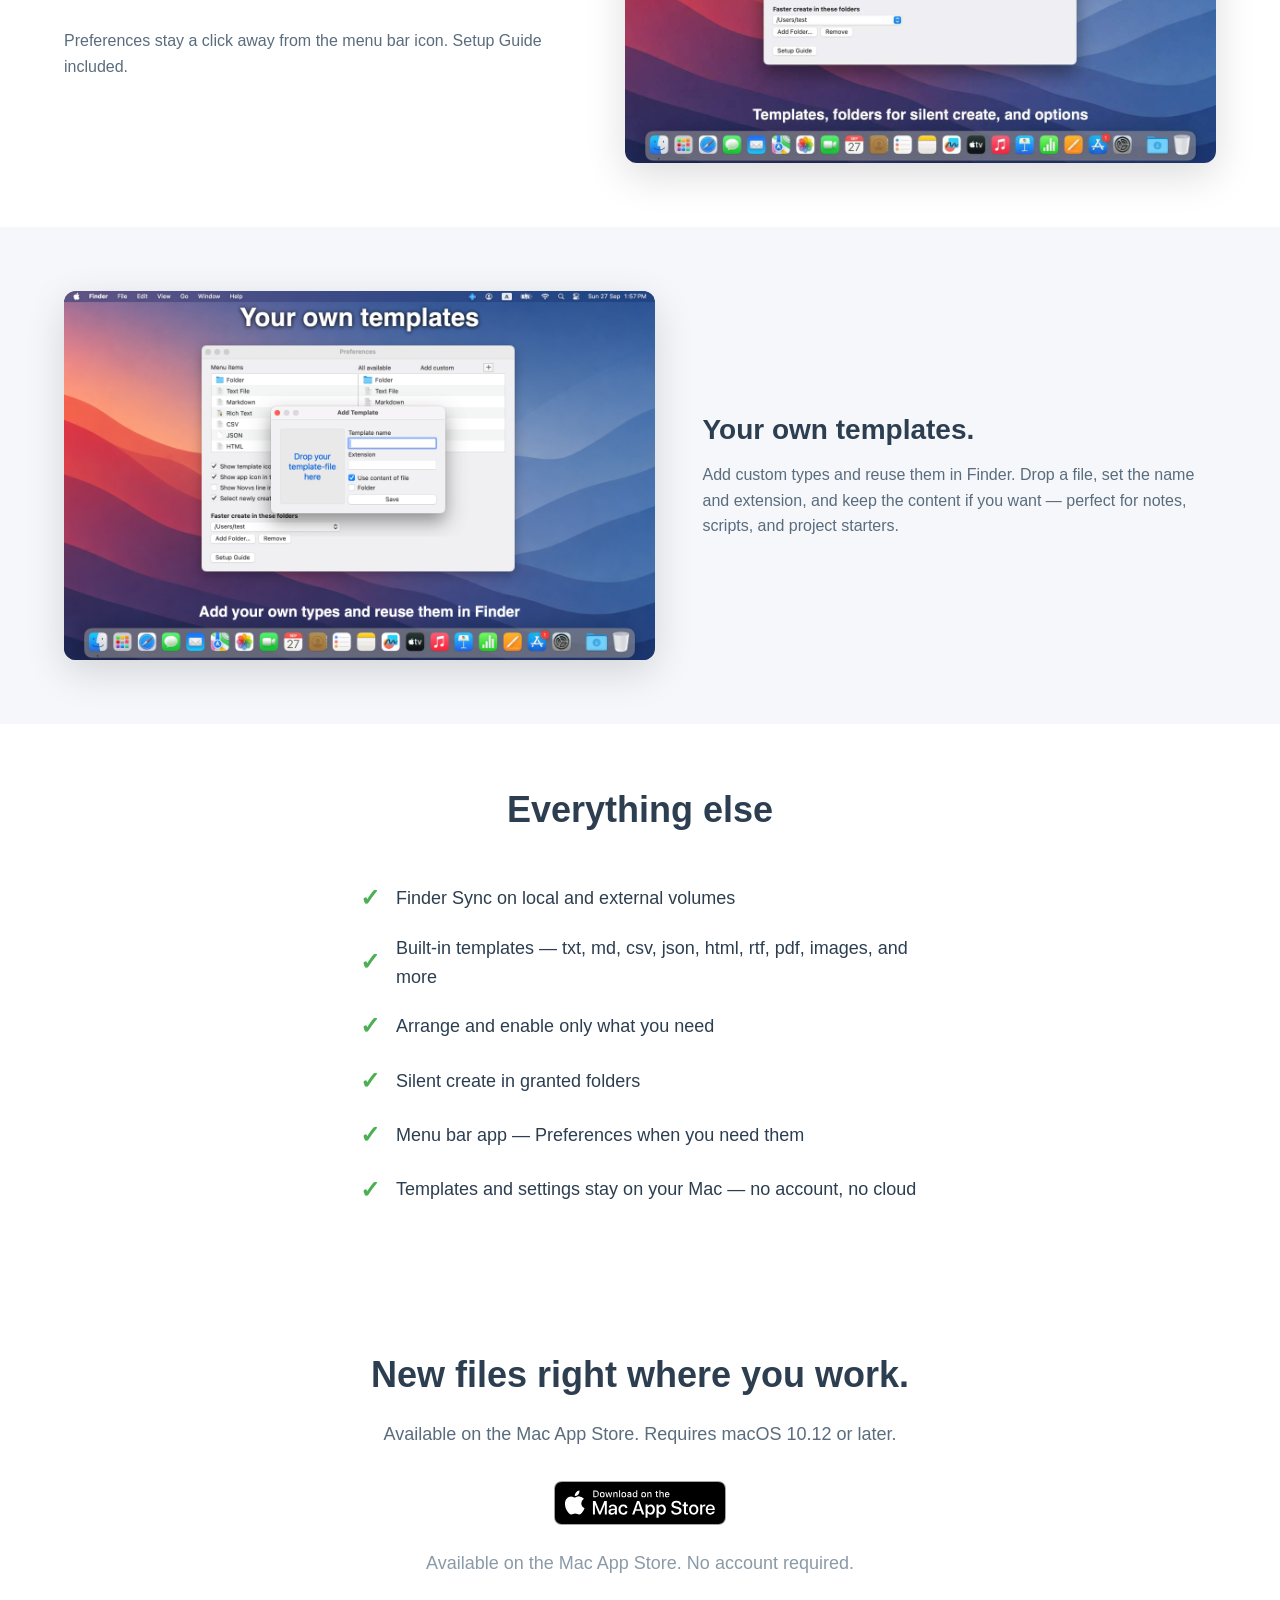
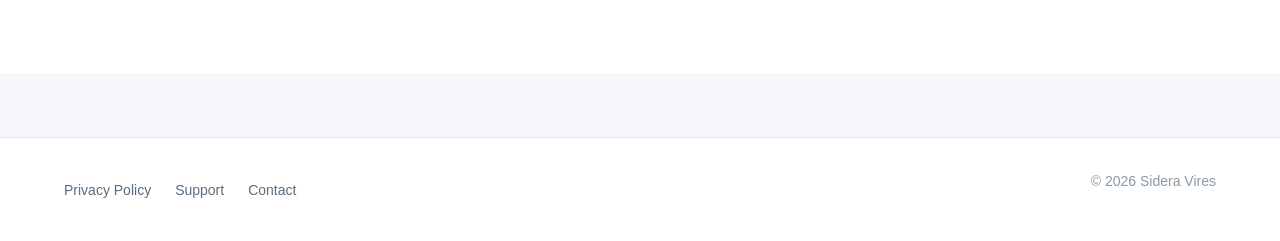
<file: products/novvs.html>
<!DOCTYPE html>
<html lang="en">
<head>
  <meta charset="UTF-8">
  <meta name="viewport" content="width=device-width, initial-scale=1.0">
  <meta name="color-scheme" content="light dark">
  <title>Novvs - New Files Right Where You Work</title>
  <meta name="description" content="Create files and folders from Finder with Novvs. Built-in and custom templates, silent create in granted folders. Native macOS.">
  <meta property="og:title" content="Novvs - New Files Right Where You Work">
  <meta property="og:description" content="Right-click in Finder, pick a template — txt, md, csv, pdf, folders, and your own. No account required.">
  <meta property="og:image" content="/images/novvs-hero.png">
  <link rel="icon" href="../images/sidera-logo.png" type="image/png">
  <link rel="stylesheet" href="../css/styles.css">
</head>
<body>
  <!-- Header -->
  <header class="header">
    <div class="container">
      <div class="header-content">
        <a href="../index.html" class="logo">
          <img src="../images/sidera-logo.png" alt="Sidera Vires" class="logo-icon">
          Sidera Vires
        </a>
        <nav class="nav">
          <ul class="nav-links">
            <li><a href="../privacy-policy.html">Privacy Policy</a></li>
            <li><a href="../support.html">Support</a></li>
          </ul>
        </nav>
      </div>
    </div>
  </header>

  <!-- Hero Section -->
  <section class="hero">
    <div class="container">
      <h1 class="section-title">Novvs</h1>
      <div style="text-align: center; max-width: 640px; margin: 0 auto;">
        <h2 style="margin-bottom: var(--spacing-md);">New file, right where you are.</h2>
        <p class="hero-subtitle">Right-click in Finder → pick a template. Create text, Markdown, CSV, JSON, HTML, Office-style empties, PDFs, images, folders, and more — without leaving the folder you’re in.</p>
        <div class="hero-cta" style="justify-content: center; margin-top: var(--spacing-lg);">
          <a href="https://apps.apple.com/us/app/novvs/id6795161321?mt=12" class="mac-app-store-badge" data-app-store-id="6795161321" target="_blank" rel="noopener noreferrer">
            <picture>
              <source srcset="../images/Download_on_the_Mac_App_Store_Badge_US-UK_RGB_wht_092917.svg" media="(prefers-color-scheme: dark)">
              <img src="../images/Download_on_the_Mac_App_Store_Badge_US-UK_RGB_blk_092917.svg" alt="Download on the Mac App Store" height="48" width="156">
            </picture>
          </a>
          <p class="hero-meta">Available on the Mac App Store. No account required.</p>
        </div>
      </div>
      <div class="showcase-wrap">
        <div class="progressive-media">
          <img class="progressive-media__preview" src="../images/novvs-hero-preview.jpg" alt="New File menu in Finder with Novvs templates" loading="eager" width="1600" height="1000" decoding="async">
          <img class="progressive-media__full" src="../images/novvs-hero.png" alt="" width="1600" height="1000" decoding="async" fetchpriority="high">
        </div>
      </div>
    </div>
  </section>

  <!-- Preferences -->
  <section class="section" style="background-color: var(--bg-white);">
    <div class="container">
      <div class="section-content section-content--balanced">
        <div class="section-text">
          <h3>Tune the menu to your workflow.</h3>
          <p>Enable only the types you use, show icons, and select the new item in Finder after create. Grant folders for silent create — no Save dialog every time.</p>
          <p>Preferences stay a click away from the menu bar icon. Setup Guide included.</p>
        </div>
        <div class="progressive-media">
          <img class="progressive-media__preview" src="../images/novvs-preferences-preview.jpg" alt="Novvs Preferences — templates and silent create folders" loading="lazy" width="1600" height="1000" decoding="async">
          <img class="progressive-media__full" src="../images/novvs-preferences.png" alt="" loading="lazy" width="1600" height="1000" decoding="async">
        </div>
      </div>
    </div>
  </section>

  <!-- Custom templates -->
  <section class="section">
    <div class="container">
      <div class="section-content section-content--balanced section-content--reverse">
        <div class="section-text">
          <h3>Your own templates.</h3>
          <p>Add custom types and reuse them in Finder. Drop a file, set the name and extension, and keep the content if you want — perfect for notes, scripts, and project starters.</p>
        </div>
        <div class="progressive-media">
          <img class="progressive-media__preview" src="../images/novvs-custom-preview.jpg" alt="Add a custom template in Novvs" loading="lazy" width="1600" height="1000" decoding="async">
          <img class="progressive-media__full" src="../images/novvs-custom.png" alt="" loading="lazy" width="1600" height="1000" decoding="async">
        </div>
      </div>
    </div>
  </section>

  <!-- Details Section -->
  <section class="section" style="background-color: var(--bg-white);">
    <div class="container">
      <h2 class="section-title">Everything else</h2>
      <ul class="feature-list" style="max-width: 560px; margin: 0 auto;">
        <li>Finder Sync on local and external volumes</li>
        <li>Built-in templates — txt, md, csv, json, html, rtf, pdf, images, and more</li>
        <li>Arrange and enable only what you need</li>
        <li>Silent create in granted folders</li>
        <li>Menu bar app — Preferences when you need them</li>
        <li>Templates and settings stay on your Mac — no account, no cloud</li>
      </ul>
    </div>
  </section>

  <!-- Download / CTA Section -->
  <section class="cta-section" id="download">
    <div class="container">
      <h2>New files right where you work.</h2>
      <p>Available on the Mac App Store. Requires macOS 10.12 or later.</p>
      <a href="https://apps.apple.com/us/app/novvs/id6795161321?mt=12" class="mac-app-store-badge" data-app-store-id="6795161321" target="_blank" rel="noopener noreferrer">
        <picture>
          <source srcset="../images/Download_on_the_Mac_App_Store_Badge_US-UK_RGB_wht_092917.svg" media="(prefers-color-scheme: dark)">
          <img src="../images/Download_on_the_Mac_App_Store_Badge_US-UK_RGB_blk_092917.svg" alt="Download on the Mac App Store" height="44" width="143">
        </picture>
      </a>
      <p class="hero-meta" style="margin-top: 16px; color: var(--text-light);">Available on the Mac App Store. No account required.</p>
    </div>
  </section>

  <!-- Footer -->
  <footer class="footer">
    <div class="container">
      <div class="footer-content">
        <ul class="footer-links">
          <li><a href="../privacy-policy.html">Privacy Policy</a></li>
          <li><a href="../support.html">Support</a></li>
          <li><a href="../support.html">Contact</a></li>
        </ul>
        <p class="footer-copyright">© 2026 Sidera Vires</p>
      </div>
    </div>
  </footer>
  <script src="../js/app-store-links.js"></script>
  <script src="../js/progressive-images.js"></script>
</body>
</html>
</file>
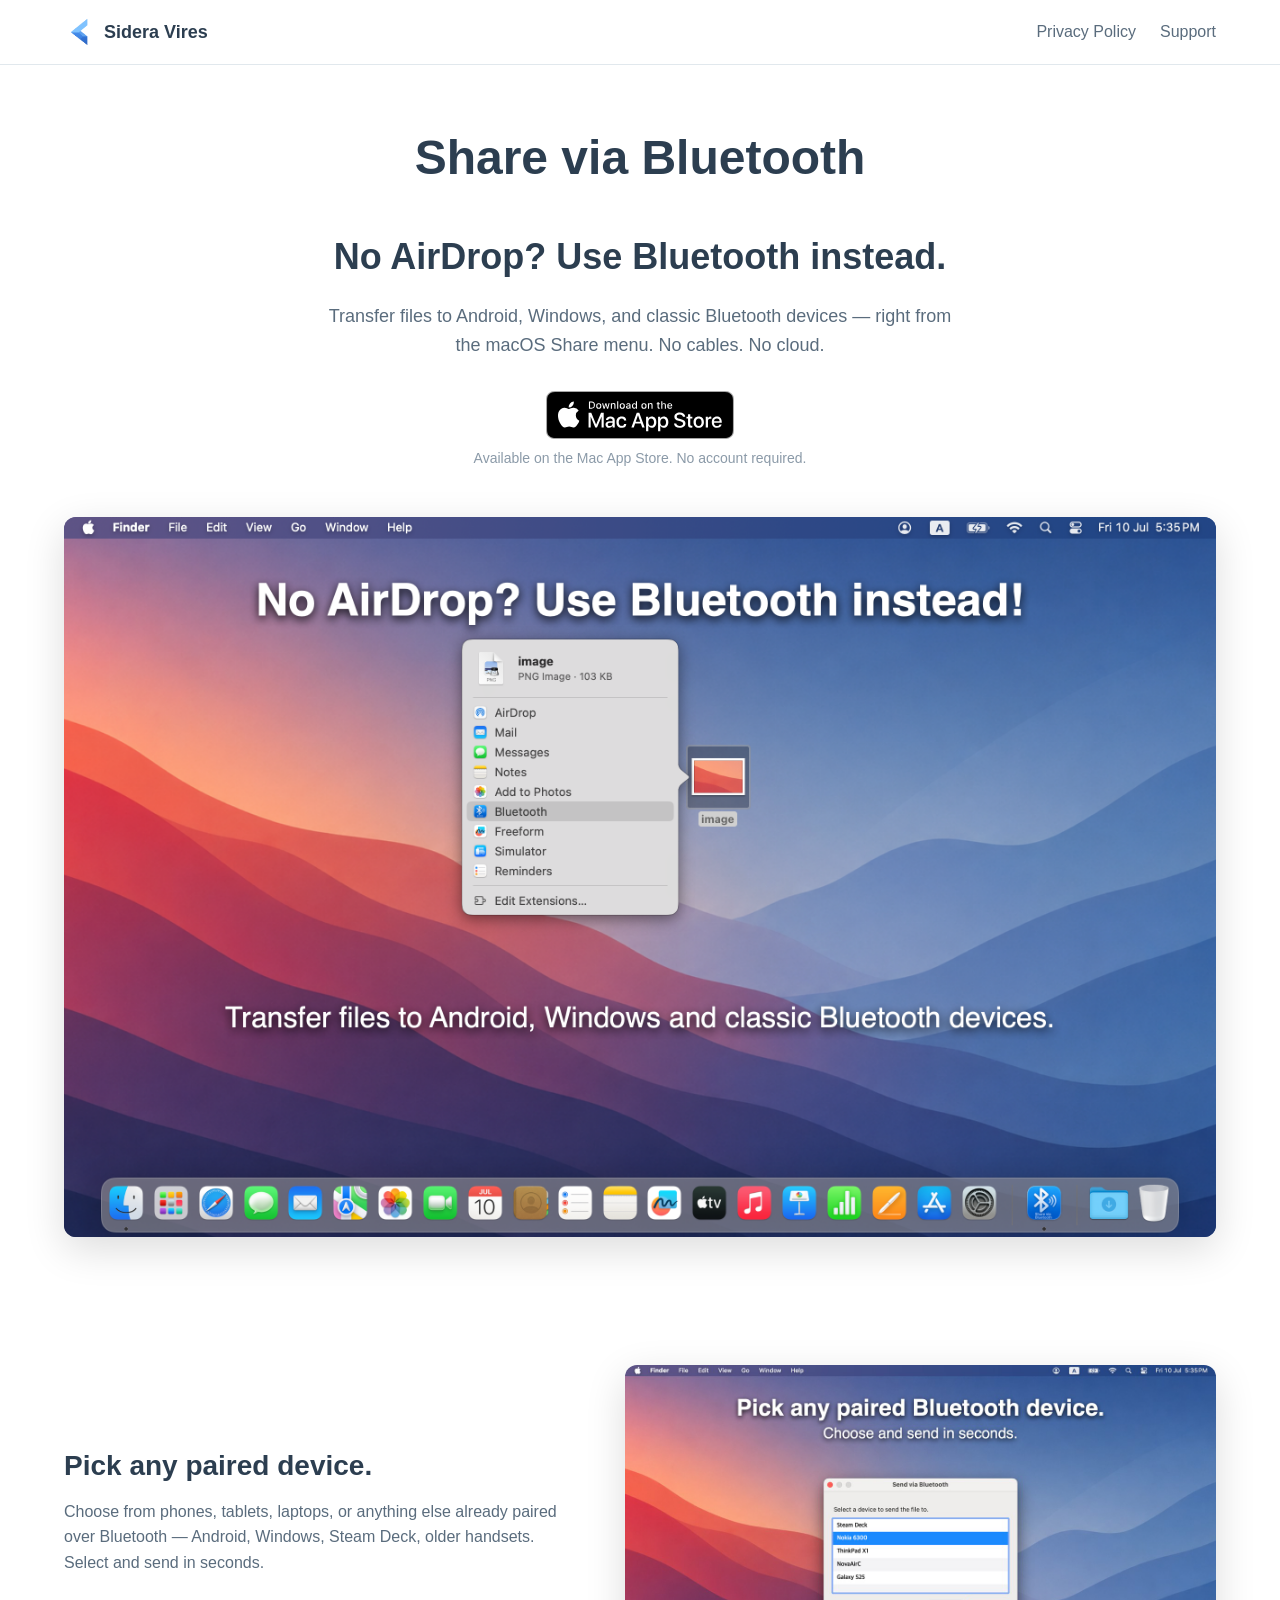
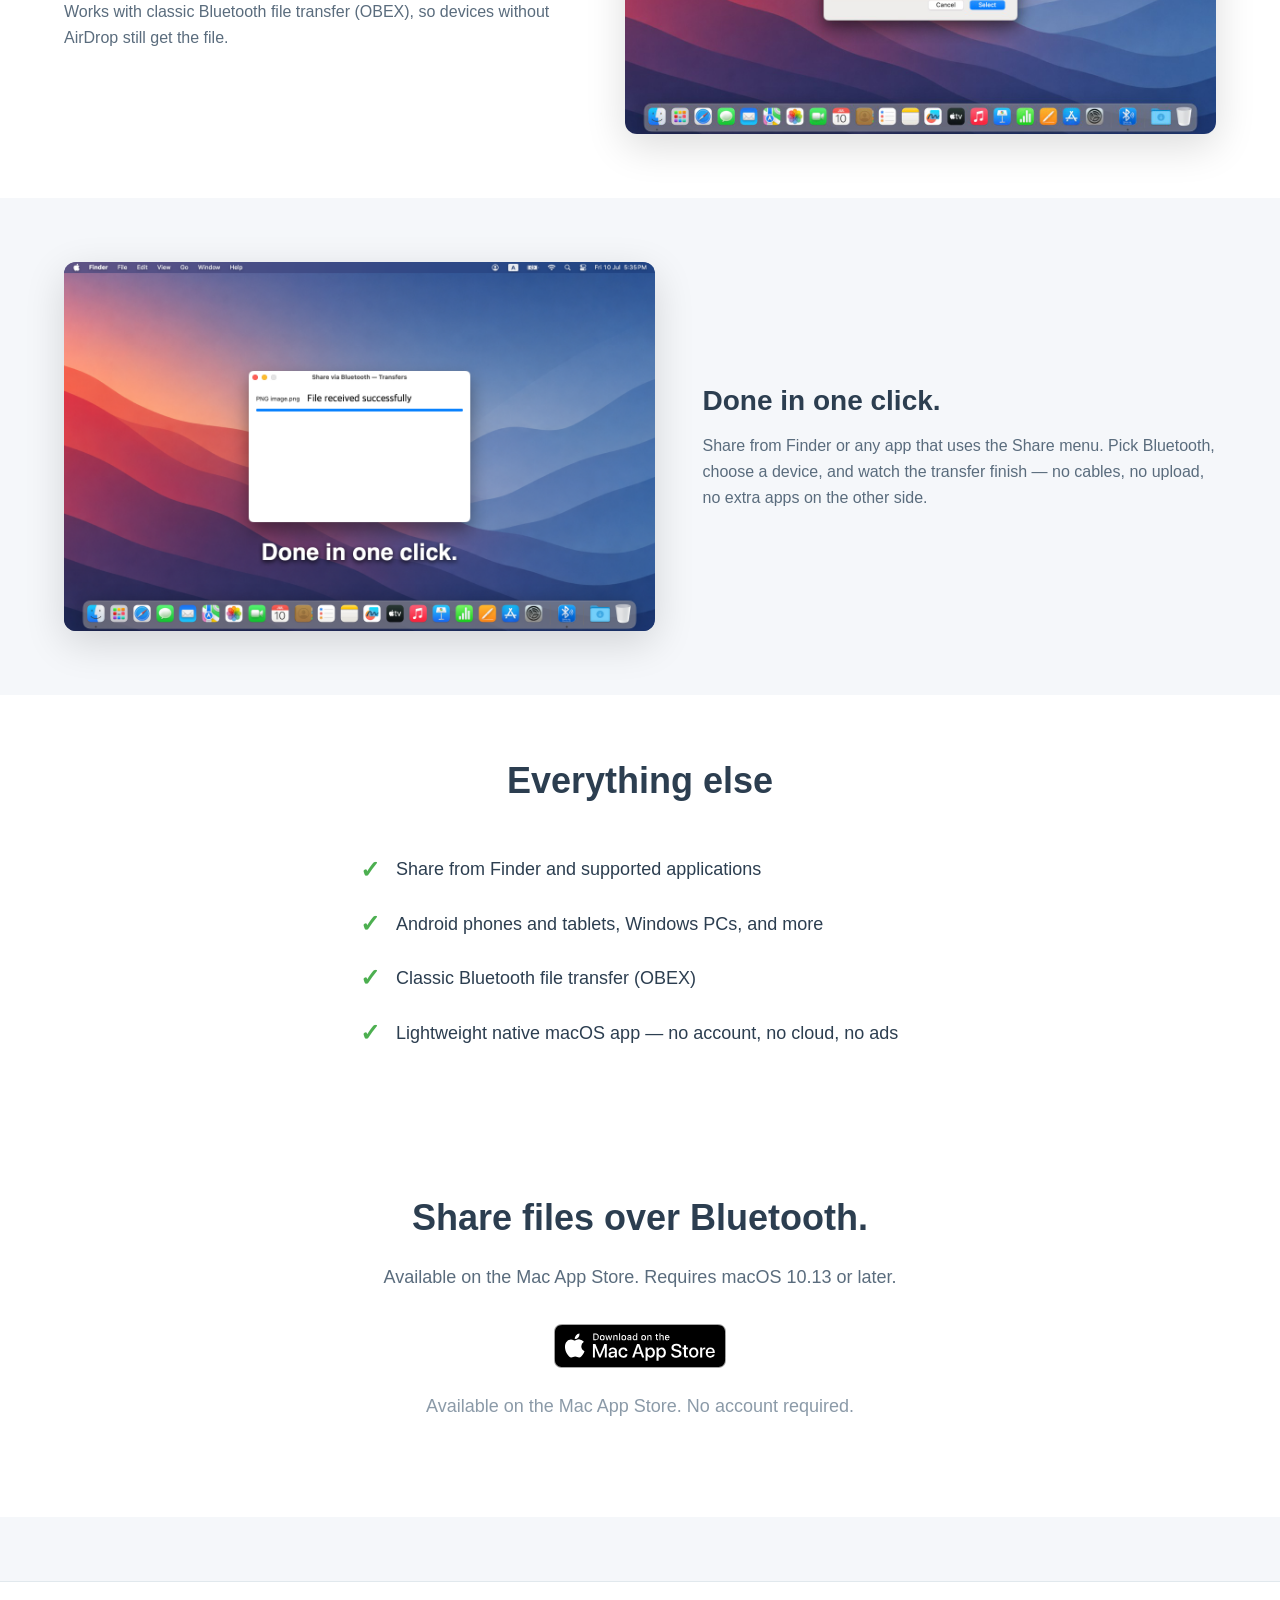
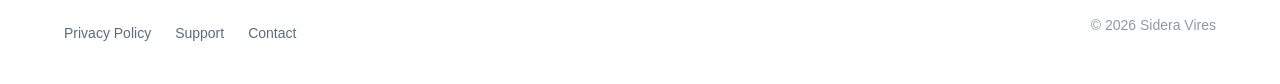
<file: products/share-via-bluetooth.html>
<!DOCTYPE html>
<html lang="en">
<head>
  <meta charset="UTF-8">
  <meta name="viewport" content="width=device-width, initial-scale=1.0">
  <meta name="color-scheme" content="light dark">
  <title>Share via Bluetooth - Send Files from macOS</title>
  <meta name="description" content="Share files from your Mac to Android, Windows, and other Bluetooth devices directly from the Share menu. No cables. No cloud.">
  <meta property="og:title" content="Share via Bluetooth - Send Files from macOS">
  <meta property="og:description" content="Send documents, photos, videos, and archives to Bluetooth devices from Finder and the macOS Share menu. Native, lightweight, offline.">
  <meta property="og:image" content="/images/share-via-bluetooth-hero.png">
  <link rel="icon" href="../images/sidera-logo.png" type="image/png">
  <link rel="stylesheet" href="../css/styles.css">
</head>
<body>
  <!-- Header -->
  <header class="header">
    <div class="container">
      <div class="header-content">
        <a href="../index.html" class="logo">
          <img src="../images/sidera-logo.png" alt="Sidera Vires" class="logo-icon">
          Sidera Vires
        </a>
        <nav class="nav">
          <ul class="nav-links">
            <li><a href="../privacy-policy.html">Privacy Policy</a></li>
            <li><a href="../support.html">Support</a></li>
          </ul>
        </nav>
      </div>
    </div>
  </header>

  <!-- Hero Section -->
  <section class="hero">
    <div class="container">
      <h1 class="section-title">Share via Bluetooth</h1>
      <div style="text-align: center; max-width: 640px; margin: 0 auto;">
        <h2 style="margin-bottom: var(--spacing-md);">No AirDrop? Use Bluetooth instead.</h2>
        <p class="hero-subtitle">Transfer files to Android, Windows, and classic Bluetooth devices — right from the macOS Share menu. No cables. No cloud.</p>
        <div class="hero-cta" style="justify-content: center; margin-top: var(--spacing-lg);">
          <a href="https://apps.apple.com/us/app/share-via-bluetooth/id6786298052?mt=12" class="mac-app-store-badge" data-app-store-id="6786298052" target="_blank" rel="noopener noreferrer">
            <picture>
              <source srcset="../images/Download_on_the_Mac_App_Store_Badge_US-UK_RGB_wht_092917.svg" media="(prefers-color-scheme: dark)">
              <img src="../images/Download_on_the_Mac_App_Store_Badge_US-UK_RGB_blk_092917.svg" alt="Download on the Mac App Store" height="48" width="156">
            </picture>
          </a>
          <p class="hero-meta">Available on the Mac App Store. No account required.</p>
        </div>
      </div>
      <div class="showcase-wrap">
        <div class="progressive-media">
          <img class="progressive-media__preview" src="../images/share-via-bluetooth-hero-preview.jpg" alt="Bluetooth option in the macOS Share menu" loading="eager" width="2560" height="1600" decoding="async">
          <img class="progressive-media__full" src="../images/share-via-bluetooth-hero.png" alt="" width="2560" height="1600" decoding="async" fetchpriority="high">
        </div>
      </div>
    </div>
  </section>

  <!-- Pick a device -->
  <section class="section" style="background-color: var(--bg-white);">
    <div class="container">
      <div class="section-content section-content--balanced">
        <div class="section-text">
          <h3>Pick any paired device.</h3>
          <p>Choose from phones, tablets, laptops, or anything else already paired over Bluetooth — Android, Windows, Steam Deck, older handsets. Select and send in seconds.</p>
          <p>Works with classic Bluetooth file transfer (OBEX), so devices without AirDrop still get the file.</p>
        </div>
        <div class="progressive-media">
          <img class="progressive-media__preview" src="../images/share-via-bluetooth-devices-preview.jpg" alt="Select a paired Bluetooth device to send the file" loading="lazy" width="2560" height="1600" decoding="async">
          <img class="progressive-media__full" src="../images/share-via-bluetooth-devices.png" alt="" loading="lazy" width="2560" height="1600" decoding="async">
        </div>
      </div>
    </div>
  </section>

  <!-- Done -->
  <section class="section">
    <div class="container">
      <div class="section-content section-content--balanced section-content--reverse">
        <div class="section-text">
          <h3>Done in one click.</h3>
          <p>Share from Finder or any app that uses the Share menu. Pick Bluetooth, choose a device, and watch the transfer finish — no cables, no upload, no extra apps on the other side.</p>
        </div>
        <div class="progressive-media">
          <img class="progressive-media__preview" src="../images/share-via-bluetooth-done-preview.jpg" alt="File received successfully over Bluetooth" loading="lazy" width="2560" height="1600" decoding="async">
          <img class="progressive-media__full" src="../images/share-via-bluetooth-done.png" alt="" loading="lazy" width="2560" height="1600" decoding="async">
        </div>
      </div>
    </div>
  </section>

  <!-- Details Section -->
  <section class="section" style="background-color: var(--bg-white);">
    <div class="container">
      <h2 class="section-title">Everything else</h2>
      <ul class="feature-list" style="max-width: 560px; margin: 0 auto;">
        <li>Share from Finder and supported applications</li>
        <li>Android phones and tablets, Windows PCs, and more</li>
        <li>Classic Bluetooth file transfer (OBEX)</li>
        <li>Lightweight native macOS app — no account, no cloud, no ads</li>
      </ul>
    </div>
  </section>

  <!-- Download / CTA Section -->
  <section class="cta-section" id="download">
    <div class="container">
      <h2>Share files over Bluetooth.</h2>
      <p>Available on the Mac App Store. Requires macOS 10.13 or later.</p>
      <a href="https://apps.apple.com/us/app/share-via-bluetooth/id6786298052?mt=12" class="mac-app-store-badge" data-app-store-id="6786298052" target="_blank" rel="noopener noreferrer">
        <picture>
          <source srcset="../images/Download_on_the_Mac_App_Store_Badge_US-UK_RGB_wht_092917.svg" media="(prefers-color-scheme: dark)">
          <img src="../images/Download_on_the_Mac_App_Store_Badge_US-UK_RGB_blk_092917.svg" alt="Download on the Mac App Store" height="44" width="143">
        </picture>
      </a>
      <p class="hero-meta" style="margin-top: 16px; color: var(--text-light);">Available on the Mac App Store. No account required.</p>
    </div>
  </section>

  <!-- Footer -->
  <footer class="footer">
    <div class="container">
      <div class="footer-content">
        <ul class="footer-links">
          <li><a href="../privacy-policy.html">Privacy Policy</a></li>
          <li><a href="../support.html">Support</a></li>
          <li><a href="../support.html">Contact</a></li>
        </ul>
        <p class="footer-copyright">© 2026 Sidera Vires</p>
      </div>
    </div>
  </footer>
  <script src="../js/app-store-links.js"></script>
  <script src="../js/progressive-images.js"></script>
</body>
</html>
</file>
<file: css/styles.css>
/* CSS Variables */
:root {
  /* Colors */
  --primary-blue: #4A90E2;
  --primary-blue-hover: #357ABD;
  --bg-light: #F5F7FA;
  --bg-white: #FFFFFF;
  --text-dark: #2C3E50;
  --text-medium: #5A6C7D;
  --text-light: #8B9AA8;
  --border-light: #E1E8ED;
  --success-green: #4CAF50;
  --error-red: #E74C3C;
  
  /* Typography */
  --font-family: -apple-system, BlinkMacSystemFont, 'Segoe UI', 'Roboto', 'Helvetica', 'Arial', sans-serif;
  --font-size-base: 16px;
  --font-size-small: 14px;
  --font-size-large: 18px;
  --font-size-h1: 48px;
  --font-size-h2: 36px;
  --font-size-h3: 28px;
  --font-size-h4: 24px;
  
  /* Spacing */
  --spacing-xs: 8px;
  --spacing-sm: 16px;
  --spacing-md: 24px;
  --spacing-lg: 32px;
  --spacing-xl: 48px;
  --spacing-xxl: 64px;
  
  /* Layout */
  --max-width: 1200px;
  --border-radius: 8px;
  --border-radius-large: 12px;
  
  /* Transitions */
  --transition-fast: 0.2s ease;
  --transition-normal: 0.3s ease;
}

/* Dark Theme */
@media (prefers-color-scheme: dark) {
  :root {
    --bg-light: #1A1A2E;
    --bg-white: #16213E;
    --text-dark: #E8ECF1;
    --text-medium: #B0B8C4;
    --text-light: #8892A0;
    --border-light: #2C3A4A;
    --primary-blue: #5DA3F0;
    --primary-blue-hover: #7AB6F5;
  }

  .comparison-table .highlight {
    background-color: #1E2E48;
  }
}

/* Reset & Base Styles */
* {
  margin: 0;
  padding: 0;
  box-sizing: border-box;
}

html {
  font-size: var(--font-size-base);
  scroll-behavior: smooth;
}

body {
  font-family: var(--font-family);
  color: var(--text-dark);
  background-color: var(--bg-light);
  line-height: 1.6;
  -webkit-font-smoothing: antialiased;
  -moz-osx-font-smoothing: grayscale;
}

/* Typography */
h1, h2, h3, h4, h5, h6 {
  font-weight: 700;
  line-height: 1.2;
  margin-bottom: var(--spacing-md);
}

h1 {
  font-size: var(--font-size-h1);
}

h2 {
  font-size: var(--font-size-h2);
}

h3 {
  font-size: var(--font-size-h3);
}

h4 {
  font-size: var(--font-size-h4);
}

p {
  margin-bottom: var(--spacing-sm);
  color: var(--text-medium);
}

a {
  color: var(--primary-blue);
  text-decoration: none;
  transition: color var(--transition-fast);
}

a:hover {
  color: var(--primary-blue-hover);
}

/* Container */
.container {
  max-width: var(--max-width);
  margin: 0 auto;
  padding: 0 var(--spacing-md);
}

/* Header */
.header {
  background-color: var(--bg-white);
  border-bottom: 1px solid var(--border-light);
  padding: var(--spacing-sm) 0;
  position: sticky;
  top: 0;
  z-index: 100;
}

.header-content {
  display: flex;
  justify-content: space-between;
  align-items: center;
}

.logo {
  display: flex;
  align-items: center;
  gap: var(--spacing-xs);
  font-size: var(--font-size-large);
  font-weight: 700;
  color: var(--text-dark);
}

.logo-icon {
  width: 32px;
  height: 32px;
  color: var(--primary-blue);
  object-fit: contain;
}

.nav {
  display: flex;
  align-items: center;
  gap: var(--spacing-lg);
}

.nav-links {
  display: flex;
  gap: var(--spacing-md);
  list-style: none;
}

.nav-links a {
  color: var(--text-medium);
  font-size: var(--font-size-base);
  transition: color var(--transition-fast);
}

.nav-links a:hover {
  color: var(--text-dark);
}

/* Buttons */
.btn {
  display: inline-block;
  padding: 12px 24px;
  font-size: var(--font-size-base);
  font-weight: 600;
  text-align: center;
  border: none;
  border-radius: var(--border-radius);
  cursor: pointer;
  transition: all var(--transition-fast);
  text-decoration: none;
}

.btn-primary {
  background-color: var(--primary-blue);
  color: var(--bg-white);
}

.btn-primary:hover {
  background-color: var(--primary-blue-hover);
  transform: translateY(-2px);
  box-shadow: 0 4px 12px rgba(74, 144, 226, 0.3);
}

.btn-large {
  padding: 16px 32px;
  font-size: var(--font-size-large);
}

/* Hero Section */
.hero {
  background-color: var(--bg-white);
  padding: var(--spacing-xxl) 0;
  overflow-x: visible;
}

.hero .container {
  overflow-x: visible;
}

.hero-content {
  display: flex;
  align-items: center;
  gap: var(--spacing-xl);
}

.hero-text {
  flex: 0 0 33%;
  min-width: 0;
}

.hero-image {
  flex: 0 0 92%;
  min-width: 0;
}

.hero-text h1 {
  margin-bottom: var(--spacing-sm);
}

.hero-subtitle {
  font-size: var(--font-size-large);
  color: var(--text-medium);
  margin-bottom: var(--spacing-sm);
}

.hero-tagline {
  font-size: var(--font-size-base);
  color: var(--text-light);
  margin-bottom: var(--spacing-lg);
}

.hero-cta {
  margin-bottom: var(--spacing-sm);
}

.mac-app-store-badge {
  display: inline-block;
  line-height: 0;
}

.mac-app-store-badge img {
  height: 48px;
  width: auto;
  display: block;
}

.cta-section .mac-app-store-badge img {
  height: 44px;
}

/* Product card CTA: Learn More and App Store badge same size */
.product-card-cta {
  margin-top: 24px;
  display: flex;
  flex-wrap: wrap;
  align-items: center;
  gap: 16px;
}

.product-card-cta .btn {
  height: 40px;
  min-height: 40px;
  width: 156px;
  min-width: 156px;
  display: inline-flex;
  align-items: center;
  justify-content: center;
  padding: 0;
  box-sizing: border-box;
  line-height: 1;
  font-size: 15px;
}

.product-card-cta .mac-app-store-badge img {
  height: 40px;
  width: auto;
  display: block;
}

.hero-meta {
  font-size: var(--font-size-small);
  color: var(--text-light);
}

.hero-image {
  position: relative;
  aspect-ratio: 16 / 10;
  background: linear-gradient(135deg, #667eea 0%, #764ba2 100%);
  border-radius: var(--border-radius-large);
  overflow: hidden;
  display: flex;
  align-items: center;
  justify-content: center;
  color: var(--bg-white);
  font-size: var(--font-size-large);
}

/* Section */
.section {
  padding: var(--spacing-xxl) 0;
}

.section--wide {
  padding: calc(var(--spacing-xxl) * 4 / 3) 0;
}

.section--wide .container {
  max-width: 1600px;
}

/* Slider in wide section: steps and images scale with container, no vw gaps */
.section--wide .step {
  min-width: 100%;
}


.section-title {
  text-align: center;
  margin-bottom: var(--spacing-xl);
}

.section-content {
  display: flex;
  align-items: center;
  gap: var(--spacing-xl);
}

.section-content > *:first-child {
  flex: 0 0 33%;
  min-width: 0;
}

.section-content > *:last-child {
  flex: 0 0 92%;
  min-width: 0;
}

.section-content--balanced {
  display: grid;
  grid-template-columns: 1fr 1.15fr;
  gap: var(--spacing-xl);
  align-items: center;
}

.section-content--balanced > * {
  flex: unset;
  min-width: 0;
}

.section-content--reverse.section-content--balanced {
  grid-template-columns: 1.15fr 1fr;
}

.section-content--reverse .section-text {
  order: 2;
}

.section-content--reverse .product-showcase,
.section-content--reverse .progressive-media {
  order: 1;
}

.section-text h3 {
  font-size: var(--font-size-h3);
  margin-bottom: var(--spacing-sm);
}

.section-text p {
  color: var(--text-medium);
  margin-bottom: var(--spacing-md);
}

.section-text p:last-child {
  margin-bottom: 0;
}

.showcase-wrap {
  margin-top: var(--spacing-xl);
}

.product-showcase {
  width: 100%;
  height: auto;
  border-radius: var(--border-radius-large);
  box-shadow: 0 12px 40px rgba(0, 0, 0, 0.14);
  display: block;
}

/* Fast JPG preview, then full PNG reveals over it */
.progressive-media {
  position: relative;
  overflow: hidden;
  width: 100%;
  border-radius: var(--border-radius-large);
  box-shadow: 0 12px 40px rgba(0, 0, 0, 0.14);
  background: var(--bg-light, #e8e8ed);
  isolation: isolate;
}

.progressive-media__preview,
.progressive-media__full {
  display: block;
  width: 100%;
  height: auto;
}

.progressive-media__full {
  position: absolute;
  left: 0;
  top: 0;
  width: 100%;
  height: 100%;
  object-fit: cover;
  opacity: 0;
  clip-path: inset(0 0 100% 0);
  pointer-events: none;
}

.progressive-media.is-loaded .progressive-media__full {
  opacity: 1;
  clip-path: inset(0 0 0 0);
  transition: clip-path 0.9s cubic-bezier(0.22, 1, 0.36, 1), opacity 0.2s ease;
}

@media (prefers-reduced-motion: reduce) {
  .progressive-media__full {
    clip-path: none;
    transition: opacity 0.25s ease;
  }

  .progressive-media.is-loaded .progressive-media__full {
    clip-path: none;
  }
}

/* Feature List */
.feature-list {
  list-style: none;
}

.feature-list li {
  display: flex;
  align-items: center;
  gap: var(--spacing-sm);
  margin-bottom: var(--spacing-sm);
  font-size: var(--font-size-large);
  color: var(--text-dark);
}

.feature-list li::before {
  content: "✓";
  color: var(--success-green);
  font-weight: bold;
  font-size: 24px;
}

/* Steps Section – horizontal slider */
.steps-wrap {
  position: relative;
  margin-top: var(--spacing-xl);
}

.slider-btn {
  position: absolute;
  top: 50%;
  transform: translateY(-50%);
  z-index: 2;
  width: 48px;
  height: 48px;
  border: none;
  border-radius: 50%;
  background: rgba(255, 255, 255, 0.6);
  box-shadow: 0 2px 12px rgba(0, 0, 0, 0.15);
  color: var(--text-dark);
  cursor: pointer;
  display: flex;
  align-items: center;
  justify-content: center;
  transition: background var(--transition-fast), color var(--transition-fast), box-shadow var(--transition-fast);
}

.slider-btn:hover {
  background: rgba(74, 144, 226, 0.85);
  color: var(--bg-white);
  box-shadow: 0 4px 16px rgba(74, 144, 226, 0.4);
}

.slider-btn:active {
  transform: translateY(-50%) scale(0.98);
}

.slider-btn:disabled {
  opacity: 0.4;
  cursor: not-allowed;
  pointer-events: none;
}

.slider-arrow {
  width: 24px;
  height: 24px;
  flex-shrink: 0;
}

.slider-prev {
  left: 16px;
}

.slider-next {
  right: 16px;
}

.steps {
  display: flex;
  flex-direction: row;
  gap: 0;
  overflow-x: auto;
  scroll-snap-type: x mandatory;
  scroll-behavior: smooth;
  -webkit-overflow-scrolling: touch;
  scrollbar-width: thin;
  padding: 0;
  margin-left: 0;
  margin-right: 0;
}

.step {
  flex: 0 0 auto;
  min-width: 85vw;
  scroll-snap-align: start;
  scroll-snap-stop: always;
  text-align: center;
  padding: 0;
}

.step-number {
  width: 48px;
  height: 48px;
  background-color: var(--primary-blue);
  color: var(--bg-white);
  border-radius: 50%;
  display: flex;
  align-items: center;
  justify-content: center;
  font-size: var(--font-size-h4);
  font-weight: bold;
  margin: 0 auto 8px;
}

.step-title {
  font-size: var(--font-size-large);
  font-weight: 600;
  margin: 0 0 8px;
}

.step-image {
  position: relative;
  aspect-ratio: 16 / 10;
  background: linear-gradient(135deg, #667eea 0%, #764ba2 100%);
  border-radius: var(--border-radius);
  margin: 0;
  display: flex;
  align-items: center;
  justify-content: center;
  color: var(--bg-white);
  overflow: hidden;
}

/* Step images in slider: also half viewport width */

/* Comparison Table */
.comparison-table {
  max-width: 800px;
  margin: var(--spacing-xl) auto;
  background-color: var(--bg-white);
  border-radius: var(--border-radius-large);
  overflow: hidden;
  box-shadow: 0 2px 8px rgba(0, 0, 0, 0.1);
}

.comparison-table table {
  width: 100%;
  border-collapse: collapse;
}

.comparison-table th,
.comparison-table td {
  padding: var(--spacing-md);
  text-align: center;
  border-bottom: 1px solid var(--border-light);
}

.comparison-table th {
  background-color: var(--bg-light);
  font-weight: 600;
  color: var(--text-dark);
}

.comparison-table td:first-child {
  text-align: left;
  font-weight: 500;
}

.comparison-table .highlight {
  background-color: #0095ff4f;
}

.check {
  color: var(--success-green);
  font-size: 24px;
}

.cross {
  color: var(--error-red);
  font-size: 24px;
}

/* CTA Section */
.cta-section {
  background-color: var(--bg-white);
  text-align: center;
  padding: var(--spacing-xxl) 0;
}

.cta-section h2 {
  margin-bottom: var(--spacing-md);
}

.cta-section p {
  font-size: var(--font-size-large);
  margin-bottom: var(--spacing-lg);
}

/* Footer */
.footer {
  background-color: var(--bg-white);
  border-top: 1px solid var(--border-light);
  padding: var(--spacing-lg) 0;
  margin-top: var(--spacing-xxl);
}

.footer-content {
  display: flex;
  justify-content: space-between;
  align-items: center;
}

.footer-links {
  display: flex;
  gap: var(--spacing-md);
  list-style: none;
}

.footer-links a {
  color: var(--text-medium);
  font-size: var(--font-size-small);
}

.footer-copyright {
  color: var(--text-light);
  font-size: var(--font-size-small);
}

/* Media Placeholder */
.media-placeholder {
  position: relative;
  width: 100%;
  aspect-ratio: 16 / 10;
  background: linear-gradient(135deg, #667eea 0%, #764ba2 100%);
  border-radius: var(--border-radius);
  overflow: hidden;
  display: flex;
  align-items: center;
  justify-content: center;
  color: var(--bg-white);
  font-size: var(--font-size-base);
  text-align: center;
  padding: var(--spacing-md);
}

.product-img {
  max-width: 100%;
  height: auto;
}

/* Scale image to fit container, nothing cut off */
.hero-image .product-img,
.media-placeholder .product-img,
.section-content .media-placeholder .product-img,
.step-image .product-img {
  position: absolute;
  inset: 0;
  width: 100%;
  height: 100%;
  max-width: none;
  object-fit: contain;
}

.media-placeholder > .progressive-media,
.hero-image > .progressive-media,
.step-image > .progressive-media {
  position: absolute;
  inset: 0;
  width: 100%;
  height: 100%;
  box-shadow: none;
  border-radius: inherit;
  background: transparent;
}

/* Content Page Styles */
.content-page {
  background-color: var(--bg-white);
  max-width: 800px;
  margin: var(--spacing-xl) auto;
  padding: var(--spacing-xl);
  border-radius: var(--border-radius-large);
  box-shadow: 0 2px 8px rgba(0, 0, 0, 0.1);
}

.content-page h1 {
  margin-bottom: var(--spacing-lg);
  padding-bottom: var(--spacing-md);
  border-bottom: 2px solid var(--border-light);
}

.content-page h2 {
  margin-top: var(--spacing-lg);
  margin-bottom: var(--spacing-md);
}

.content-page p {
  margin-bottom: var(--spacing-md);
  line-height: 1.8;
}

/* Product Card */
.product-card {
  background-color: var(--bg-white);
  border-radius: var(--border-radius-large);
  padding: var(--spacing-xl);
  box-shadow: 0 2px 8px rgba(0, 0, 0, 0.1);
  transition: transform var(--transition-normal), box-shadow var(--transition-normal);
}

.product-card--new,
.product-card--coming-soon {
  position: relative;
  overflow: hidden;
}

.product-card__ribbon {
  position: absolute;
  top: 18px;
  right: -34px;
  width: 130px;
  padding: 6px 0;
  background: var(--primary-blue);
  color: var(--bg-white);
  font-size: 12px;
  font-weight: 700;
  text-align: center;
  letter-spacing: 0.05em;
  transform: rotate(45deg);
  box-shadow: 0 2px 6px rgba(0, 0, 0, 0.12);
  z-index: 1;
  pointer-events: none;
}

.product-card__ribbon--coming-soon {
  top: 20px;
  right: -42px;
  width: 160px;
  background: #93f82f;
  color: #000;
  font-size: 11px;
  letter-spacing: 0.03em;
}

.product-card:hover {
  transform: translateY(-4px);
  box-shadow: 0 8px 24px rgba(0, 0, 0, 0.15);
}

.product-card--coming-soon:hover {
  transform: none;
  box-shadow: 0 2px 8px rgba(0, 0, 0, 0.1);
}

.product-card h2 {
  margin-bottom: var(--spacing-sm);
}

.product-card p {
  margin-bottom: var(--spacing-md);
}

/* Responsive Design - Desktop First */
@media (max-width: 1024px) {
  :root {
    --font-size-h1: 40px;
    --font-size-h2: 32px;
    --font-size-h3: 24px;
  }
  
  .hero-content {
    flex-direction: column;
    gap: var(--spacing-lg);
  }

  .hero-text,
  .hero-image {
    flex: 0 0 auto;
  }

  .section-content {
    flex-direction: column;
    gap: var(--spacing-lg);
  }

  .section-content > *:first-child,
  .section-content > *:last-child {
    flex: 0 0 auto;
  }

  .section-content--balanced {
    grid-template-columns: 1fr;
  }

  .section-content--reverse .section-text,
  .section-content--reverse .product-showcase,
  .section-content--reverse .progressive-media {
    order: unset;
  }
  
  .step {
    min-width: 85vw;
  }
}

@media (max-width: 768px) {
  :root {
    --font-size-h1: 32px;
    --font-size-h2: 28px;
    --font-size-h3: 22px;
    --spacing-xl: 32px;
    --spacing-xxl: 48px;
  }
  
  .header-content {
    flex-direction: column;
    gap: var(--spacing-sm);
  }
  
  .nav {
    flex-direction: column;
    gap: var(--spacing-sm);
  }
  
  .nav-links {
    flex-direction: column;
    align-items: center;
    gap: var(--spacing-sm);
  }
  
  .footer-content {
    flex-direction: column;
    gap: var(--spacing-md);
    text-align: center;
  }
  
  .footer-links {
    flex-direction: column;
    align-items: center;
  }
  
  .comparison-table {
    font-size: var(--font-size-small);
  }
  
  .comparison-table th,
  .comparison-table td {
    padding: var(--spacing-sm);
  }
}
</file>
